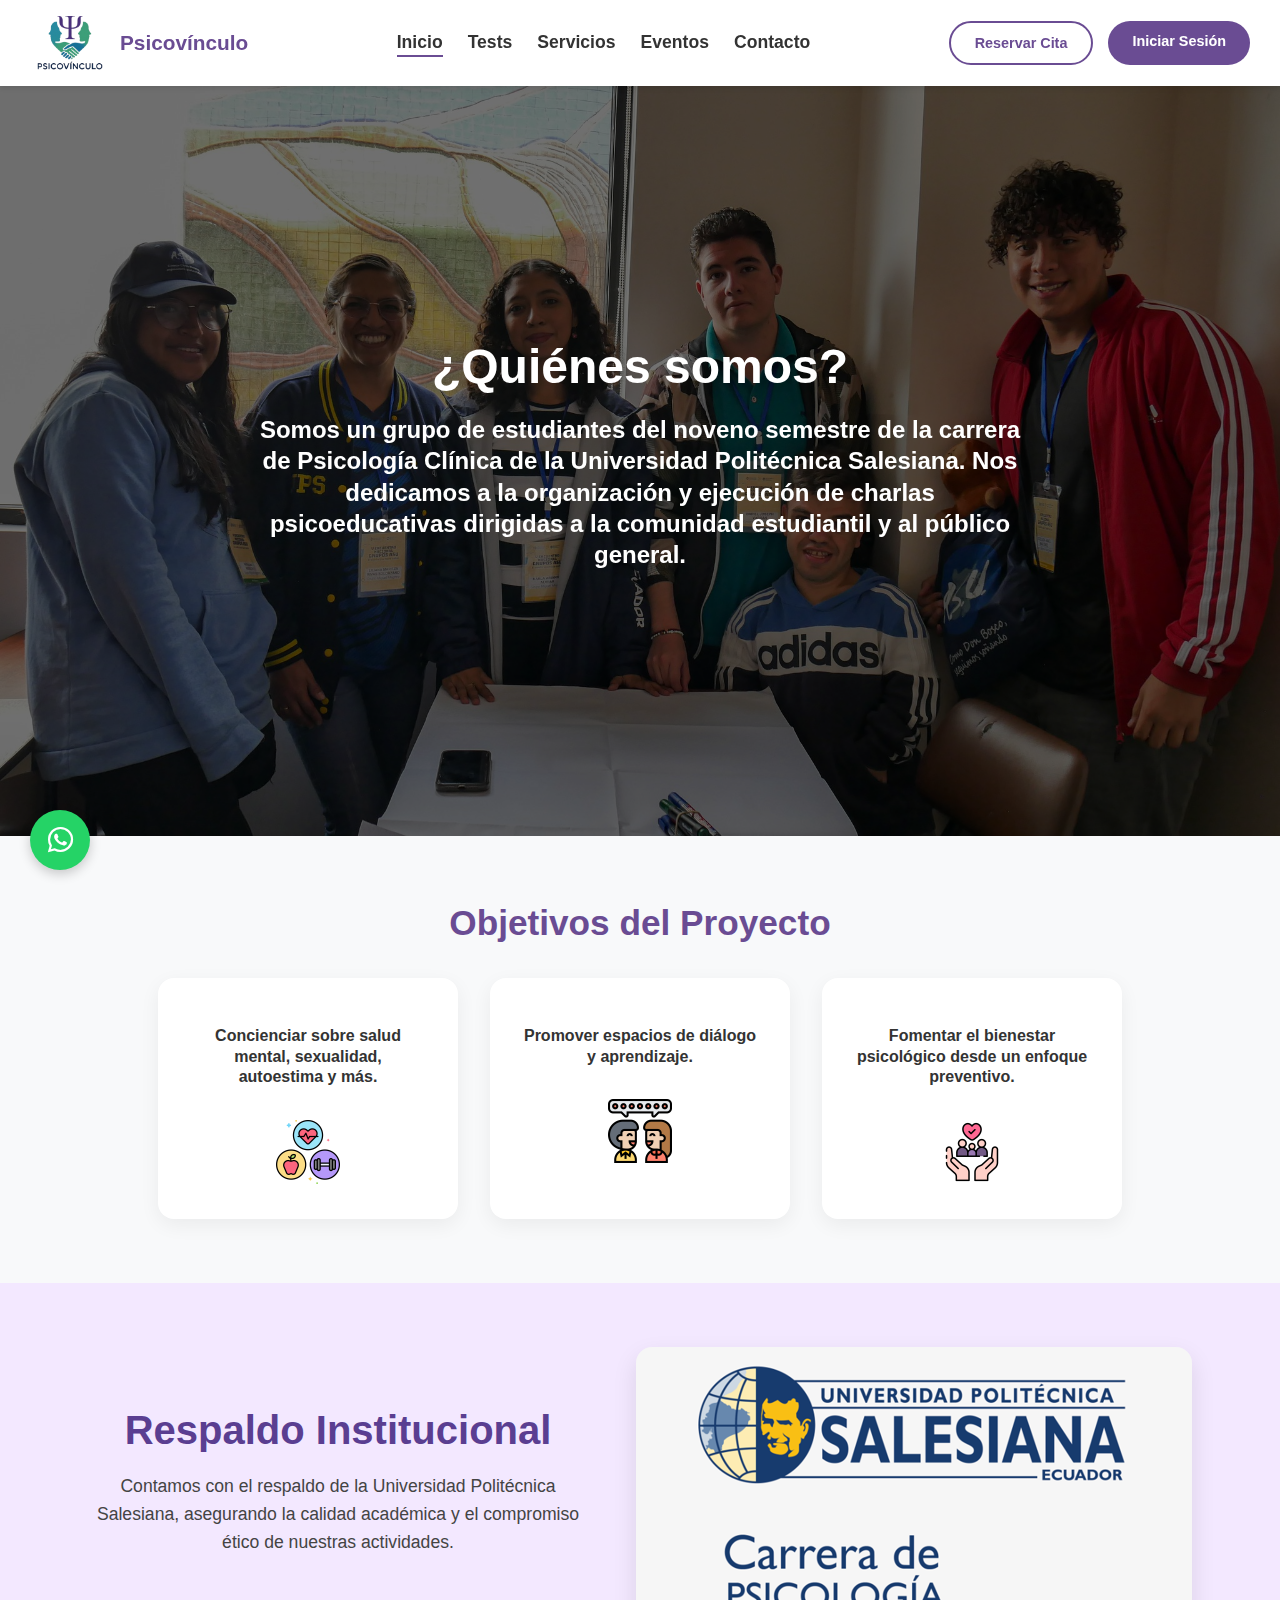
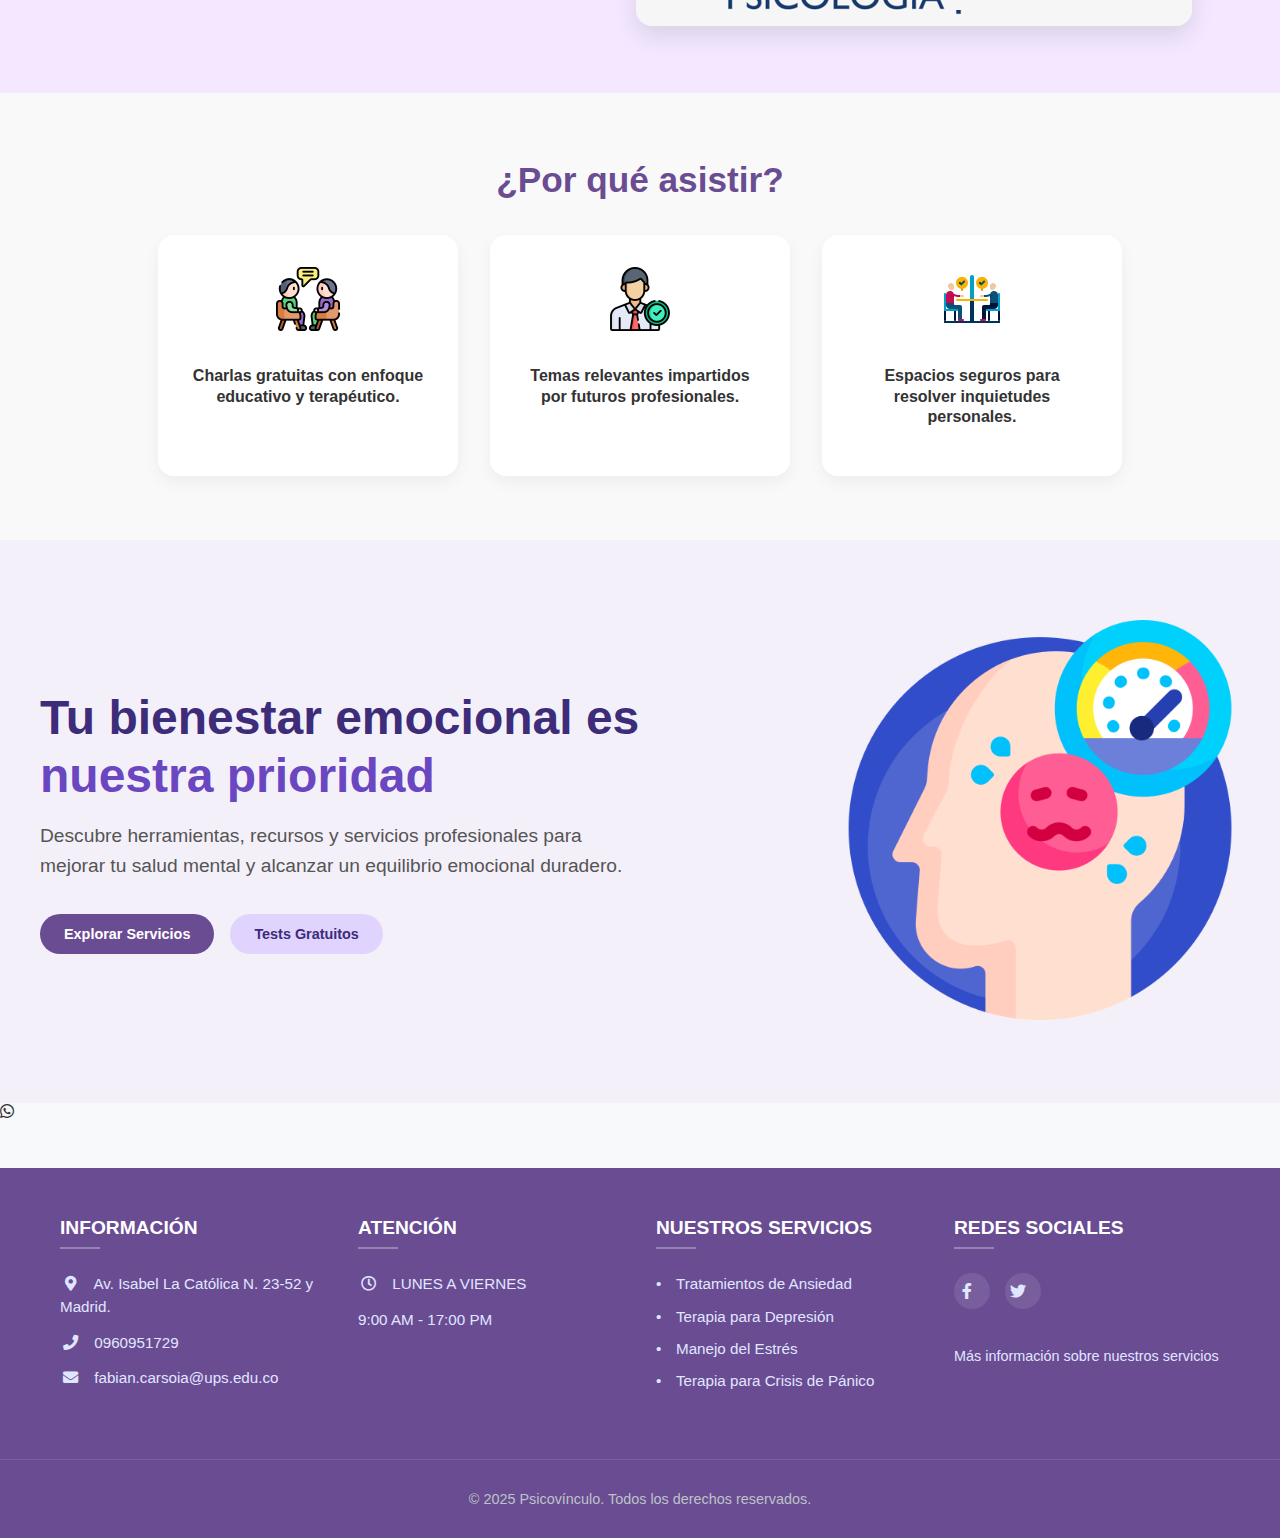
<file: index.html>
<!DOCTYPE html>
<html lang="es">

<head>
  <meta charset="UTF-8" />
  <meta name="viewport" content="width=device-width, initial-scale=1.0" />
  <title>Psivinculo - Servicios Psicológicos</title>
  <link href="css/index.css" rel="stylesheet" />
  <link href="https://fonts.googleapis.com/css2?family=Poppins:wght@300;400;600;700&display=swap" rel="stylesheet">
  <link rel="stylesheet" href="https://cdn.jsdelivr.net/npm/swiper@10/swiper-bundle.min.css" />
  <link rel="stylesheet" href="https://cdnjs.cloudflare.com/ajax/libs/font-awesome/5.15.4/css/all.min.css">
  <script src="https://cdn.jsdelivr.net/npm/swiper@10/swiper-bundle.min.js"></script>
</head>

<body>
  <header class="header">
    <nav class="navbar">
      <div class="logo">
        <img src="imagen/logo.png" alt="Psicovínculo" class="logo-psicovinculo" />
        <span>Psicovínculo</span>
      </div>
      <ul class="menu">
        <li><a class="active" href="#inicio">Inicio</a></li>
        <li><a href="test.html">Tests</a></li>
        <li> <a href="servicios.html">Servicios</a></li>
        <li><a href="eventos.html">Eventos</a></li>
        <li><a href="contacto.html">Contacto</a></li>
      </ul>
      <div class="auth-buttons">
        <a class="btn-outline btn" href="login.php">Reservar Cita</a>
        <a class="btn-primary btn" href="login.php">Iniciar Sesión</a>
      </div>
    </nav>
  </header>

  <section class="gallery-slider">
    <div class="swiper mySwiper">
      <div class="swiper-wrapper">
        <div class="swiper-slide"><img src="imagen/estudiantes.jpg" alt="Galería 1"></div>
        <div class="swiper-slide"><img src="imagen/estudiantes2.jpg" alt="Galería 2"></div>
        <div class="swiper-slide"><img src="imagen/estudiantes3.jpg" alt="Galería 3"></div>
      </div>
    </div>
    <div class="slider-overlay">
      <div class="overlay-content">
        <h2>¿Quiénes somos?</h2>
        <p>
        <h3>Somos un grupo de estudiantes del noveno semestre de la carrera de Psicología Clínica de la Universidad
          Politécnica Salesiana. Nos dedicamos a la organización y ejecución de charlas psicoeducativas dirigidas a la
          comunidad estudiantil y al público general.</h3>
        </p>
      </div>
    </div>
  </section>

  <section class="services-section">
    <div class="container">
      <h2 class="section-title" style="text-align: center;">Objetivos del Proyecto</h2>
      <div class="card-grid">
        <div class="info-card objetivo-card objetivo-1">
          <p>
          <h4>Concienciar sobre salud mental, sexualidad, autoestima y más.</h4>
          </p>
          <img src="imagen/estilo-de-vida-saludable.png" alt="Saludable" class="icon-img">
        </div>
        <div class="info-card objetivo-card objetivo-2">
          <p>
          <h4>Promover espacios de diálogo y aprendizaje.</h4>
          </p>
          <img src="imagen/dialogo.png" alt="Diálogo" class="icon-img">
        </div>
        <div class="info-card objetivo-card objetivo-3">
          <p>
          <h4>Fomentar el bienestar psicológico desde un enfoque preventivo.</h4>
          </p>
          <img src="imagen/secundario.png" alt="Bienestar" class="icon-img">
        </div>
      </div>
    </div>
  </section>


  <section class="respaldo-section">
    <div class="respaldo-container">
      <div class="respaldo-texto">
        <h2>Respaldo Institucional</h2>
        <p>Contamos con el respaldo de la Universidad Politécnica Salesiana, asegurando la calidad académica y el
          compromiso ético de nuestras actividades.</p>
      </div>
      <div class="respaldo-imagen">
        <img src="imagen/salesiana2.png" alt="Universidad Politécnica Salesiana">
      </div>
    </div>
  </section>



  <section class="porque-asistir-section">
    <div class="container">
      <h2 class="section-title">¿Por qué asistir?</h2>
      <div class="asistir-grid">
        <div class="asistir-card">
          <img src="imagen/terapia.png" alt="Terapia educativa">
          <p>
          <h4>Charlas gratuitas con enfoque educativo y terapéutico.</h4>
          </p>
        </div>
        <div class="asistir-card">
          <img src="imagen/profesional.png" alt="Profesionales">
          <p>
          <h4>Temas relevantes impartidos por futuros profesionales.</h4>
          </p>
        </div>
        <div class="asistir-card">
          <img src="imagen/espacio_seguro.png" alt="Espacio seguro">
          <p>
          <h4>Espacios seguros para resolver inquietudes personales.</h4>
          </p>
        </div>
      </div>
    </div>
  </section>

  <section class="hero" id="inicio">
    <div class="hero-container">
      <div class="hero-text">
        <h1>Tu bienestar emocional es<br><span>nuestra prioridad</span></h1>
        <p>Descubre herramientas, recursos y servicios profesionales para mejorar tu salud mental y alcanzar un
          equilibrio emocional duradero.</p>
        <div class="hero-buttons">
          <a class="btn btn-primary" href="#servicios.html">Explorar Servicios</a>
          <a class="btn btn-secondary" href="#tests.html">Tests Gratuitos</a>
        </div>
      </div>
      <div class="hero-image">
        <img src="imagen/bienestar_emocional.png" alt="Bienestar emocional">
      </div>
    </div>
  </section>

  <a class="whatsapp-btn" href="https://wa.me/593978123456">
    <i class="fab fa-whatsapp"></i>
  </a>

  <footer class="footer">
    <div class="footer-container">
        <div class="footer-section">
            <h3>INFORMACIÓN</h3>
            <p><i class="fas fa-map-marker-alt"></i> Av. Isabel La Católica N. 23-52 y Madrid.</p>
            <p><i class="fas fa-phone"></i> <a href="tel:0960951729">0960951729</a></p>
            <p><i class="fas fa-envelope"></i> <a href="mailto:fabian.carsoia@ups.edu.co">fabian.carsoia@ups.edu.co</a></p>
        </div>
        
        <div class="footer-section">
            <h3>ATENCIÓN</h3>
            <p><i class="far fa-clock"></i> LUNES A VIERNES</p>
            <p>9:00 AM - 17:00 PM</p>
        </div>
        
        <div class="footer-section">
            <h3>NUESTROS SERVICIOS</h3>
            <ul class="services-list">
                <li>Tratamientos de Ansiedad</li>
                <li>Terapia para Depresión</li>
                <li>Manejo del Estrés</li>
                <li>Terapia para Crisis de Pánico</li>
            </ul>
        </div>
        
        <div class="footer-section">
            <h3>REDES SOCIALES</h3>
            <div class="social-icons">
                <a href="#" class="social-icon"><i class="fab fa-facebook-f"></i></a>
                <a href="#" class="social-icon"><i class="fab fa-twitter"></i></a>
            </div>
            <div class="footer-link">
                <a href="servicios.html" target="_blank">
                    Más información sobre nuestros servicios
                </a>
            </div>
        </div>
    </div>
    
    <div class="footer-bottom">
        <p>&copy; 2025 Psicovínculo. Todos los derechos reservados.</p>
    </div>

    <!-- Botón flotante de WhatsApp -->
    <a href="https://wa.me/593960951729" class="whatsapp-float" target="_blank">
        <i class="fab fa-whatsapp whatsapp-icon"></i>
    </a>
</footer>
</body>
</html>
</file>
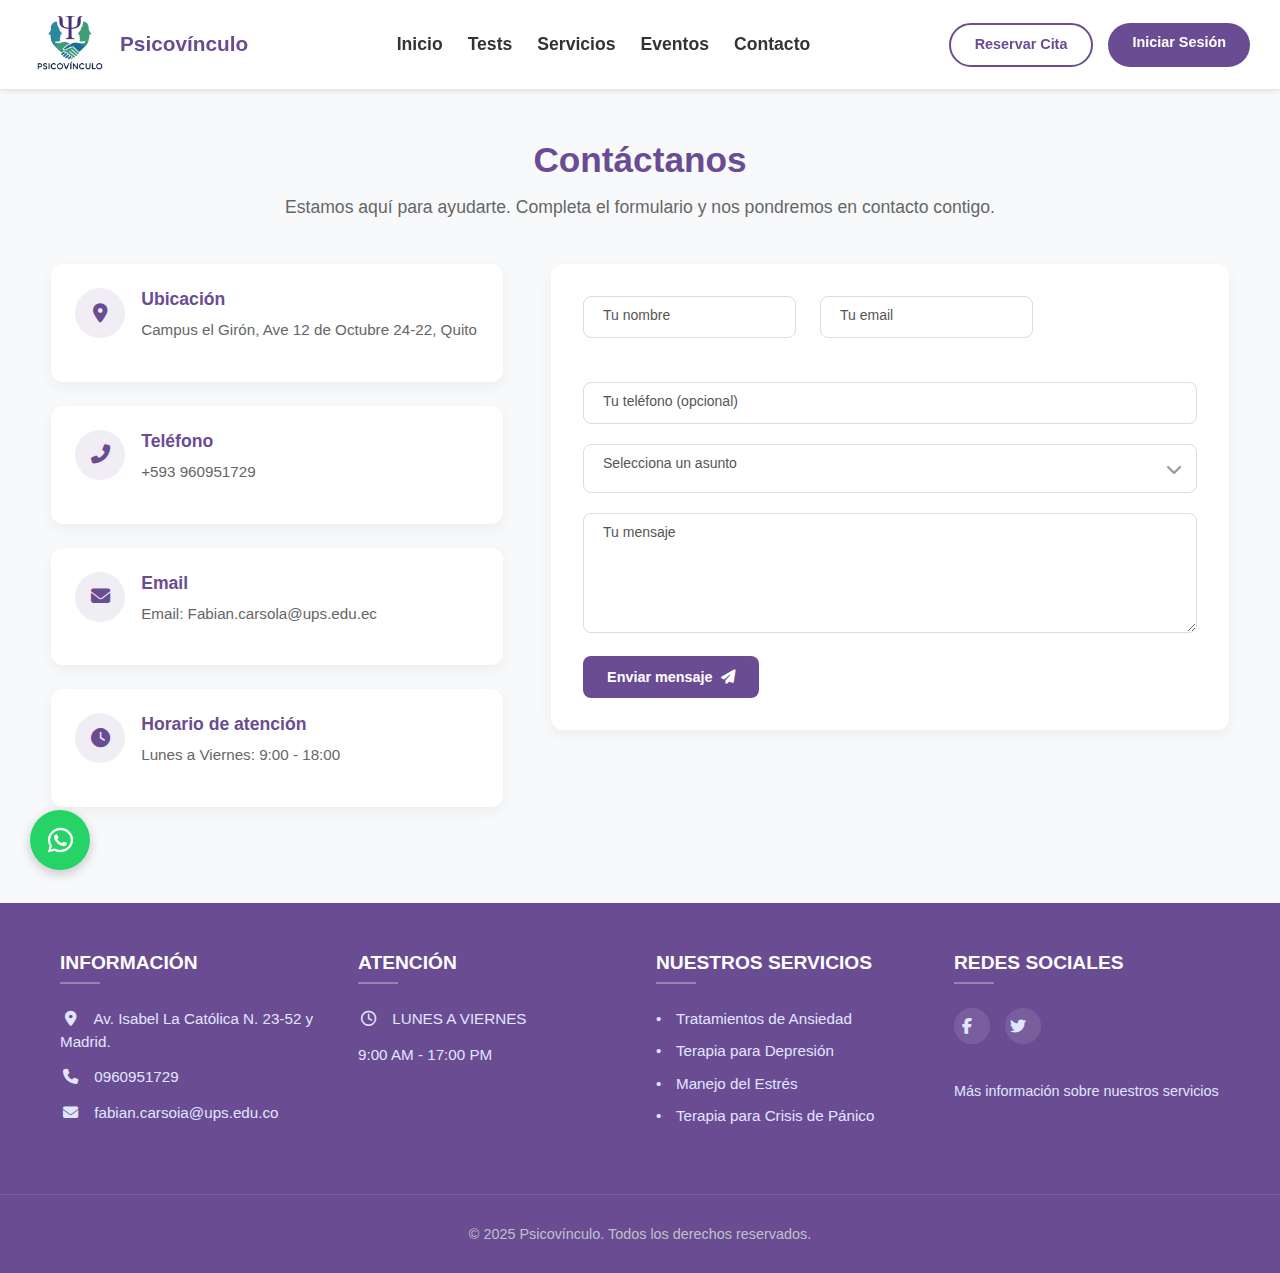
<file: contacto.html>
<!DOCTYPE html>
<html lang="es">

<head>
  <meta charset="UTF-8">
  <meta name="viewport" content="width=device-width, initial-scale=1.0">
  <title>Psivinculo - Servicios Psicológicos</title>
  <link rel="stylesheet" href="css/contacto.css">
  <link rel="stylesheet" href="https://cdnjs.cloudflare.com/ajax/libs/font-awesome/6.4.0/css/all.min.css">
  <link href="https://fonts.googleapis.com/css2?family=Montserrat:wght@300;400;500;600;700&display=swap"
    rel="stylesheet">
</head>

<body>
  <!-- Header -->
  <header class="header">
    <nav class="navbar">
      <div class="logo">
        <a href="index.html" class="logo-link">
          <img src="imagen/logo.png" class="logo-psicovinculo" alt="Psicovínculo">
        </a>
        <span>Psicovínculo</span>
      </div>
      <ul class="menu">
        <li><a href="index.html">Inicio</a></li>
        <li><a href="test.html">Tests</a></li>
        <li> <a href="servicios.html">Servicios</a></li>
        <li><a href="eventos.html">Eventos</a></li>
        <li><a href="contacto.html">Contacto</a></li>
      </ul>
      <div class="auth-buttons">
        <a class="btn-outline btn" href="login.html">Reservar Cita</a>
        <a class="btn-primary btn" href="login.html">Iniciar Sesión</a>
      </div>
    </nav>
  </header>
  <!-- Contact Section -->
  <section class="contact-section" id="contacto">
    <div class="container">
      <div class="section-header">
        <h2 class="section-title">Contáctanos</h2>
        <p class="section-subtitle">Estamos aquí para ayudarte. Completa el formulario y nos pondremos en contacto
          contigo.</p>
      </div>
      <div class="contact-container">
        <div class="contact-info">
          <div class="info-card">
            <div class="info-icon">
              <i class="fas fa-map-marker-alt"></i>
            </div>
            <div class="info-content">
              <h3>Ubicación</h3>
              <p>Campus el Girón, Ave 12 de Octubre 24-22, Quito</p>
            </div>
          </div>

          <div class="info-card">
            <div class="info-icon">
              <i class="fas fa-phone-alt"></i>
            </div>
            <div class="info-content">
              <h3>Teléfono</h3>
              <p>+593 960951729</p>
            </div>
          </div>
          <div class="info-card">
            <div class="info-icon">
              <i class="fas fa-envelope"></i>
            </div>
            <div class="info-content">
              <h3>Email</h3>
              <p>Email: Fabian.carsola@ups.edu.ec</p>
            </div>
          </div>
          <div class="info-card">
            <div class="info-icon">
              <i class="fas fa-clock"></i>
            </div>
            <div class="info-content">
              <h3>Horario de atención</h3>
              <p>Lunes a Viernes: 9:00 - 18:00</p>
            </div>
          </div>
        </div>
        <div class="contact-form">
          <form action="#" class="modern-form" method="post">
            <div class="form-row">
              <div class="form-group">
                <input id="nombre" name="nombre" placeholder=" " required type="text" />
                <label for="nombre">Tu nombre</label>
              </div>
              <div class="form-group">
                <input id="email" name="email" placeholder=" " required type="email" />
                <label for="email">Tu email</label>
              </div>
            </div>

            <div class="form-group">
              <input id="telefono" name="telefono" placeholder=" " type="tel" />
              <label for="telefono">Tu teléfono (opcional)</label>
            </div>

            <div class="form-group select-wrapper">
              <select id="asunto" name="asunto" required>
                <option disabled selected value=""></option>
                <option value="consulta">Consulta general</option>
                <option value="cita">Solicitar cita</option>
                <option value="evento">Información sobre eventos</option>
                <option value="otro">Otro</option>
              </select>
              <label for="asunto">Selecciona un asunto</label>
            </div>

            <div class="form-group">
              <textarea id="mensaje" name="mensaje" placeholder=" " required></textarea>
              <label for="mensaje">Tu mensaje</label>
            </div>
            <button class="btn btn-primary btn-submit" type="submit">
              <span>Enviar mensaje</span>
              <i class="fas fa-paper-plane"></i>
            </button>
          </form>
        </div>
      </div>
    </div>
  </section>

  </div>
  </section>

  <!-- Footer -->
  <footer class="footer">
    <div class="footer-container">
        <div class="footer-section">
            <h3>INFORMACIÓN</h3>
            <p><i class="fas fa-map-marker-alt"></i> Av. Isabel La Católica N. 23-52 y Madrid.</p>
            <p><i class="fas fa-phone"></i> <a href="tel:0960951729">0960951729</a></p>
            <p><i class="fas fa-envelope"></i> <a href="mailto:fabian.carsoia@ups.edu.co">fabian.carsoia@ups.edu.co</a></p>
        </div>
        
        <div class="footer-section">
            <h3>ATENCIÓN</h3>
            <p><i class="far fa-clock"></i> LUNES A VIERNES</p>
            <p>9:00 AM - 17:00 PM</p>
        </div>
        
        <div class="footer-section">
            <h3>NUESTROS SERVICIOS</h3>
            <ul class="services-list">
                <li>Tratamientos de Ansiedad</li>
                <li>Terapia para Depresión</li>
                <li>Manejo del Estrés</li>
                <li>Terapia para Crisis de Pánico</li>
            </ul>
        </div>
        
        <div class="footer-section">
            <h3>REDES SOCIALES</h3>
            <div class="social-icons">
                <a href="#" class="social-icon"><i class="fab fa-facebook-f"></i></a>
                <a href="#" class="social-icon"><i class="fab fa-twitter"></i></a>
            </div>
            <div class="footer-link">
                <a href="servicios.html" target="_blank">
                    Más información sobre nuestros servicios
                </a>
            </div>
        </div>
    </div>
    
    <div class="footer-bottom">
        <p>&copy; 2025 Psicovínculo. Todos los derechos reservados.</p>
    </div>

    <!-- Botón flotante de WhatsApp -->
    <a href="https://wa.me/593960951729" class="whatsapp-float" target="_blank">
        <i class="fab fa-whatsapp whatsapp-icon"></i>
    </a>
</footer>
</body>

</html>
</file>
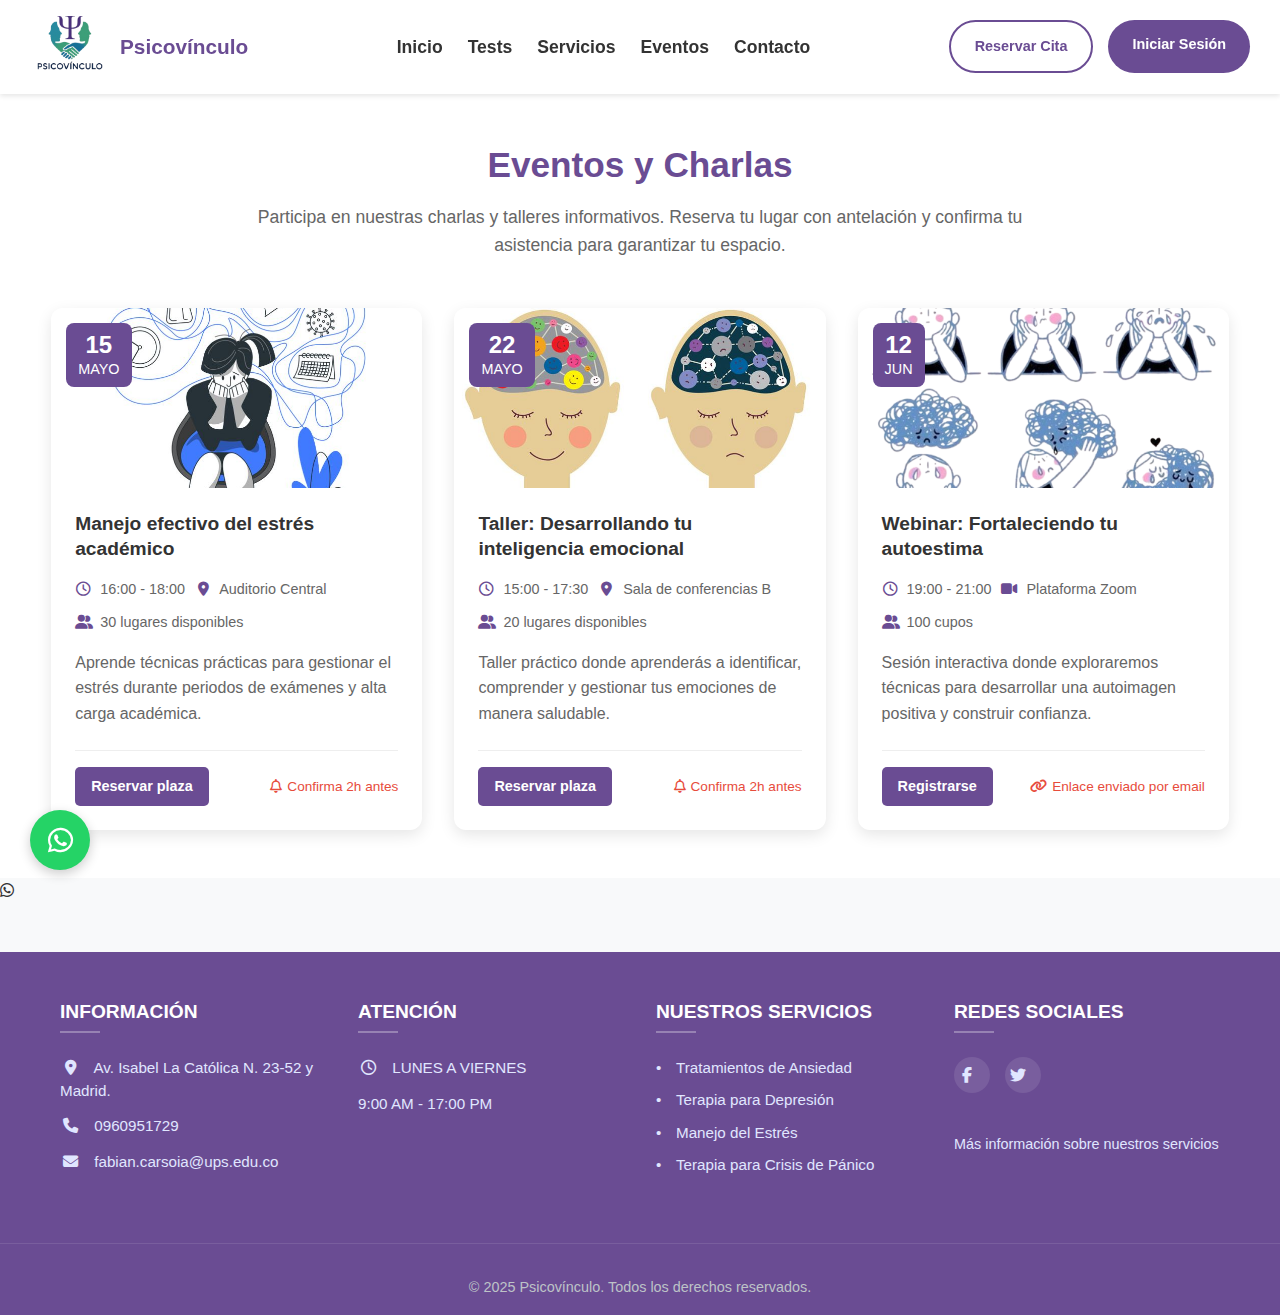
<file: eventos.html>
<!DOCTYPE html>
<html lang="es">

<head>
    <meta charset="UTF-8">
    <meta name="viewport" content="width=device-width, initial-scale=1.0">
    <title>Psivinculo - Servicios Psicológicos</title>
    <link rel="stylesheet" href="css/eventos.css">
    <link rel="stylesheet" href="https://cdnjs.cloudflare.com/ajax/libs/font-awesome/6.4.0/css/all.min.css">
    <link href="https://fonts.googleapis.com/css2?family=Montserrat:wght@300;400;500;600;700&display=swap"
        rel="stylesheet">
</head>

<body>
    <!-- Header -->
    <header class="header">
        <nav class="navbar">
            <div class="logo">
                <a href="index.html" class="logo-link">
                    <img src="imagen/logo.png" class="logo-psicovinculo" alt="Psicovínculo">
                </a>
                <span>Psicovínculo</span>
            </div>
            <ul class="menu">
                <li><a href="index.html">Inicio</a></li>
                <li><a href="test.html">Tests</a></li>
                <li> <a href="servicios.html">Servicios</a></li>
                <li><a href="eventos.html">Eventos</a></li>
                <li><a href="contacto.html">Contacto</a></li>
            </ul>
            <div class="auth-buttons">
                <a class="btn-outline btn" href="login.html">Reservar Cita</a>
                <a class="btn-primary btn" href="login.html">Iniciar Sesión</a>
            </div>
        </nav>
    </header>

    <!-- Events Registration Section -->
    <section class="eventos-section" id="eventos">
        <div class="container">
            <div class="section-header">
                <h2 class="section-title">Eventos y Charlas</h2>
                <p class="section-subtitle">Participa en nuestras charlas y talleres informativos. Reserva tu lugar con
                    antelación y confirma tu asistencia para garantizar tu espacio.</p>
            </div>
            <div class="eventos-container">
                <div class="evento-card">
                    <div class="evento-imagen">
                        <img alt="Charla sobre manejo de estrés" src="imagen/charla_estres.jpg" />
                        <div class="evento-fecha">
                            <span class="dia">15</span>
                            <span class="mes">Mayo</span>
                        </div>
                    </div>
                    <div class="evento-info">
                        <h3>Manejo efectivo del estrés académico</h3>
                        <div class="evento-detalles">
                            <span><i class="far fa-clock"></i> 16:00 - 18:00</span>
                            <span><i class="fas fa-map-marker-alt"></i> Auditorio Central</span>
                            <span><i class="fas fa-user-friends"></i> 30 lugares disponibles</span>
                        </div>
                        <p>Aprende técnicas prácticas para gestionar el estrés durante periodos de exámenes y alta carga
                            académica.</p>
                        <div class="evento-acciones">
                            <a class="btn" href="reservar-evento.html">Reservar plaza</a>
                            <span class="recordatorio"><i class="far fa-bell"></i> Confirma 2h antes</span>
                        </div>
                    </div>
                </div>
                <div class="evento-card">
                    <div class="evento-imagen">
                        <img alt="Taller de inteligencia emocional" src="imagen/inteligencia_emocional.jpg" />
                        <div class="evento-fecha">
                            <span class="dia">22</span>
                            <span class="mes">Mayo</span>
                        </div>
                    </div>
                    <div class="evento-info">
                        <h3>Taller: Desarrollando tu inteligencia emocional</h3>
                        <div class="evento-detalles">
                            <span><i class="far fa-clock"></i> 15:00 - 17:30</span>
                            <span><i class="fas fa-map-marker-alt"></i> Sala de conferencias B</span>
                            <span><i class="fas fa-user-friends"></i> 20 lugares disponibles</span>
                        </div>
                        <p>Taller práctico donde aprenderás a identificar, comprender y gestionar tus emociones de
                            manera saludable.</p>
                        <div class="evento-acciones">
                            <a class="btn" href="reservar-evento.html">Reservar plaza</a>
                            <span class="recordatorio"><i class="far fa-bell"></i> Confirma 2h antes</span>
                        </div>
                    </div>
                </div>
                <div class="evento-card">
                    <div class="evento-imagen">
                        <img alt="Webinar sobre autoestima" src="imagen/autoestima.png" />
                        <div class="evento-fecha">
                            <span class="dia">12</span>
                            <span class="mes">Jun</span>
                        </div>
                        <span class="evento-online">Online</span>
                    </div>
                    <div class="evento-info">
                        <h3>Webinar: Fortaleciendo tu autoestima</h3>
                        <div class="evento-detalles">
                            <span><i class="far fa-clock"></i> 19:00 - 21:00</span>
                            <span><i class="fas fa-video"></i> Plataforma Zoom</span>
                            <span><i class="fas fa-user-friends"></i> 100 cupos</span>
                        </div>
                        <p>Sesión interactiva donde exploraremos técnicas para desarrollar una autoimagen positiva y
                            construir confianza.</p>
                        <div class="evento-acciones">
                            <a class="btn" href="reservar-evento.html">Registrarse</a>
                            <span class="recordatorio"><i class="fas fa-link"></i> Enlace enviado por email</span>
                        </div>
                    </div>
                </div>
            </div>
        </div>
    </section>


    <!-- WhatsApp Button -->
    <a href="https://wa.me/593978123456" class="whatsapp-btn">
        <i class="fab fa-whatsapp"></i>
    </a>

    <!-- Footer -->
  <footer class="footer">
    <div class="footer-container">
        <div class="footer-section">
            <h3>INFORMACIÓN</h3>
            <p><i class="fas fa-map-marker-alt"></i> Av. Isabel La Católica N. 23-52 y Madrid.</p>
            <p><i class="fas fa-phone"></i> <a href="tel:0960951729">0960951729</a></p>
            <p><i class="fas fa-envelope"></i> <a href="mailto:fabian.carsoia@ups.edu.co">fabian.carsoia@ups.edu.co</a></p>
        </div>
        
        <div class="footer-section">
            <h3>ATENCIÓN</h3>
            <p><i class="far fa-clock"></i> LUNES A VIERNES</p>
            <p>9:00 AM - 17:00 PM</p>
        </div>
        
        <div class="footer-section">
            <h3>NUESTROS SERVICIOS</h3>
            <ul class="services-list">
                <li>Tratamientos de Ansiedad</li>
                <li>Terapia para Depresión</li>
                <li>Manejo del Estrés</li>
                <li>Terapia para Crisis de Pánico</li>
            </ul>
        </div>
        
        <div class="footer-section">
            <h3>REDES SOCIALES</h3>
            <div class="social-icons">
                <a href="#" class="social-icon"><i class="fab fa-facebook-f"></i></a>
                <a href="#" class="social-icon"><i class="fab fa-twitter"></i></a>
            </div>
            <div class="footer-link">
                <a href="servicios.html" target="_blank">
                    Más información sobre nuestros servicios
                </a>
            </div>
        </div>
    </div>
    
    <div class="footer-bottom">
        <p>&copy; 2025 Psicovínculo. Todos los derechos reservados.</p>
    </div>

    <!-- Botón flotante de WhatsApp -->
    <a href="https://wa.me/593960951729" class="whatsapp-float" target="_blank">
        <i class="fab fa-whatsapp whatsapp-icon"></i>
    </a>
</footer>
</body>
</html>
</file>
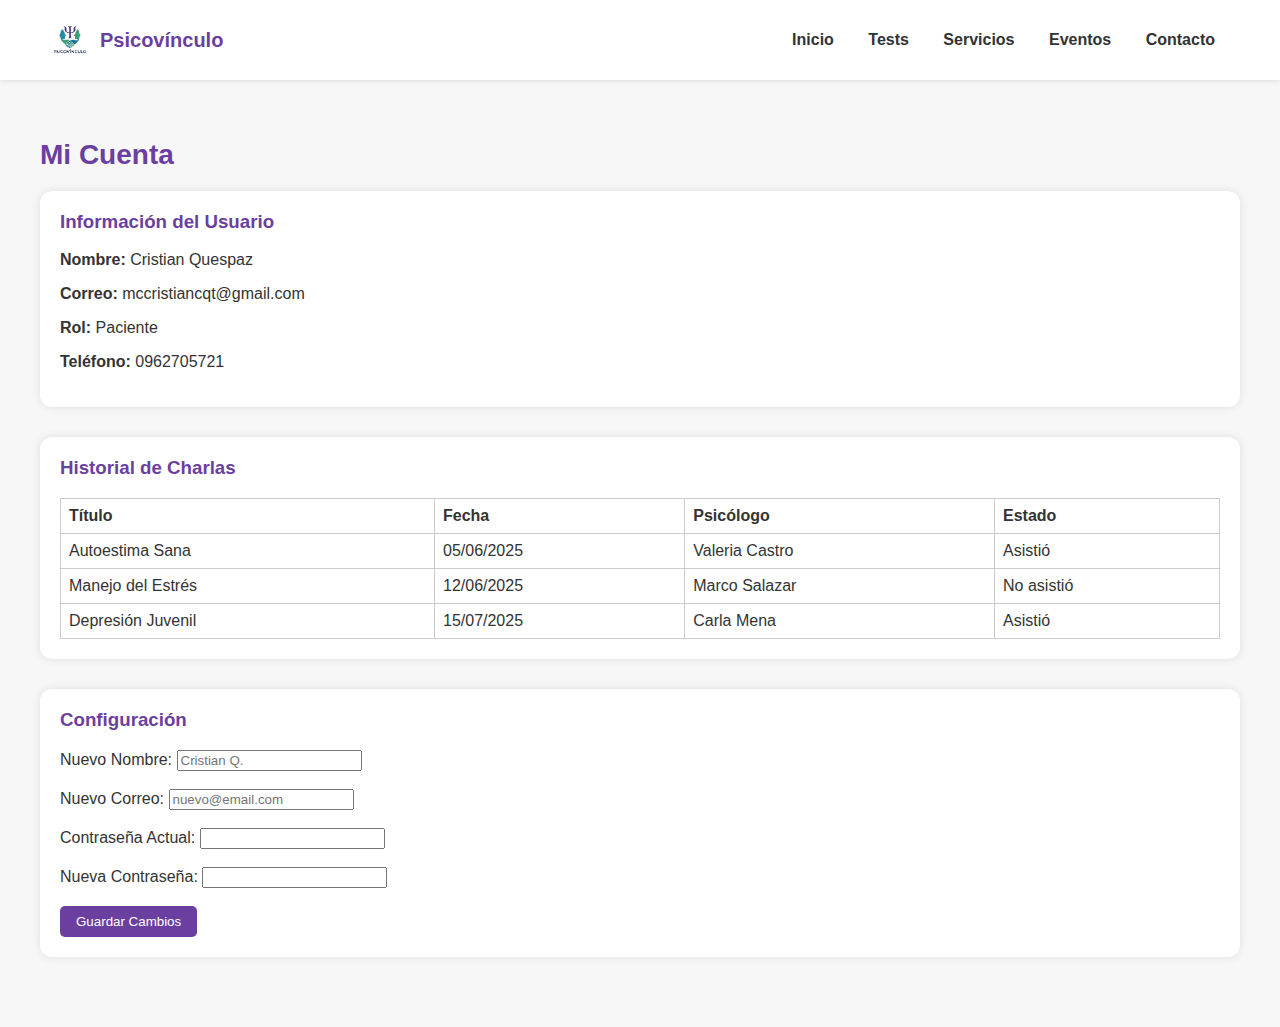
<file: prueba.html>
<!DOCTYPE html>
<html lang="es">
<head>
  <meta charset="UTF-8">
  <title>Mi Cuenta - Psicovínculo</title>
  <style>
    body { margin: 0; font-family: 'Segoe UI', sans-serif; background: #f7f7f7; color: #333; }
    header { background: white; padding: 20px 50px; display: flex; align-items: center; justify-content: space-between; box-shadow: 0 1px 5px rgba(0,0,0,0.1); }
    header img { height: 40px; }
    header nav a { margin: 0 15px; text-decoration: none; color: #333; font-weight: bold; }
    .contenedor { padding: 40px; }
    .titulo { font-size: 28px; margin-bottom: 20px; color: #6b3fa0; }
    .perfil-box, .historial-box, .config-box { background: white; padding: 20px; border-radius: 12px; box-shadow: 0 0 10px rgba(0,0,0,0.1); margin-bottom: 30px; }
    .perfil-box h3, .historial-box h3, .config-box h3 { color: #6b3fa0; margin-top: 0; }
    table { width: 100%; border-collapse: collapse; margin-top: 10px; }
    table, th, td { border: 1px solid #ccc; }
    th, td { padding: 8px; text-align: left; }
    .boton { padding: 8px 16px; background: #6b3fa0; color: white; border: none; border-radius: 5px; cursor: pointer; }
  </style>
</head>
<body>
  <header>
    <div style="display:flex; align-items:center;">
      <img src="imagen/logo.png" alt="Logo Psicovínculo">
      <span style="margin-left:10px; font-size: 20px; color: #6b3fa0; font-weight: bold;">Psicovínculo</span>
    </div>
    <nav>
      <a href="#">Inicio</a>
      <a href="#">Tests</a>
      <a href="#">Servicios</a>
      <a href="#">Eventos</a>
      <a href="#">Contacto</a>
    </nav>
  </header>

  <div class="contenedor">
    <h1 class="titulo">Mi Cuenta</h1>

    <div class="perfil-box">
      <h3>Información del Usuario</h3>
      <p><strong>Nombre:</strong> Cristian Quespaz</p>
      <p><strong>Correo:</strong> mccristiancqt@gmail.com</p>
      <p><strong>Rol:</strong> Paciente</p>
      <p><strong>Teléfono:</strong> 0962705721</p>
    </div>

    <div class="historial-box">
      <h3>Historial de Charlas</h3>
      <table>
        <thead>
          <tr>
            <th>Título</th>
            <th>Fecha</th>
            <th>Psicólogo</th>
            <th>Estado</th>
          </tr>
        </thead>
        <tbody>
          <tr><td>Autoestima Sana</td><td>05/06/2025</td><td>Valeria Castro</td><td>Asistió</td></tr>
          <tr><td>Manejo del Estrés</td><td>12/06/2025</td><td>Marco Salazar</td><td>No asistió</td></tr>
          <tr><td>Depresión Juvenil</td><td>15/07/2025</td><td>Carla Mena</td><td>Asistió</td></tr>
        </tbody>
      </table>
    </div>

    <div class="config-box">
      <h3>Configuración</h3>
      <form>
        <label>Nuevo Nombre: <input type="text" placeholder="Cristian Q." /></label><br><br>
        <label>Nuevo Correo: <input type="email" placeholder="nuevo@email.com" /></label><br><br>
        <label>Contraseña Actual: <input type="password" /></label><br><br>
        <label>Nueva Contraseña: <input type="password" /></label><br><br>
        <button class="boton">Guardar Cambios</button>
      </form>
    </div>
  </div>
</body>
</html>
</file>
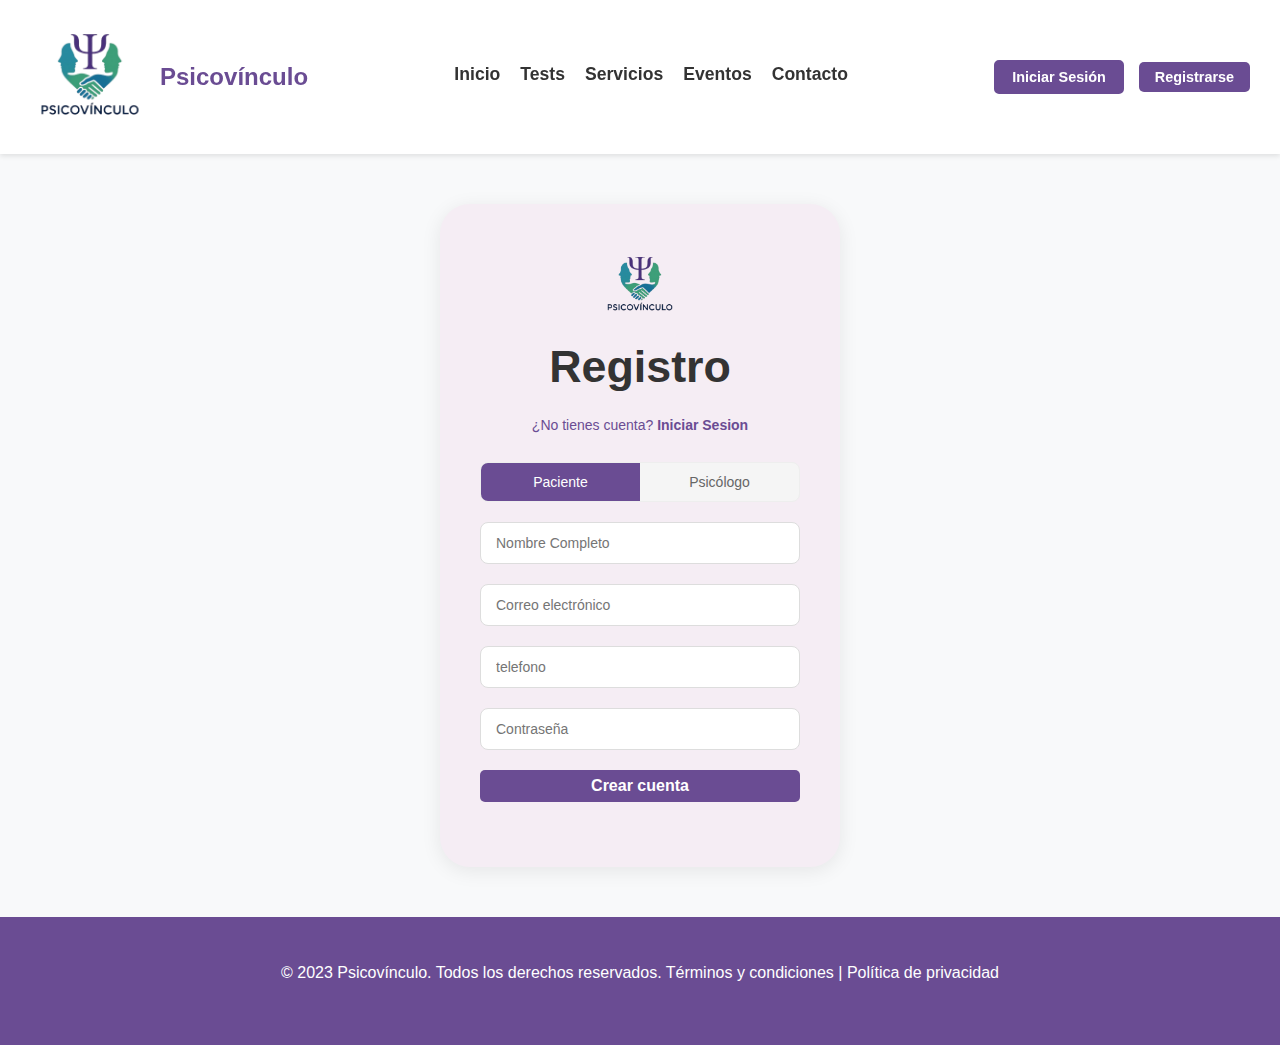
<file: registro.html>
<!DOCTYPE html>
<html lang="es">

<head>
    <meta charset="UTF-8">
    <meta name="viewport" content="width=device-width, initial-scale=1.0">
    <title>Iniciar sesión - Psicovínculo</title>
    <link rel="stylesheet" href="styles.css">
    <link rel="stylesheet" href="https://cdnjs.cloudflare.com/ajax/libs/font-awesome/6.0.0/css/all.min.css">


</head>

<body>
    <!-- Barra de navegación -->
    <header class="header">
        <nav class="navbar">
            <div class="logo">
                <a href="index.html" class="logo-link">
                    <img src="imagen/logo.png" class="logo-img" alt="Psicovínculo">
                </a>
                <span>Psicovínculo</span>
            </div>
            <ul class="menu">
                <a href="index.html">Inicio</a>
                <li><a href="#">Tests</a></li>
                <li><a href="#">Servicios</a></li>
                <li><a href="#">Eventos</a></li>
                <li><a href="#">Contacto</a></li>
            </ul>
            <div class="auth-buttons">
                <a href="login.html" class="btn-outline btn">Iniciar Sesión</a>
                <a href="registro.html" class="btn-primary btn">Registrarse</a>
            </div>
        </nav>
    </header>

    <!-- Contenedor de login -->
    <div class="login-container">
        <div class="login-logo">
            <img src="imagen/logo.png" alt="Psicovínculo">
            <h1>Registro</h1>
            <p class="switch-text">¿No tienes cuenta? <a href="login.html">Iniciar Sesion</a></p>
        </div>

        <!-- Selector de tipo de usuario -->
        <div class="user-type-selector">
            <div class="user-type active" data-type="paciente">Paciente</div>
            <div class="user-type" data-type="psicologo">Psicólogo</div>
        </div>

        <form id="loginForm" action="procesar-login.php" method="post">
            <!-- Campo oculto para tipo de usuario -->
            <input type="hidden" name="user_type" id="userType" value="paciente">

            <div class="form-group">
                <input type="nombre_completo" id="nombre_completo" name="nombre_completo" placeholder="Nombre Completo"
                    required>
            </div>

            <div class="form-group">
                <input type="email" id="email" name="email" placeholder="Correo electrónico" required>
            </div>

            <div class="form-group">
                <input type="telefono" id="telefono" name="telefono" placeholder="telefono" required>
            </div>


            <div class="form-group">
                <input type="password" id="password" name="password" placeholder="Contraseña" required>
            </div>

             <!-- Botón secundario -->
             <a href="login.html" class="btn btn-login">Crear cuenta</a>


        
        </form>
    </div>

    <footer class="footer">
        <p>© 2023 Psicovínculo. Todos los derechos reservados. <a href="#">Términos y condiciones</a> | <a
                href="#">Política de privacidad</a></p>
    </footer>

    <script>
        // Manejar selección de tipo de usuario
        document.querySelectorAll('.user-type').forEach(type => {
            type.addEventListener('click', function () {
                // Remover clase active de todos
                document.querySelectorAll('.user-type').forEach(t => {
                    t.classList.remove('active');
                });

                // Agregar clase active al seleccionado
                this.classList.add('active');

                // Actualizar campo oculto
                document.getElementById('userType').value = this.dataset.type;

                // Cambiar texto del botón según tipo de usuario
                const btnLogin = document.querySelector('.btn-login');
                if (this.dataset.type === 'psicologo') {
                    btnLogin.textContent = 'Ingresar como Psicólogo';
                } else {
                    btnLogin.textContent = 'Ingresar';
                }
            });
        });
    </script>
</body>

</html>
</file>
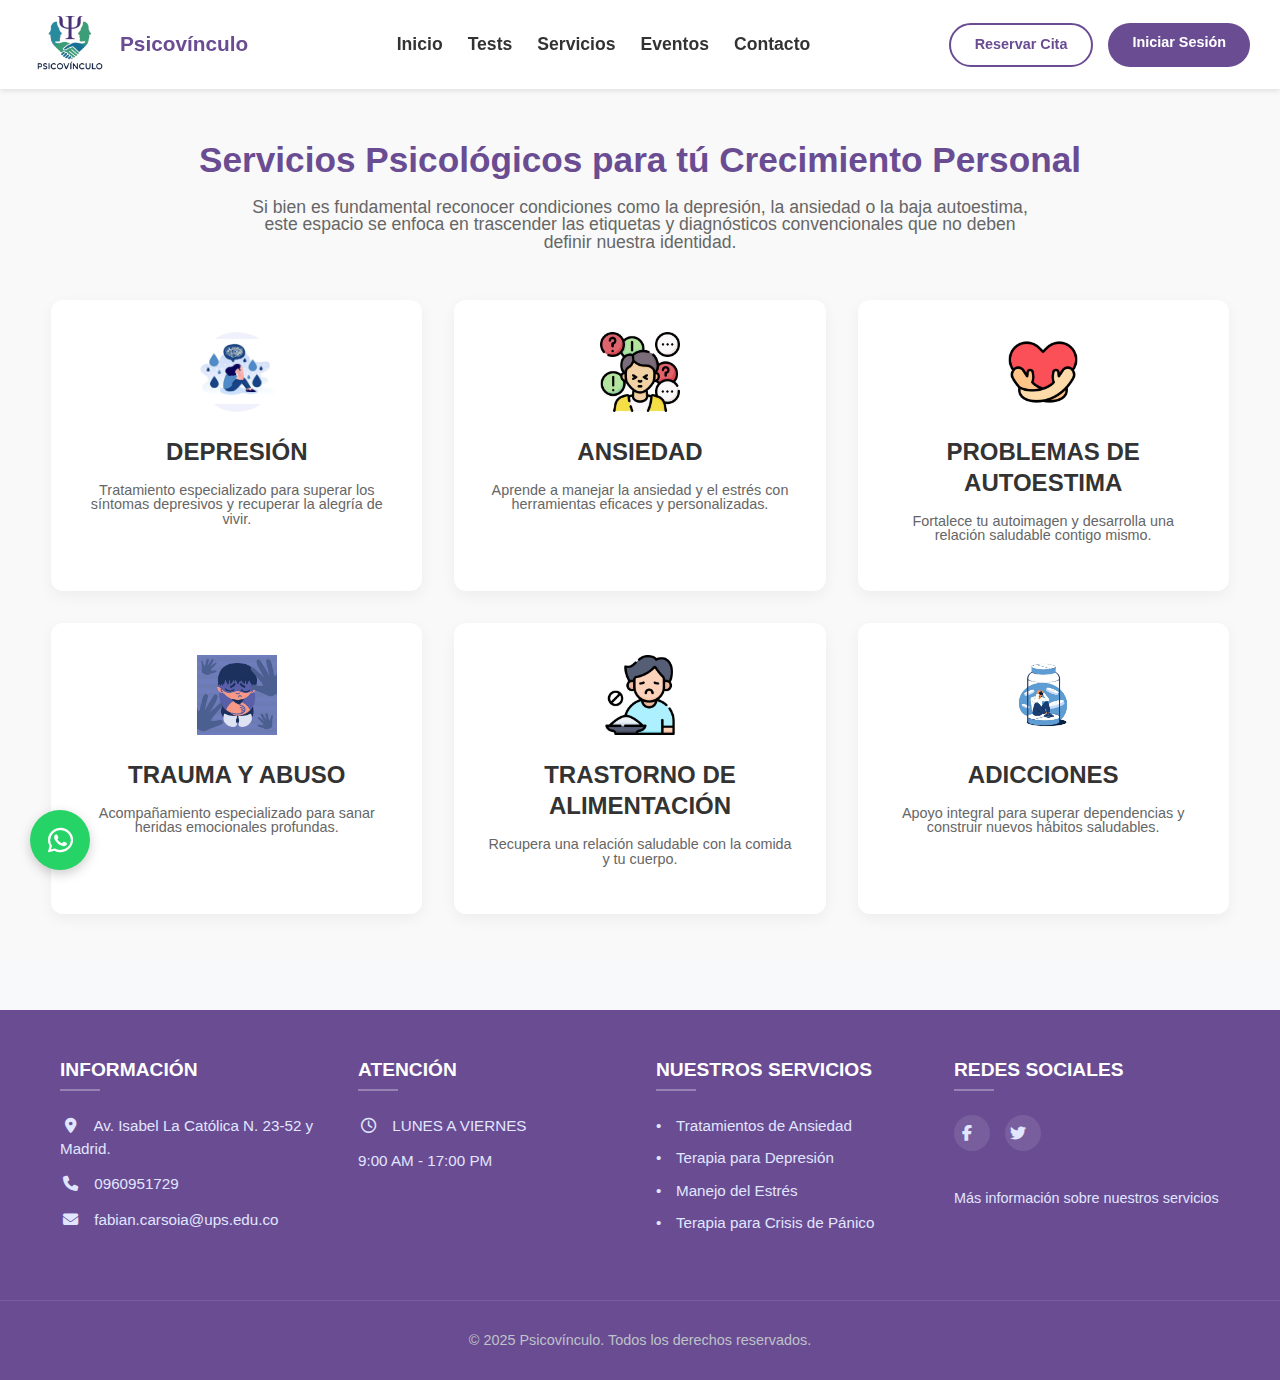
<file: servicios.html>
<!DOCTYPE html>
<html lang="es">

<head>
    <meta charset="UTF-8">
    <meta name="viewport" content="width=device-width, initial-scale=1.0">
    <title>Psicovínculo - Servicios Psicológicos</title>
    <link rel="stylesheet" href="css/servicio.css">
    <link rel="stylesheet" href="https://cdnjs.cloudflare.com/ajax/libs/font-awesome/6.4.0/css/all.min.css">
    <link href="https://fonts.googleapis.com/css2?family=Montserrat:wght@300;400;500;600;700&display=swap"
        rel="stylesheet">
</head>

<body>
    <!-- Header -->
    <header class="header">
        <nav class="navbar">
            <div class="logo">
                <a href="index.html" class="logo-link">
                    <img src="imagen/logo.png" class="logo-psicovinculo" alt="Psicovínculo">
                </a>
                <span>Psicovínculo</span>
            </div>
            <ul class="menu">
                <li><a href="index.html">Inicio</a></li>
                <li><a href="test.html">Tests</a></li>
                <li> <a href="servicios.html">Servicios</a></li>
                <li><a href="eventos.html">Eventos</a></li>
                <li><a href="contacto.html">Contacto</a></li>
            </ul>
            <div class="auth-buttons">
                <a class="btn-outline btn" href="login.html">Reservar Cita</a>
                <a class="btn-primary btn" href="login.html">Iniciar Sesión</a>
            </div>
        </nav>
    </header>

    <!-- Services Section -->
    <section class="services-section" id="servicios">
        <div class="container">
            <div class="section-header">
                <h2 class="section-title">Servicios Psicológicos para tú Crecimiento Personal</h2>
                <p class="section-subtitle">
                    Si bien es fundamental reconocer condiciones como la depresión, la ansiedad o la baja autoestima,
                    este espacio se enfoca en trascender las etiquetas y diagnósticos convencionales que no deben
                    definir nuestra identidad.
                </p>
            </div>
            <div class="services-container">
                <a class="service-card" href="servicio-depresion.html">
                    <div class="service-icon">
                        <img alt="Icono de depresión" src="imagen/depresion.jpg" />
                    </div>
                    <h3>DEPRESIÓN</h3>
                    <p>Tratamiento especializado para superar los síntomas depresivos y recuperar la alegría de vivir.
                    </p>
                </a>
                <a class="service-card" href="servicio-ansiedad.html">
                    <div class="service-icon">
                        <img alt="Icono de ansiedad" src="imagen/icono_ansiedad.jpg" />
                    </div>
                    <h3>ANSIEDAD</h3>
                    <p>Aprende a manejar la ansiedad y el estrés con herramientas eficaces y personalizadas.</p>
                </a>
                <a class="service-card" href="servicio-autoestima.html">
                    <div class="service-icon">
                        <img alt="Icono de autoestima" src="imagen/icono_autoestima.jpg" />
                    </div>
                    <h3>PROBLEMAS DE AUTOESTIMA</h3>
                    <p>Fortalece tu autoimagen y desarrolla una relación saludable contigo mismo.</p>
                </a>
                <a class="service-card" href="servicio-trauma.html">
                    <div class="service-icon">
                        <img alt="Icono de trauma y abuso" src="imagen/icono_traumayabuso.jpg" />
                    </div>
                    <h3>TRAUMA Y ABUSO</h3>
                    <p>Acompañamiento especializado para sanar heridas emocionales profundas.</p>
                </a>
                <a class="service-card" href="servicio-alimentacion.html">
                    <div class="service-icon">
                        <img alt="Icono de trastorno de alimentación" src="imagen/icono_trastornoalimenticio.jpg" />
                    </div>
                    <h3>TRASTORNO DE ALIMENTACIÓN</h3>
                    <p>Recupera una relación saludable con la comida y tu cuerpo.</p>
                </a>
                <a class="service-card" href="servicio-adicciones.html">
                    <div class="service-icon">
                        <img alt="Icono de adicciones" src="imagen/icono_adicciones.jpg" />
                    </div>
                    <h3>ADICCIONES</h3>
                    <p>Apoyo integral para superar dependencias y construir nuevos hábitos saludables.</p>
                </a>
            </div>

        </div>
    </section>

  <!-- FOOTERRR -->

    <footer class="footer">
    <div class="footer-container">
        <div class="footer-section">
            <h3>INFORMACIÓN</h3>
            <p><i class="fas fa-map-marker-alt"></i> Av. Isabel La Católica N. 23-52 y Madrid.</p>
            <p><i class="fas fa-phone"></i> <a href="tel:0960951729">0960951729</a></p>
            <p><i class="fas fa-envelope"></i> <a href="mailto:fabian.carsoia@ups.edu.co">fabian.carsoia@ups.edu.co</a></p>
        </div>
        
        <div class="footer-section">
            <h3>ATENCIÓN</h3>
            <p><i class="far fa-clock"></i> LUNES A VIERNES</p>
            <p>9:00 AM - 17:00 PM</p>
        </div>
        
        <div class="footer-section">
            <h3>NUESTROS SERVICIOS</h3>
            <ul class="services-list">
                <li>Tratamientos de Ansiedad</li>
                <li>Terapia para Depresión</li>
                <li>Manejo del Estrés</li>
                <li>Terapia para Crisis de Pánico</li>
            </ul>
        </div>
        
        <div class="footer-section">
            <h3>REDES SOCIALES</h3>
            <div class="social-icons">
                <a href="#" class="social-icon"><i class="fab fa-facebook-f"></i></a>
                <a href="#" class="social-icon"><i class="fab fa-twitter"></i></a>
            </div>
            <div class="footer-link">
                <a href="servicios.html" target="_blank">
                    Más información sobre nuestros servicios
                </a>
            </div>
        </div>
    </div>
    
    <div class="footer-bottom">
        <p>&copy; 2025 Psicovínculo. Todos los derechos reservados.</p>
    </div>

    <!-- Botón flotante de WhatsApp -->
    <a href="https://wa.me/593960951729" class="whatsapp-float" target="_blank">
        <i class="fab fa-whatsapp whatsapp-icon"></i>
    </a>
</footer>
</body>

</html>
</file>
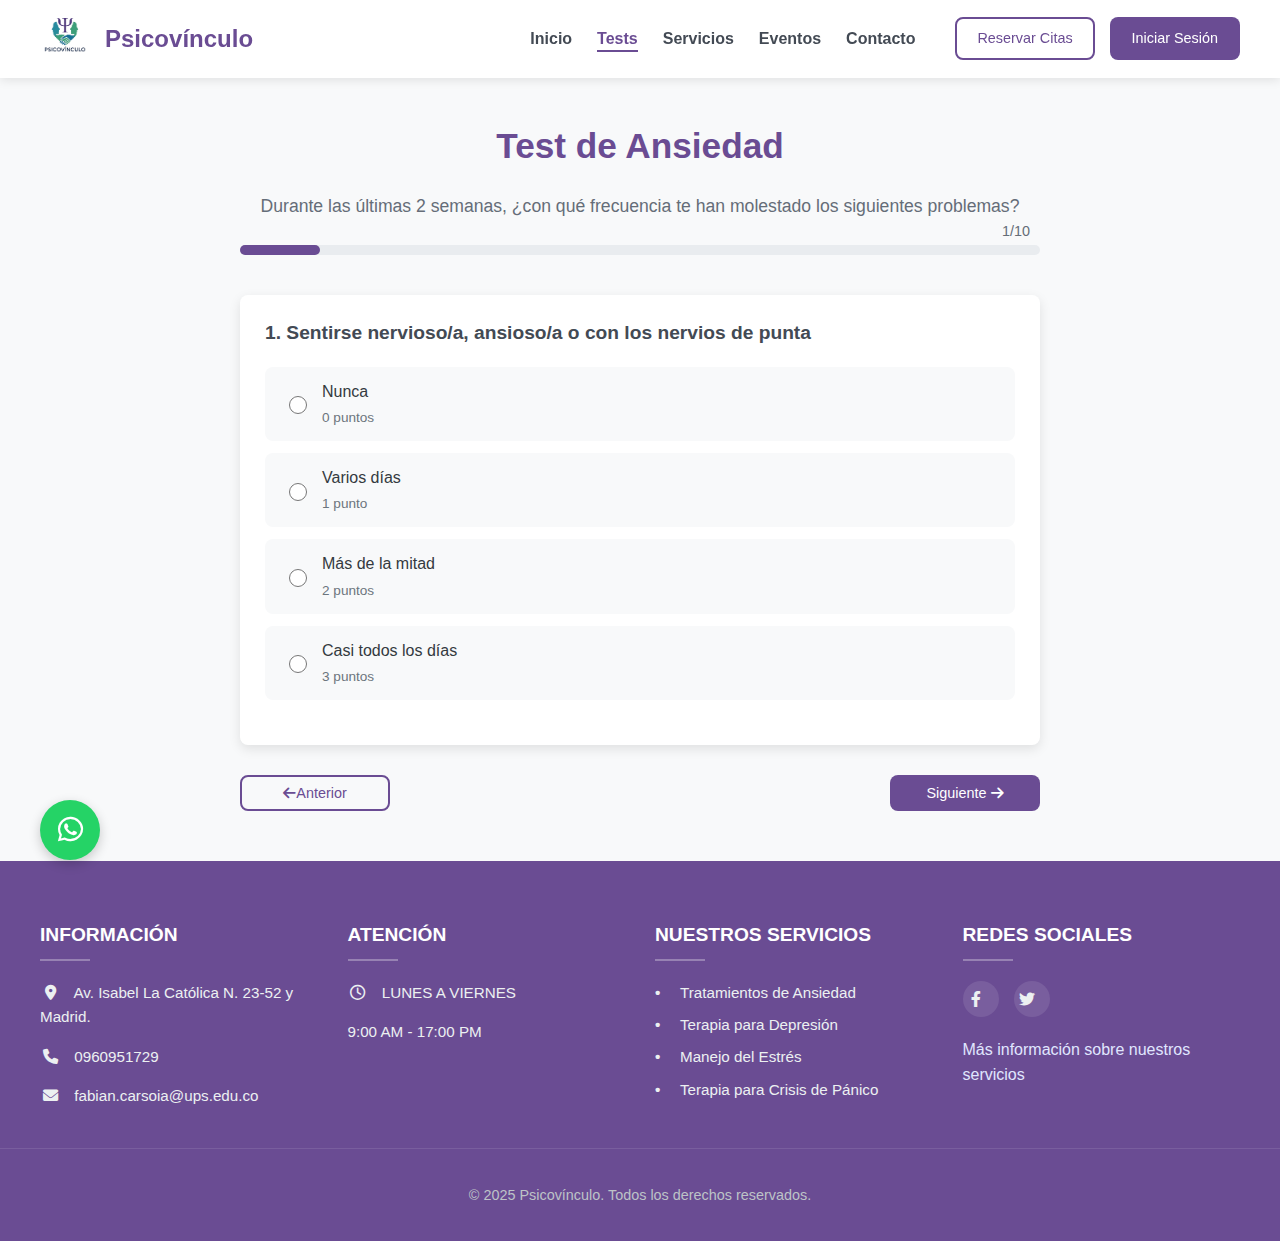
<file: test-ansiedad.html>
<!DOCTYPE html>
<html lang="es">
<head>
    <meta charset="UTF-8">
    <meta name="viewport" content="width=device-width, initial-scale=1.0">
    <title>Test de Ansiedad | Psicovínculo</title>
    <link rel="stylesheet" href="css/test-ansiedad.css">
    <link rel="stylesheet" href="https://cdnjs.cloudflare.com/ajax/libs/font-awesome/6.0.0-beta3/css/all.min.css">
</head>
<body>
    <!-- Header -->
    <header class="header">
        <div class="header-container">
            <div class="logo-container">
                <a href="index.html" class="logo-link">
                    <img src="imagen/logo.png" class="logo-psicovinculo" alt="Psicovínculo">
                </a>
                <span class="logo-text">Psicovínculo</span>
            </div>
            
            <div class="nav-wrapper">
                <nav class="main-nav">
                    <ul class="nav-menu">
                        <li><a href="index.html">Inicio</a></li>
                        <li><a href="test.html" class="active">Tests</a></li>
                        <li><a href="servicios.html">Servicios</a></li>
                        <li><a href="eventos.html">Eventos</a></li>
                        <li><a href="contacto.html">Contacto</a></li>
                    </ul>
                </nav>
                
                <div class="auth-buttons">
                    <a href="login.html" class="btn btn-outline">Reservar Citas</a>
                    <a href="registro.html" class="btn btn-primary">Iniciar Sesión</a>
                </div>
            </div>
            
            <button class="mobile-menu-btn">
                <i class="fas fa-bars"></i>
            </button>
        </div>
    </header>

    <!-- Main Content -->
    <main class="test-container">
        <section class="test-header">
            <h1>Test de Ansiedad</h1>
            <p class="test-description">Durante las últimas 2 semanas, ¿con qué frecuencia te han molestado los siguientes problemas?</p>
            <div class="progress-container">
                <div class="progress-bar" id="progressBar"></div>
                <span class="progress-text" id="progressText">1/10</span>
            </div>
        </section>

        <form id="ansiedadTestForm">
            <!-- Pregunta 1 -->
            <div id="q1" class="question active">
                <h3>1. Sentirse nervioso/a, ansioso/a o con los nervios de punta</h3>
                <ul class="question-options">
                    <li class="option-item">
                        <input type="radio" name="q1" value="0" id="q1-option1">
                        <label for="q1-option1" class="option-label">
                            <span class="option-text">Nunca</span>
                            <span class="option-points">0 puntos</span>
                        </label>
                    </li>
                    <li class="option-item">
                        <input type="radio" name="q1" value="1" id="q1-option2">
                        <label for="q1-option2" class="option-label">
                            <span class="option-text">Varios días</span>
                            <span class="option-points">1 punto</span>
                        </label>
                    </li>
                    <li class="option-item">
                        <input type="radio" name="q1" value="2" id="q1-option3">
                        <label for="q1-option3" class="option-label">
                            <span class="option-text">Más de la mitad</span>
                            <span class="option-points">2 puntos</span>
                        </label>
                    </li>
                    <li class="option-item">
                        <input type="radio" name="q1" value="3" id="q1-option4">
                        <label for="q1-option4" class="option-label">
                            <span class="option-text">Casi todos los días</span>
                            <span class="option-points">3 puntos</span>
                        </label>
                    </li>
                </ul>
            </div>

            <!-- Pregunta 2 -->
            <div id="q2" class="question">
                <h3>2. No poder dejar de preocuparse o controlar la preocupación</h3>
                <ul class="question-options">
                    <li class="option-item">
                        <input type="radio" name="q2" value="0" id="q2-option1">
                        <label for="q2-option1" class="option-label">
                            <span class="option-text">Nunca</span>
                            <span class="option-points">0 puntos</span>
                        </label>
                    </li>
                    <li class="option-item">
                        <input type="radio" name="q2" value="1" id="q2-option2">
                        <label for="q2-option2" class="option-label">
                            <span class="option-text">Varios días</span>
                            <span class="option-points">1 punto</span>
                        </label>
                    </li>
                    <li class="option-item">
                        <input type="radio" name="q2" value="2" id="q2-option3">
                        <label for="q2-option3" class="option-label">
                            <span class="option-text">Más de la mitad</span>
                            <span class="option-points">2 puntos</span>
                        </label>
                    </li>
                    <li class="option-item">
                        <input type="radio" name="q2" value="3" id="q2-option4">
                        <label for="q2-option4" class="option-label">
                            <span class="option-text">Casi todos los días</span>
                            <span class="option-points">3 puntos</span>
                        </label>
                    </li>
                </ul>
            </div>

            <!-- Pregunta 3 -->
            <div id="q3" class="question">
                <h3>3. Preocuparse demasiado por diferentes cosas</h3>
                <ul class="question-options">
                    <li class="option-item">
                        <input type="radio" name="q3" value="0" id="q3-option1">
                        <label for="q3-option1" class="option-label">
                            <span class="option-text">Nunca</span>
                            <span class="option-points">0 puntos</span>
                        </label>
                    </li>
                    <li class="option-item">
                        <input type="radio" name="q3" value="1" id="q3-option2">
                        <label for="q3-option2" class="option-label">
                            <span class="option-text">Varios días</span>
                            <span class="option-points">1 punto</span>
                        </label>
                    </li>
                    <li class="option-item">
                        <input type="radio" name="q3" value="2" id="q3-option3">
                        <label for="q3-option3" class="option-label">
                            <span class="option-text">Más de la mitad</span>
                            <span class="option-points">2 puntos</span>
                        </label>
                    </li>
                    <li class="option-item">
                        <input type="radio" name="q3" value="3" id="q3-option4">
                        <label for="q3-option4" class="option-label">
                            <span class="option-text">Casi todos los días</span>
                            <span class="option-points">3 puntos</span>
                        </label>
                    </li>
                </ul>
            </div>

            <!-- Pregunta 4 -->
            <div id="q4" class="question">
                <h3>4. Dificultad para relajarse</h3>
                <ul class="question-options">
                    <li class="option-item">
                        <input type="radio" name="q4" value="0" id="q4-option1">
                        <label for="q4-option1" class="option-label">
                            <span class="option-text">Nunca</span>
                            <span class="option-points">0 puntos</span>
                        </label>
                    </li>
                    <li class="option-item">
                        <input type="radio" name="q4" value="1" id="q4-option2">
                        <label for="q4-option2" class="option-label">
                            <span class="option-text">Varios días</span>
                            <span class="option-points">1 punto</span>
                        </label>
                    </li>
                    <li class="option-item">
                        <input type="radio" name="q4" value="2" id="q4-option3">
                        <label for="q4-option3" class="option-label">
                            <span class="option-text">Más de la mitad</span>
                            <span class="option-points">2 puntos</span>
                        </label>
                    </li>
                    <li class="option-item">
                        <input type="radio" name="q4" value="3" id="q4-option4">
                        <label for="q4-option4" class="option-label">
                            <span class="option-text">Casi todos los días</span>
                            <span class="option-points">3 puntos</span>
                        </label>
                    </li>
                </ul>
            </div>

            <!-- Pregunta 5 -->
            <div id="q5" class="question">
                <h3>5. Estar tan inquieto/a que resulta difícil quedarse quieto/a</h3>
                <ul class="question-options">
                    <li class="option-item">
                        <input type="radio" name="q5" value="0" id="q5-option1">
                        <label for="q5-option1" class="option-label">
                            <span class="option-text">Nunca</span>
                            <span class="option-points">0 puntos</span>
                        </label>
                    </li>
                    <li class="option-item">
                        <input type="radio" name="q5" value="1" id="q5-option2">
                        <label for="q5-option2" class="option-label">
                            <span class="option-text">Varios días</span>
                            <span class="option-points">1 punto</span>
                        </label>
                    </li>
                    <li class="option-item">
                        <input type="radio" name="q5" value="2" id="q5-option3">
                        <label for="q5-option3" class="option-label">
                            <span class="option-text">Más de la mitad</span>
                            <span class="option-points">2 puntos</span>
                        </label>
                    </li>
                    <li class="option-item">
                        <input type="radio" name="q5" value="3" id="q5-option4">
                        <label for="q5-option4" class="option-label">
                            <span class="option-text">Casi todos los días</span>
                            <span class="option-points">3 puntos</span>
                        </label>
                    </li>
                </ul>
            </div>

            <!-- Pregunta 6 -->
            <div id="q6" class="question">
                <h3>6. Molestarse o irritarse con facilidad</h3>
                <ul class="question-options">
                    <li class="option-item">
                        <input type="radio" name="q6" value="0" id="q6-option1">
                        <label for="q6-option1" class="option-label">
                            <span class="option-text">Nunca</span>
                            <span class="option-points">0 puntos</span>
                        </label>
                    </li>
                    <li class="option-item">
                        <input type="radio" name="q6" value="1" id="q6-option2">
                        <label for="q6-option2" class="option-label">
                            <span class="option-text">Varios días</span>
                            <span class="option-points">1 punto</span>
                        </label>
                    </li>
                    <li class="option-item">
                        <input type="radio" name="q6" value="2" id="q6-option3">
                        <label for="q6-option3" class="option-label">
                            <span class="option-text">Más de la mitad</span>
                            <span class="option-points">2 puntos</span>
                        </label>
                    </li>
                    <li class="option-item">
                        <input type="radio" name="q6" value="3" id="q6-option4">
                        <label for="q6-option4" class="option-label">
                            <span class="option-text">Casi todos los días</span>
                            <span class="option-points">3 puntos</span>
                        </label>
                    </li>
                </ul>
            </div>

            <!-- Pregunta 7 -->
            <div id="q7" class="question">
                <h3>7. Sentir miedo como si algo terrible fuera a suceder</h3>
                <ul class="question-options">
                    <li class="option-item">
                        <input type="radio" name="q7" value="0" id="q7-option1">
                        <label for="q7-option1" class="option-label">
                            <span class="option-text">Nunca</span>
                            <span class="option-points">0 puntos</span>
                        </label>
                    </li>
                    <li class="option-item">
                        <input type="radio" name="q7" value="1" id="q7-option2">
                        <label for="q7-option2" class="option-label">
                            <span class="option-text">Varios días</span>
                            <span class="option-points">1 punto</span>
                        </label>
                    </li>
                    <li class="option-item">
                        <input type="radio" name="q7" value="2" id="q7-option3">
                        <label for="q7-option3" class="option-label">
                            <span class="option-text">Más de la mitad</span>
                            <span class="option-points">2 puntos</span>
                        </label>
                    </li>
                    <li class="option-item">
                        <input type="radio" name="q7" value="3" id="q7-option4">
                        <label for="q7-option4" class="option-label">
                            <span class="option-text">Casi todos los días</span>
                            <span class="option-points">3 puntos</span>
                        </label>
                    </li>
                </ul>
            </div>

            <!-- Pregunta 8 -->
            <div id="q8" class="question">
                <h3>8. Experimentar palpitaciones o taquicardia sin razón aparente</h3>
                <ul class="question-options">
                    <li class="option-item">
                        <input type="radio" name="q8" value="0" id="q8-option1">
                        <label for="q8-option1" class="option-label">
                            <span class="option-text">Nunca</span>
                            <span class="option-points">0 puntos</span>
                        </label>
                    </li>
                    <li class="option-item">
                        <input type="radio" name="q8" value="1" id="q8-option2">
                        <label for="q8-option2" class="option-label">
                            <span class="option-text">Varios días</span>
                            <span class="option-points">1 punto</span>
                        </label>
                    </li>
                    <li class="option-item">
                        <input type="radio" name="q8" value="2" id="q8-option3">
                        <label for="q8-option3" class="option-label">
                            <span class="option-text">Más de la mitad</span>
                            <span class="option-points">2 puntos</span>
                        </label>
                    </li>
                    <li class="option-item">
                        <input type="radio" name="q8" value="3" id="q8-option4">
                        <label for="q8-option4" class="option-label">
                            <span class="option-text">Casi todos los días</span>
                            <span class="option-points">3 puntos</span>
                        </label>
                    </li>
                </ul>
            </div>

            <!-- Pregunta 9 -->
            <div id="q9" class="question">
                <h3>9. Tener dificultad para respirar o sensación de ahogo sin causa física</h3>
                <ul class="question-options">
                    <li class="option-item">
                        <input type="radio" name="q9" value="0" id="q9-option1">
                        <label for="q9-option1" class="option-label">
                            <span class="option-text">Nunca</span>
                            <span class="option-points">0 puntos</span>
                        </label>
                    </li>
                    <li class="option-item">
                        <input type="radio" name="q9" value="1" id="q9-option2">
                        <label for="q9-option2" class="option-label">
                            <span class="option-text">Varios días</span>
                            <span class="option-points">1 punto</span>
                        </label>
                    </li>
                    <li class="option-item">
                        <input type="radio" name="q9" value="2" id="q9-option3">
                        <label for="q9-option3" class="option-label">
                            <span class="option-text">Más de la mitad</span>
                            <span class="option-points">2 puntos</span>
                        </label>
                    </li>
                    <li class="option-item">
                        <input type="radio" name="q9" value="3" id="q9-option4">
                        <label for="q9-option4" class="option-label">
                            <span class="option-text">Casi todos los días</span>
                            <span class="option-points">3 puntos</span>
                        </label>
                    </li>
                </ul>
            </div>

            <!-- Pregunta 10 -->
            <div id="q10" class="question">
                <h3>10. Evitar situaciones por miedo a sentir ansiedad</h3>
                <ul class="question-options">
                    <li class="option-item">
                        <input type="radio" name="q10" value="0" id="q10-option1">
                        <label for="q10-option1" class="option-label">
                            <span class="option-text">Nunca</span>
                            <span class="option-points">0 puntos</span>
                        </label>
                    </li>
                    <li class="option-item">
                        <input type="radio" name="q10" value="1" id="q10-option2">
                        <label for="q10-option2" class="option-label">
                            <span class="option-text">Varios días</span>
                            <span class="option-points">1 punto</span>
                        </label>
                    </li>
                    <li class="option-item">
                        <input type="radio" name="q10" value="2" id="q10-option3">
                        <label for="q10-option3" class="option-label">
                            <span class="option-text">Más de la mitad</span>
                            <span class="option-points">2 puntos</span>
                        </label>
                    </li>
                    <li class="option-item">
                        <input type="radio" name="q10" value="3" id="q10-option4">
                        <label for="q10-option4" class="option-label">
                            <span class="option-text">Casi todos los días</span>
                            <span class="option-points">3 puntos</span>
                        </label>
                    </li>
                </ul>
            </div>

            <!-- Navigation Buttons -->
            <div class="test-navigation">
                <button type="button" class="btn btn-outline" id="prevBtn" disabled>
                    <i class="fas fa-arrow-left"></i> Anterior
                </button>
                <button type="button" class="btn btn-primary" id="nextBtn">
                    Siguiente <i class="fas fa-arrow-right"></i>
                </button>
                <button type="button" class="btn btn-primary" id="submitBtn" style="display: none;">
                    Ver Resultados
                </button>
            </div>
        </form>

        <!-- Result Section -->
        <section id="ansiedad-result" class="result-container" style="display: none;">
            <div class="result-card">
                <h2>Resultado del Test de Ansiedad</h2>
                <div class="score-display">
                    <span class="score-label">Puntaje total:</span>
                    <span class="score-value" id="ansiedad-score">0</span>
                    <span class="score-max">/30</span>
                </div>
                
                <div class="result-message" id="ansiedad-interpretation">
                    <!-- Result text will be inserted here by JavaScript -->
                </div>
                
                <div class="result-recommendation">
                    <h3>Recomendaciones:</h3>
                    <ul class="recommendation-list" id="recommendation-list">
                        <!-- Recommendations will be inserted here by JavaScript -->
                    </ul>
                </div>
                
                <div class="result-disclaimer">
                    <p><strong>Nota importante:</strong> Este test no sustituye una evaluación profesional. Si tienes preocupaciones sobre tu ansiedad, considera consultar con un profesional de la salud mental.</p>
                    <p><strong>Si experimentas ataques de pánico:</strong> Busca ayuda de un especialista. La ansiedad es tratable con el enfoque adecuado.</p>
                </div>
                
                <div class="result-actions">
                    <a href="servicios.html" class="btn btn-primary">
                        <i class="fas fa-calendar-alt"></i> Agendar Consulta
                    </a>
                    <button type="button" class="btn btn-outline" id="retakeTestBtn">
                        <i class="fas fa-redo"></i> Volver a hacer el test
                    </button>
                </div>
            </div>
        </section>
    </main>

    <!-- Footer -->
    <footer class="footer">
        <div class="footer-container">
            <div class="footer-section">
                <h3>INFORMACIÓN</h3>
                <p><i class="fas fa-map-marker-alt"></i> Av. Isabel La Católica N. 23-52 y Madrid.</p>
                <p><i class="fas fa-phone"></i> <a href="tel:0960951729">0960951729</a></p>
                <p><i class="fas fa-envelope"></i> <a href="mailto:fabian.carsoia@ups.edu.co">fabian.carsoia@ups.edu.co</a></p>
            </div>
            
            <div class="footer-section">
                <h3>ATENCIÓN</h3>
                <p><i class="far fa-clock"></i> LUNES A VIERNES</p>
                <p>9:00 AM - 17:00 PM</p>
            </div>
            
            <div class="footer-section">
                <h3>NUESTROS SERVICIOS</h3>
                <ul class="services-list">
                    <li>Tratamientos de Ansiedad</li>
                    <li>Terapia para Depresión</li>
                    <li>Manejo del Estrés</li>
                    <li>Terapia para Crisis de Pánico</li>
                </ul>
            </div>
            
            <div class="footer-section">
                <h3>REDES SOCIALES</h3>
                <div class="social-icons">
                    <a href="#" class="social-icon"><i class="fab fa-facebook-f"></i></a>
                    <a href="#" class="social-icon"><i class="fab fa-twitter"></i></a>
                </div>
                <div class="footer-link">
                    <a href="https://www.deservicios.es/plos/muestras-redes-sociales-deservicios-totamacion" target="_blank">
                        Más información sobre nuestros servicios
                    </a>
                </div>
            </div>
        </div>
        
        <div class="footer-bottom">
            <p>&copy; 2025 Psicovínculo. Todos los derechos reservados.</p>
        </div>

        <!-- Botón flotante de WhatsApp -->
        <a href="https://wa.me/593960951729" class="whatsapp-float" target="_blank">
            <i class="fab fa-whatsapp whatsapp-icon"></i>
        </a>
    </footer>

    <script src="js/test-ansiedad.js"></script>
</body>
</html>
</file>
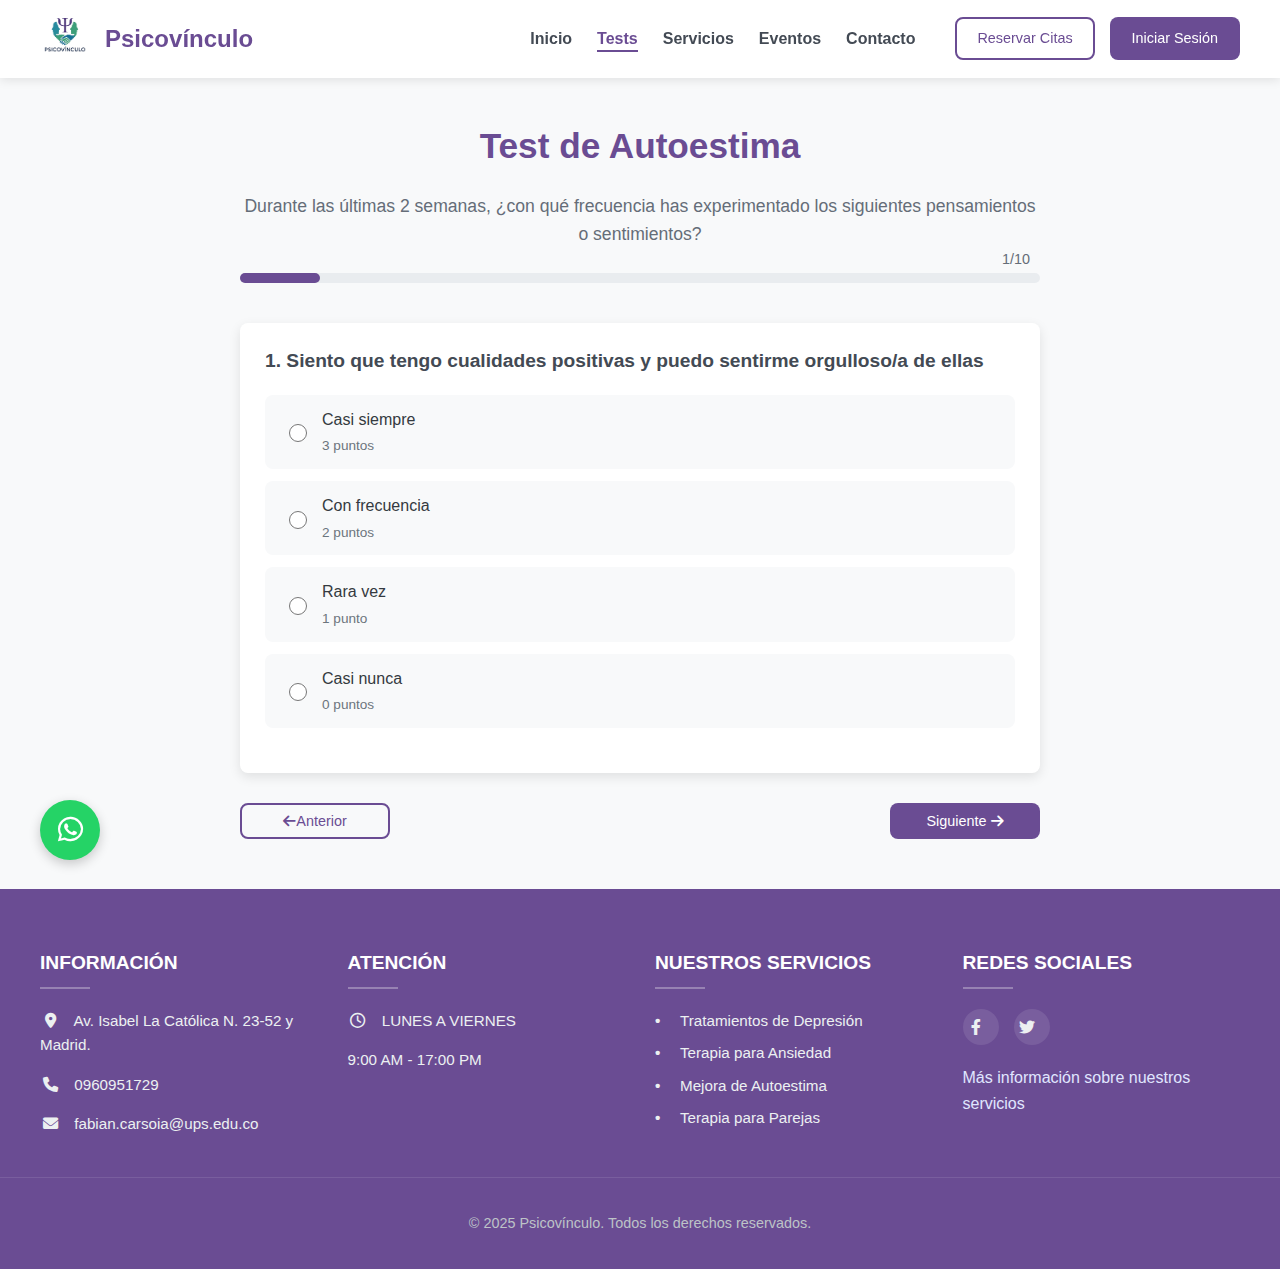
<file: test-autoestima.html>
<!DOCTYPE html>
<html lang="es">
<head>
    <meta charset="UTF-8">
    <meta name="viewport" content="width=device-width, initial-scale=1.0">
    <title>Test de Ansiedad | Psicovínculo</title>
    <link rel="stylesheet" href="css/test-autoestima.css">
    <link rel="stylesheet" href="https://cdnjs.cloudflare.com/ajax/libs/font-awesome/6.0.0-beta3/css/all.min.css">
</head>
<body>
    <!-- Header -->
    <header class="header">
        <div class="header-container">
            <div class="logo-container">
                <a href="index.html" class="logo-link">
                    <img src="imagen/logo.png" class="logo-psicovinculo" alt="Psicovínculo">
                </a>
                <span class="logo-text">Psicovínculo</span>
            </div>
            
            <div class="nav-wrapper">
                <nav class="main-nav">
                    <ul class="nav-menu">
                        <li><a href="index.html">Inicio</a></li>
                        <li><a href="test.html" class="active">Tests</a></li>
                        <li><a href="servicios.html">Servicios</a></li>
                        <li><a href="eventos.html">Eventos</a></li>
                        <li><a href="contacto.html">Contacto</a></li>
                    </ul>
                </nav>
                
                <div class="auth-buttons">
                    <a href="login.html" class="btn btn-outline">Reservar Citas</a>
                    <a href="registro.html" class="btn btn-primary">Iniciar Sesión</a>
                </div>
            </div>
            
            <button class="mobile-menu-btn">
                <i class="fas fa-bars"></i>
            </button>
        </div>
    </header>

    <!-- Main Content -->
    <main class="test-container">
        <section class="test-header">
            <h1>Test de Autoestima</h1>
            <p class="test-description">Durante las últimas 2 semanas, ¿con qué frecuencia has experimentado los siguientes pensamientos o sentimientos?</p>
            <div class="progress-container">
                <div class="progress-bar" id="progressBar"></div>
                <span class="progress-text" id="progressText">1/10</span>
            </div>
        </section>

        <form id="autoestimaTestForm">
            <!-- Pregunta 1 -->
            <div id="autoestima-q1" class="question active">
                <h3>1. Siento que tengo cualidades positivas y puedo sentirme orgulloso/a de ellas</h3>
                <ul class="question-options">
                    <li class="option-item">
                        <input type="radio" name="aeq1" value="3" id="aeq1-option1">
                        <label for="aeq1-option1" class="option-label">
                            <span class="option-text">Casi siempre</span>
                            <span class="option-points">3 puntos</span>
                        </label>
                    </li>
                    <li class="option-item">
                        <input type="radio" name="aeq1" value="2" id="aeq1-option2">
                        <label for="aeq1-option2" class="option-label">
                            <span class="option-text">Con frecuencia</span>
                            <span class="option-points">2 puntos</span>
                        </label>
                    </li>
                    <li class="option-item">
                        <input type="radio" name="aeq1" value="1" id="aeq1-option3">
                        <label for="aeq1-option3" class="option-label">
                            <span class="option-text">Rara vez</span>
                            <span class="option-points">1 punto</span>
                        </label>
                    </li>
                    <li class="option-item">
                        <input type="radio" name="aeq1" value="0" id="aeq1-option4">
                        <label for="aeq1-option4" class="option-label">
                            <span class="option-text">Casi nunca</span>
                            <span class="option-points">0 puntos</span>
                        </label>
                    </li>
                </ul>
            </div>

            <!-- Pregunta 2 -->
            <div id="autoestima-q2" class="question">
                <h3>2. Me siento capaz de hacer las cosas tan bien como la mayoría de la gente</h3>
                <ul class="question-options">
                    <li class="option-item">
                        <input type="radio" name="aeq2" value="3" id="aeq2-option1">
                        <label for="aeq2-option1" class="option-label">
                            <span class="option-text">Casi siempre</span>
                            <span class="option-points">3 puntos</span>
                        </label>
                    </li>
                    <li class="option-item">
                        <input type="radio" name="aeq2" value="2" id="aeq2-option2">
                        <label for="aeq2-option2" class="option-label">
                            <span class="option-text">Con frecuencia</span>
                            <span class="option-points">2 puntos</span>
                        </label>
                    </li>
                    <li class="option-item">
                        <input type="radio" name="aeq2" value="1" id="aeq2-option3">
                        <label for="aeq2-option3" class="option-label">
                            <span class="option-text">Rara vez</span>
                            <span class="option-points">1 punto</span>
                        </label>
                    </li>
                    <li class="option-item">
                        <input type="radio" name="aeq2" value="0" id="aeq2-option4">
                        <label for="aeq2-option4" class="option-label">
                            <span class="option-text">Casi nunca</span>
                            <span class="option-points">0 puntos</span>
                        </label>
                    </li>
                </ul>
            </div>

            <!-- Pregunta 3 -->
            <div id="autoestima-q3" class="question">
                <h3>3. Cuando cometo un error, me crítico excesivamente</h3>
                <ul class="question-options">
                    <li class="option-item">
                        <input type="radio" name="aeq3" value="0" id="aeq3-option1">
                        <label for="aeq3-option1" class="option-label">
                            <span class="option-text">Casi siempre</span>
                            <span class="option-points">0 puntos</span>
                        </label>
                    </li>
                    <li class="option-item">
                        <input type="radio" name="aeq3" value="1" id="aeq3-option2">
                        <label for="aeq3-option2" class="option-label">
                            <span class="option-text">Con frecuencia</span>
                            <span class="option-points">1 punto</span>
                        </label>
                    </li>
                    <li class="option-item">
                        <input type="radio" name="aeq3" value="2" id="aeq3-option3">
                        <label for="aeq3-option3" class="option-label">
                            <span class="option-text">Rara vez</span>
                            <span class="option-points">2 puntos</span>
                        </label>
                    </li>
                    <li class="option-item">
                        <input type="radio" name="aeq3" value="3" id="aeq3-option4">
                        <label for="aeq3-option4" class="option-label">
                            <span class="option-text">Casi nunca</span>
                            <span class="option-points">3 puntos</span>
                        </label>
                    </li>
                </ul>
            </div>

            <!-- Pregunta 4 -->
            <div id="autoestima-q4" class="question">
                <h3>4. Me siento satisfecho/a con mi apariencia física</h3>
                <ul class="question-options">
                    <li class="option-item">
                        <input type="radio" name="aeq4" value="3" id="aeq4-option1">
                        <label for="aeq4-option1" class="option-label">
                            <span class="option-text">Casi siempre</span>
                            <span class="option-points">3 puntos</span>
                        </label>
                    </li>
                    <li class="option-item">
                        <input type="radio" name="aeq4" value="2" id="aeq4-option2">
                        <label for="aeq4-option2" class="option-label">
                            <span class="option-text">Con frecuencia</span>
                            <span class="option-points">2 puntos</span>
                        </label>
                    </li>
                    <li class="option-item">
                        <input type="radio" name="aeq4" value="1" id="aeq4-option3">
                        <label for="aeq4-option3" class="option-label">
                            <span class="option-text">Rara vez</span>
                            <span class="option-points">1 punto</span>
                        </label>
                    </li>
                    <li class="option-item">
                        <input type="radio" name="aeq4" value="0" id="aeq4-option4">
                        <label for="aeq4-option4" class="option-label">
                            <span class="option-text">Casi nunca</span>
                            <span class="option-points">0 puntos</span>
                        </label>
                    </li>
                </ul>
            </div>

            <!-- Pregunta 5 -->
            <div id="autoestima-q5" class="question">
                <h3>5. Me comparo negativamente con otras personas</h3>
                <ul class="question-options">
                    <li class="option-item">
                        <input type="radio" name="aeq5" value="0" id="aeq5-option1">
                        <label for="aeq5-option1" class="option-label">
                            <span class="option-text">Casi siempre</span>
                            <span class="option-points">0 puntos</span>
                        </label>
                    </li>
                    <li class="option-item">
                        <input type="radio" name="aeq5" value="1" id="aeq5-option2">
                        <label for="aeq5-option2" class="option-label">
                            <span class="option-text">Con frecuencia</span>
                            <span class="option-points">1 punto</span>
                        </label>
                    </li>
                    <li class="option-item">
                        <input type="radio" name="aeq5" value="2" id="aeq5-option3">
                        <label for="aeq5-option3" class="option-label">
                            <span class="option-text">Rara vez</span>
                            <span class="option-points">2 puntos</span>
                        </label>
                    </li>
                    <li class="option-item">
                        <input type="radio" name="aeq5" value="3" id="aeq5-option4">
                        <label for="aeq5-option4" class="option-label">
                            <span class="option-text">Casi nunca</span>
                            <span class="option-points">3 puntos</span>
                        </label>
                    </li>
                </ul>
            </div>

            <!-- Pregunta 6 -->
            <div id="autoestima-q6" class="question">
                <h3>6. Tengo confianza en mis habilidades y capacidades</h3>
                <ul class="question-options">
                    <li class="option-item">
                        <input type="radio" name="aeq6" value="3" id="aeq6-option1">
                        <label for="aeq6-option1" class="option-label">
                            <span class="option-text">Casi siempre</span>
                            <span class="option-points">3 puntos</span>
                        </label>
                    </li>
                    <li class="option-item">
                        <input type="radio" name="aeq6" value="2" id="aeq6-option2">
                        <label for="aeq6-option2" class="option-label">
                            <span class="option-text">Con frecuencia</span>
                            <span class="option-points">2 puntos</span>
                        </label>
                    </li>
                    <li class="option-item">
                        <input type="radio" name="aeq6" value="1" id="aeq6-option3">
                        <label for="aeq6-option3" class="option-label">
                            <span class="option-text">Rara vez</span>
                            <span class="option-points">1 punto</span>
                        </label>
                    </li>
                    <li class="option-item">
                        <input type="radio" name="aeq6" value="0" id="aeq6-option4">
                        <label for="aeq6-option4" class="option-label">
                            <span class="option-text">Casi nunca</span>
                            <span class="option-points">0 puntos</span>
                        </label>
                    </li>
                </ul>
            </div>

            <!-- Pregunta 7 -->
            <div id="autoestima-q7" class="question">
                <h3>7. Me asusta expresar mis opiniones por temor a ser rechazado/a</h3>
                <ul class="question-options">
                    <li class="option-item">
                        <input type="radio" name="aeq7" value="0" id="aeq7-option1">
                        <label for="aeq7-option1" class="option-label">
                            <span class="option-text">Casi siempre</span>
                            <span class="option-points">0 puntos</span>
                        </label>
                    </li>
                    <li class="option-item">
                        <input type="radio" name="aeq7" value="1" id="aeq7-option2">
                        <label for="aeq7-option2" class="option-label">
                            <span class="option-text">Con frecuencia</span>
                            <span class="option-points">1 punto</span>
                        </label>
                    </li>
                    <li class="option-item">
                        <input type="radio" name="aeq7" value="2" id="aeq7-option3">
                        <label for="aeq7-option3" class="option-label">
                            <span class="option-text">Rara vez</span>
                            <span class="option-points">2 puntos</span>
                        </label>
                    </li>
                    <li class="option-item">
                        <input type="radio" name="aeq7" value="3" id="aeq7-option4">
                        <label for="aeq7-option4" class="option-label">
                            <span class="option-text">Casi nunca</span>
                            <span class="option-points">3 puntos</span>
                        </label>
                    </li>
                </ul>
            </div>

            <!-- Pregunta 8 -->
            <div id="autoestima-q8" class="question">
                <h3>8. Creo que merezco ser amado/a y respetado/a por los demás</h3>
                <ul class="question-options">
                    <li class="option-item">
                        <input type="radio" name="aeq8" value="3" id="aeq8-option1">
                        <label for="aeq8-option1" class="option-label">
                            <span class="option-text">Casi siempre</span>
                            <span class="option-points">3 puntos</span>
                        </label>
                    </li>
                    <li class="option-item">
                        <input type="radio" name="aeq8" value="2" id="aeq8-option2">
                        <label for="aeq8-option2" class="option-label">
                            <span class="option-text">Con frecuencia</span>
                            <span class="option-points">2 puntos</span>
                        </label>
                    </li>
                    <li class="option-item">
                        <input type="radio" name="aeq8" value="1" id="aeq8-option3">
                        <label for="aeq8-option3" class="option-label">
                            <span class="option-text">Rara vez</span>
                            <span class="option-points">1 punto</span>
                        </label>
                    </li>
                    <li class="option-item">
                        <input type="radio" name="aeq8" value="0" id="aeq8-option4">
                        <label for="aeq8-option4" class="option-label">
                            <span class="option-text">Casi nunca</span>
                            <span class="option-points">0 puntos</span>
                        </label>
                    </li>
                </ul>
            </div>

            <!-- Pregunta 9 -->
            <div id="autoestima-q9" class="question">
                <h3>9. Me cuesta aceptar cumplidos o reconocimientos</h3>
                <ul class="question-options">
                    <li class="option-item">
                        <input type="radio" name="aeq9" value="0" id="aeq9-option1">
                        <label for="aeq9-option1" class="option-label">
                            <span class="option-text">Casi siempre</span>
                            <span class="option-points">0 puntos</span>
                        </label>
                    </li>
                    <li class="option-item">
                        <input type="radio" name="aeq9" value="1" id="aeq9-option2">
                        <label for="aeq9-option2" class="option-label">
                            <span class="option-text">Con frecuencia</span>
                            <span class="option-points">1 punto</span>
                        </label>
                    </li>
                    <li class="option-item">
                        <input type="radio" name="aeq9" value="2" id="aeq9-option3">
                        <label for="aeq9-option3" class="option-label">
                            <span class="option-text">Rara vez</span>
                            <span class="option-points">2 puntos</span>
                        </label>
                    </li>
                    <li class="option-item">
                        <input type="radio" name="aeq9" value="3" id="aeq9-option4">
                        <label for="aeq9-option4" class="option-label">
                            <span class="option-text">Casi nunca</span>
                            <span class="option-points">3 puntos</span>
                        </label>
                    </li>
                </ul>
            </div>

            <!-- Pregunta 10 -->
            <div id="autoestima-q10" class="question">
                <h3>10. En general, me siento bien conmigo mismo/a</h3>
                <ul class="question-options">
                    <li class="option-item">
                        <input type="radio" name="aeq10" value="3" id="aeq10-option1">
                        <label for="aeq10-option1" class="option-label">
                            <span class="option-text">Casi siempre</span>
                            <span class="option-points">3 puntos</span>
                        </label>
                    </li>
                    <li class="option-item">
                        <input type="radio" name="aeq10" value="2" id="aeq10-option2">
                        <label for="aeq10-option2" class="option-label">
                            <span class="option-text">Con frecuencia</span>
                            <span class="option-points">2 puntos</span>
                        </label>
                    </li>
                    <li class="option-item">
                        <input type="radio" name="aeq10" value="1" id="aeq10-option3">
                        <label for="aeq10-option3" class="option-label">
                            <span class="option-text">Rara vez</span>
                            <span class="option-points">1 punto</span>
                        </label>
                    </li>
                    <li class="option-item">
                        <input type="radio" name="aeq10" value="0" id="aeq10-option4">
                        <label for="aeq10-option4" class="option-label">
                            <span class="option-text">Casi nunca</span>
                            <span class="option-points">0 puntos</span>
                        </label>
                    </li>
                </ul>
            </div>

            <!-- Navigation Buttons -->
            <div class="test-navigation">
                <button type="button" class="btn btn-outline" id="prevBtn" disabled>
                    <i class="fas fa-arrow-left"></i> Anterior
                </button>
                <button type="button" class="btn btn-primary" id="nextBtn">
                    Siguiente <i class="fas fa-arrow-right"></i>
                </button>
                <button type="button" class="btn btn-primary" id="submitBtn" style="display: none;">
                    Ver Resultados
                </button>
            </div>
        </form>

        <!-- Result Section -->
        <section id="autoestima-result" class="result-container" style="display: none;">
            <div class="result-card">
                <h2>Resultado del Test de Autoestima</h2>
                <div class="score-display">
                    <span class="score-label">Puntaje total:</span>
                    <span class="score-value" id="autoestima-score">0</span>
                    <span class="score-max">/30</span>
                </div>
                
                <div class="result-message" id="autoestima-interpretation">
                    <!-- Result text will be inserted here by JavaScript -->
                </div>
                
                <div class="result-recommendation">
                    <h3>Recomendaciones:</h3>
                    <ul class="recommendation-list" id="recommendation-list">
                        <!-- Recommendations will be inserted here by JavaScript -->
                    </ul>
                </div>
                
                <div class="result-disclaimer">
                    <p><strong>Nota importante:</strong> Este test no sustituye una evaluación profesional. Si tienes preocupaciones sobre tu autoestima, considera consultar con un profesional de la salud mental.</p>
                </div>
                
                <div class="result-actions">
                    <a href="servicios.html" class="btn btn-primary">
                        <i class="fas fa-calendar-alt"></i> Agendar Consulta
                    </a>
                    <button type="button" class="btn btn-outline" id="retakeTestBtn">
                        <i class="fas fa-redo"></i> Volver a hacer el test
                    </button>
                </div>
            </div>
        </section>
    </main>

    <!-- Footer -->
    <footer class="footer">
        <div class="footer-container">
            <div class="footer-section">
                <h3>INFORMACIÓN</h3>
                <p><i class="fas fa-map-marker-alt"></i> Av. Isabel La Católica N. 23-52 y Madrid.</p>
                <p><i class="fas fa-phone"></i> <a href="tel:0960951729">0960951729</a></p>
                <p><i class="fas fa-envelope"></i> <a href="mailto:fabian.carsoia@ups.edu.co">fabian.carsoia@ups.edu.co</a></p>
            </div>
            
            <div class="footer-section">
                <h3>ATENCIÓN</h3>
                <p><i class="far fa-clock"></i> LUNES A VIERNES</p>
                <p>9:00 AM - 17:00 PM</p>
            </div>
            
            <div class="footer-section">
                <h3>NUESTROS SERVICIOS</h3>
                <ul class="services-list">
                    <li>Tratamientos de Depresión</li>
                    <li>Terapia para Ansiedad</li>
                    <li>Mejora de Autoestima</li>
                    <li>Terapia para Parejas</li>
                </ul>
            </div>
            
            <div class="footer-section">
                <h3>REDES SOCIALES</h3>
                <div class="social-icons">
                    <a href="#" class="social-icon"><i class="fab fa-facebook-f"></i></a>
                    <a href="#" class="social-icon"><i class="fab fa-twitter"></i></a>
                 </div>
                <div class="footer-link">
                    <a href="https://www.deservicios.es/plos/muestras-redes-sociales-deservicios-totamacion" target="_blank">
                        Más información sobre nuestros servicios
                    </a>
                </div>
            </div>
        </div>
        
        <div class="footer-bottom">
            <p>&copy; 2025 Psicovínculo. Todos los derechos reservados.</p>
        </div>

        <!-- Botón flotante de WhatsApp -->
        <a href="https://wa.me/593960951729" class="whatsapp-float" target="_blank">
            <i class="fab fa-whatsapp whatsapp-icon"></i>
        </a>
    </footer>

    <script src="js/test-autoestima.js"></script>
</body>
</html>
</file>
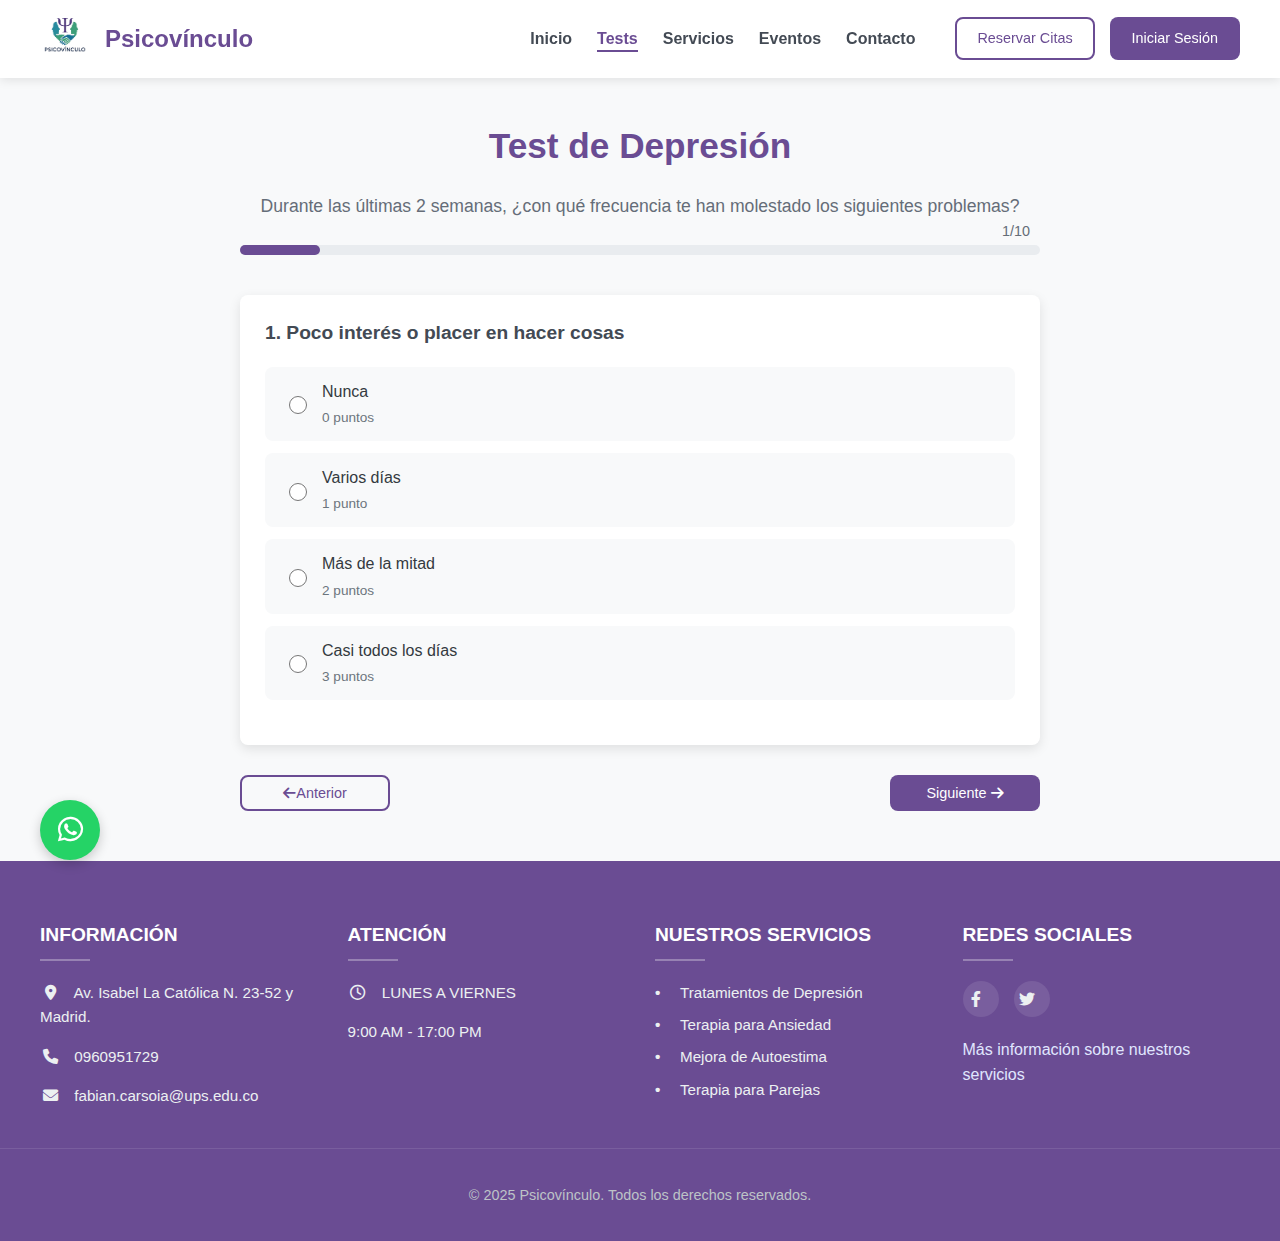
<file: test-depresion.html>
<!DOCTYPE html>
<html lang="es">
<head>
    <meta charset="UTF-8">
    <meta name="viewport" content="width=device-width, initial-scale=1.0">
    <title>Test de Ansiedad | Psicovínculo</title>
    <link rel="stylesheet" href="css/test-depresion.css">
    <link rel="stylesheet" href="https://cdnjs.cloudflare.com/ajax/libs/font-awesome/6.0.0-beta3/css/all.min.css">
</head>
<body>
    <!-- Header -->
    <header class="header">
        <div class="header-container">
            <div class="logo-container">
                <a href="index.html" class="logo-link">
                    <img src="imagen/logo.png" class="logo-psicovinculo" alt="Psicovínculo">
                </a>
                <span class="logo-text">Psicovínculo</span>
            </div>
            
            <div class="nav-wrapper">
                <nav class="main-nav">
                    <ul class="nav-menu">
                        <li><a href="index.html">Inicio</a></li>
                        <li><a href="test.html" class="active">Tests</a></li>
                        <li><a href="servicios.html">Servicios</a></li>
                        <li><a href="eventos.html">Eventos</a></li>
                        <li><a href="contacto.html">Contacto</a></li>
                    </ul>
                </nav>
                
                <div class="auth-buttons">
                    <a href="login.html" class="btn btn-outline">Reservar Citas</a>
                    <a href="registro.html" class="btn btn-primary">Iniciar Sesión</a>
                </div>
            </div>
            
            <button class="mobile-menu-btn">
                <i class="fas fa-bars"></i>
            </button>
        </div>
    </header>

    <!-- Main Content -->
    <main class="test-container">
        <section class="test-header">
            <h1>Test de Depresión </h1>
            <p class="test-description">Durante las últimas 2 semanas, ¿con qué frecuencia te han molestado los siguientes problemas?</p>
            <div class="progress-container">
                <div class="progress-bar" id="progressBar"></div>
                <span class="progress-text" id="progressText">1/9</span>
            </div>
        </section>

        <form id="depresionTestForm">
            <!-- Pregunta 1 -->
            <div id="q1" class="question active">
                <h3>1. Poco interés o placer en hacer cosas</h3>
                <ul class="question-options">
                    <li class="option-item">
                        <input type="radio" name="q1" value="0" id="q1-option1">
                        <label for="q1-option1" class="option-label">
                            <span class="option-text">Nunca</span>
                            <span class="option-points">0 puntos</span>
                        </label>
                    </li>
                    <li class="option-item">
                        <input type="radio" name="q1" value="1" id="q1-option2">
                        <label for="q1-option2" class="option-label">
                            <span class="option-text">Varios días</span>
                            <span class="option-points">1 punto</span>
                        </label>
                    </li>
                    <li class="option-item">
                        <input type="radio" name="q1" value="2" id="q1-option3">
                        <label for="q1-option3" class="option-label">
                            <span class="option-text">Más de la mitad</span>
                            <span class="option-points">2 puntos</span>
                        </label>
                    </li>
                    <li class="option-item">
                        <input type="radio" name="q1" value="3" id="q1-option4">
                        <label for="q1-option4" class="option-label">
                            <span class="option-text">Casi todos los días</span>
                            <span class="option-points">3 puntos</span>
                        </label>
                    </li>
                </ul>
            </div>

            <!-- Pregunta 2 -->
            <div id="q2" class="question">
                <h3>2. Sentirse deprimido/a, decaído/a o sin esperanza</h3>
                <ul class="question-options">
                    <li class="option-item">
                        <input type="radio" name="q2" value="0" id="q2-option1">
                        <label for="q2-option1" class="option-label">
                            <span class="option-text">Nunca</span>
                            <span class="option-points">0 puntos</span>
                        </label>
                    </li>
                    <li class="option-item">
                        <input type="radio" name="q2" value="1" id="q2-option2">
                        <label for="q2-option2" class="option-label">
                            <span class="option-text">Varios días</span>
                            <span class="option-points">1 punto</span>
                        </label>
                    </li>
                    <li class="option-item">
                        <input type="radio" name="q2" value="2" id="q2-option3">
                        <label for="q2-option3" class="option-label">
                            <span class="option-text">Más de la mitad</span>
                            <span class="option-points">2 puntos</span>
                        </label>
                    </li>
                    <li class="option-item">
                        <input type="radio" name="q2" value="3" id="q2-option4">
                        <label for="q2-option4" class="option-label">
                            <span class="option-text">Casi todos los días</span>
                            <span class="option-points">3 puntos</span>
                        </label>
                    </li>
                </ul>
            </div>

            <!-- Pregunta 3 -->
            <div id="q3" class="question">
                <h3>3. Dificultad para dormir o dormir demasiado</h3>
                <ul class="question-options">
                    <li class="option-item">
                        <input type="radio" name="q3" value="0" id="q3-option1">
                        <label for="q3-option1" class="option-label">
                            <span class="option-text">Nunca</span>
                            <span class="option-points">0 puntos</span>
                        </label>
                    </li>
                    <li class="option-item">
                        <input type="radio" name="q3" value="1" id="q3-option2">
                        <label for="q3-option2" class="option-label">
                            <span class="option-text">Varios días</span>
                            <span class="option-points">1 punto</span>
                        </label>
                    </li>
                    <li class="option-item">
                        <input type="radio" name="q3" value="2" id="q3-option3">
                        <label for="q3-option3" class="option-label">
                            <span class="option-text">Más de la mitad</span>
                            <span class="option-points">2 puntos</span>
                        </label>
                    </li>
                    <li class="option-item">
                        <input type="radio" name="q3" value="3" id="q3-option4">
                        <label for="q3-option4" class="option-label">
                            <span class="option-text">Casi todos los días</span>
                            <span class="option-points">3 puntos</span>
                        </label>
                    </li>
                </ul>
            </div>

            <!-- Pregunta 4 -->
            <div id="q4" class="question">
                <h3>4. Sentirse cansado/a o con poca energía</h3>
                <ul class="question-options">
                    <li class="option-item">
                        <input type="radio" name="q4" value="0" id="q4-option1">
                        <label for="q4-option1" class="option-label">
                            <span class="option-text">Nunca</span>
                            <span class="option-points">0 puntos</span>
                        </label>
                    </li>
                    <li class="option-item">
                        <input type="radio" name="q4" value="1" id="q4-option2">
                        <label for="q4-option2" class="option-label">
                            <span class="option-text">Varios días</span>
                            <span class="option-points">1 punto</span>
                        </label>
                    </li>
                    <li class="option-item">
                        <input type="radio" name="q4" value="2" id="q4-option3">
                        <label for="q4-option3" class="option-label">
                            <span class="option-text">Más de la mitad</span>
                            <span class="option-points">2 puntos</span>
                        </label>
                    </li>
                    <li class="option-item">
                        <input type="radio" name="q4" value="3" id="q4-option4">
                        <label for="q4-option4" class="option-label">
                            <span class="option-text">Casi todos los días</span>
                            <span class="option-points">3 puntos</span>
                        </label>
                    </li>
                </ul>
            </div>

            <!-- Pregunta 5 -->
            <div id="q5" class="question">
                <h3>5. Falta de apetito o comer en exceso</h3>
                <ul class="question-options">
                    <li class="option-item">
                        <input type="radio" name="q5" value="0" id="q5-option1">
                        <label for="q5-option1" class="option-label">
                            <span class="option-text">Nunca</span>
                            <span class="option-points">0 puntos</span>
                        </label>
                    </li>
                    <li class="option-item">
                        <input type="radio" name="q5" value="1" id="q5-option2">
                        <label for="q5-option2" class="option-label">
                            <span class="option-text">Varios días</span>
                            <span class="option-points">1 punto</span>
                        </label>
                    </li>
                    <li class="option-item">
                        <input type="radio" name="q5" value="2" id="q5-option3">
                        <label for="q5-option3" class="option-label">
                            <span class="option-text">Más de la mitad</span>
                            <span class="option-points">2 puntos</span>
                        </label>
                    </li>
                    <li class="option-item">
                        <input type="radio" name="q5" value="3" id="q5-option4">
                        <label for="q5-option4" class="option-label">
                            <span class="option-text">Casi todos los días</span>
                            <span class="option-points">3 puntos</span>
                        </label>
                    </li>
                </ul>
            </div>

            <!-- Pregunta 6 -->
            <div id="q6" class="question">
                <h3>6. Sentirse mal consigo mismo o pensar que uno es un fracaso</h3>
                <ul class="question-options">
                    <li class="option-item">
                        <input type="radio" name="q6" value="0" id="q6-option1">
                        <label for="q6-option1" class="option-label">
                            <span class="option-text">Nunca</span>
                            <span class="option-points">0 puntos</span>
                        </label>
                    </li>
                    <li class="option-item">
                        <input type="radio" name="q6" value="1" id="q6-option2">
                        <label for="q6-option2" class="option-label">
                            <span class="option-text">Varios días</span>
                            <span class="option-points">1 punto</span>
                        </label>
                    </li>
                    <li class="option-item">
                        <input type="radio" name="q6" value="2" id="q6-option3">
                        <label for="q6-option3" class="option-label">
                            <span class="option-text">Más de la mitad</span>
                            <span class="option-points">2 puntos</span>
                        </label>
                    </li>
                    <li class="option-item">
                        <input type="radio" name="q6" value="3" id="q6-option4">
                        <label for="q6-option4" class="option-label">
                            <span class="option-text">Casi todos los días</span>
                            <span class="option-points">3 puntos</span>
                        </label>
                    </li>
                </ul>
            </div>

            <!-- Pregunta 7 -->
            <div id="q7" class="question">
                <h3>7. Dificultad para concentrarse en cosas</h3>
                <ul class="question-options">
                    <li class="option-item">
                        <input type="radio" name="q7" value="0" id="q7-option1">
                        <label for="q7-option1" class="option-label">
                            <span class="option-text">Nunca</span>
                            <span class="option-points">0 puntos</span>
                        </label>
                    </li>
                    <li class="option-item">
                        <input type="radio" name="q7" value="1" id="q7-option2">
                        <label for="q7-option2" class="option-label">
                            <span class="option-text">Varios días</span>
                            <span class="option-points">1 punto</span>
                        </label>
                    </li>
                    <li class="option-item">
                        <input type="radio" name="q7" value="2" id="q7-option3">
                        <label for="q7-option3" class="option-label">
                            <span class="option-text">Más de la mitad</span>
                            <span class="option-points">2 puntos</span>
                        </label>
                    </li>
                    <li class="option-item">
                        <input type="radio" name="q7" value="3" id="q7-option4">
                        <label for="q7-option4" class="option-label">
                            <span class="option-text">Casi todos los días</span>
                            <span class="option-points">3 puntos</span>
                        </label>
                    </li>
                </ul>
            </div>

            <!-- Pregunta 8 -->
            <div id="q8" class="question">
                <h3>8. Moverse o hablar tan despacio que otros lo noten</h3>
                <ul class="question-options">
                    <li class="option-item">
                        <input type="radio" name="q8" value="0" id="q8-option1">
                        <label for="q8-option1" class="option-label">
                            <span class="option-text">Nunca</span>
                            <span class="option-points">0 puntos</span>
                        </label>
                    </li>
                    <li class="option-item">
                        <input type="radio" name="q8" value="1" id="q8-option2">
                        <label for="q8-option2" class="option-label">
                            <span class="option-text">Varios días</span>
                            <span class="option-points">1 punto</span>
                        </label>
                    </li>
                    <li class="option-item">
                        <input type="radio" name="q8" value="2" id="q8-option3">
                        <label for="q8-option3" class="option-label">
                            <span class="option-text">Más de la mitad</span>
                            <span class="option-points">2 puntos</span>
                        </label>
                    </li>
                    <li class="option-item">
                        <input type="radio" name="q8" value="3" id="q8-option4">
                        <label for="q8-option4" class="option-label">
                            <span class="option-text">Casi todos los días</span>
                            <span class="option-points">3 puntos</span>
                        </label>
                    </li>
                </ul>
            </div>

            <!-- Pregunta 9 -->
            <div id="q9" class="question">
                <h3>9. Pensamientos de que estarías mejor muerto/a o de lastimarte</h3>
                <ul class="question-options">
                    <li class="option-item">
                        <input type="radio" name="q9" value="0" id="q9-option1">
                        <label for="q9-option1" class="option-label">
                            <span class="option-text">Nunca</span>
                            <span class="option-points">0 puntos</span>
                        </label>
                    </li>
                    <li class="option-item">
                        <input type="radio" name="q9" value="1" id="q9-option2">
                        <label for="q9-option2" class="option-label">
                            <span class="option-text">Varios días</span>
                            <span class="option-points">1 punto</span>
                        </label>
                    </li>
                    <li class="option-item">
                        <input type="radio" name="q9" value="2" id="q9-option3">
                        <label for="q9-option3" class="option-label">
                            <span class="option-text">Más de la mitad</span>
                            <span class="option-points">2 puntos</span>
                        </label>
                    </li>
                    <li class="option-item">
                        <input type="radio" name="q9" value="3" id="q9-option4">
                        <label for="q9-option4" class="option-label">
                            <span class="option-text">Casi todos los días</span>
                            <span class="option-points">3 puntos</span>
                        </label>
                    </li>
                </ul>
            </div>

            <!-- Pregunta 10 -->
            <div id="q10" class="question">
                <h3>10. Dificultad para tomar decisiones o falta de motivación</h3>
                <ul class="question-options">
                    <li class="option-item">
                        <input type="radio" name="q10" value="0" id="q10-option1">
                        <label for="q10-option1" class="option-label">
                            <span class="option-text">Nunca</span>
                            <span class="option-points">0 puntos</span>
                        </label>
                    </li>
                    <li class="option-item">
                        <input type="radio" name="q10" value="1" id="q10-option2">
                        <label for="q10-option2" class="option-label">
                            <span class="option-text">Varios días</span>
                            <span class="option-points">1 punto</span>
                        </label>
                    </li>
                    <li class="option-item">
                        <input type="radio" name="q10" value="2" id="q10-option3">
                        <label for="q10-option3" class="option-label">
                            <span class="option-text">Más de la mitad</span>
                            <span class="option-points">2 puntos</span>
                        </label>
                    </li>
                    <li class="option-item">
                        <input type="radio" name="q10" value="3" id="q10-option4">
                        <label for="q10-option4" class="option-label">
                            <span class="option-text">Casi todos los días</span>
                            <span class="option-points">3 puntos</span>
                        </label>
                    </li>
                </ul>
            </div>

            <!-- Navigation Buttons -->
            <div class="test-navigation">
                <button type="button" class="btn btn-outline" id="prevBtn" disabled>
                    <i class="fas fa-arrow-left"></i> Anterior
                </button>
                <button type="button" class="btn btn-primary" id="nextBtn">
                    Siguiente <i class="fas fa-arrow-right"></i>
                </button>
                <button type="button" class="btn btn-primary" id="submitBtn" style="display: none;">
                    Ver Resultados
                </button>
            </div>
        </form>

        <!-- Result Section -->
        <section id="depresion-result" class="result-container" style="display: none;">
            <div class="result-card">
                <h2>Resultado del Test de Depresión</h2>
                <div class="score-display">
                    <span class="score-label">Puntaje total:</span>
                    <span class="score-value" id="depresion-score">0</span>
                    <span class="score-max">/30</span>
                </div>
                
                <div class="result-message" id="depresion-interpretation">
                    <!-- Result text will be inserted here by JavaScript -->
                </div>
                
                <div class="result-recommendation">
                    <h3>Recomendaciones:</h3>
                    <ul class="recommendation-list" id="recommendation-list">
                        <!-- Recommendations will be inserted here by JavaScript -->
                    </ul>
                </div>
                
                <div class="result-disclaimer">
                    <p><strong>Nota importante:</strong> Este test es solo una herramienta de evaluación preliminar y no sustituye un diagnóstico profesional. Si tienes preocupaciones sobre tu salud mental, te recomendamos consultar con un profesional de la salud mental.</p>
                    <p><strong>Si tienes pensamientos suicidas:</strong> Por favor busca ayuda inmediata. Puedes contactar a un profesional de salud mental, acudir a un servicio de emergencias o llamar a una línea de ayuda en tu país.</p>
                </div>
                
                <div class="result-actions">
                    <a href="servicios.html" class="btn btn-primary">
                        <i class="fas fa-calendar-alt"></i> Agendar Consulta
                    </a>
                    <button type="button" class="btn btn-outline" id="retakeTestBtn">
                        <i class="fas fa-redo"></i> Volver a hacer el test
                    </button>
                </div>
            </div>
        </section>
    </main>

    <!-- Footer -->
    <footer class="footer">
        <div class="footer-container">
            <div class="footer-section">
                <h3>INFORMACIÓN</h3>
                <p><i class="fas fa-map-marker-alt"></i> Av. Isabel La Católica N. 23-52 y Madrid.</p>
                <p><i class="fas fa-phone"></i> <a href="tel:0960951729">0960951729</a></p>
                <p><i class="fas fa-envelope"></i> <a href="mailto:fabian.carsoia@ups.edu.co">fabian.carsoia@ups.edu.co</a></p>
            </div>
            
            <div class="footer-section">
                <h3>ATENCIÓN</h3>
                <p><i class="far fa-clock"></i> LUNES A VIERNES</p>
                <p>9:00 AM - 17:00 PM</p>
            </div>
            
            <div class="footer-section">
                <h3>NUESTROS SERVICIOS</h3>
                <ul class="services-list">
                    <li>Tratamientos de Depresión</li>
                    <li>Terapia para Ansiedad</li>
                    <li>Mejora de Autoestima</li>
                    <li>Terapia para Parejas</li>
                </ul>
            </div>
            
            <div class="footer-section">
                <h3>REDES SOCIALES</h3>
                <div class="social-icons">
                    <a href="#" class="social-icon"><i class="fab fa-facebook-f"></i></a>
                    <a href="#" class="social-icon"><i class="fab fa-twitter"></i></a>
                </div>
                <div class="footer-link">
                    <a href="https://www.deservicios.es/plos/muestras-redes-sociales-deservicios-totamacion" target="_blank">
                        Más información sobre nuestros servicios
                    </a>
                </div>
            </div>
        </div>
        
        <div class="footer-bottom">
            <p>&copy; 2025 Psicovínculo. Todos los derechos reservados.</p>
        </div>

        <!-- Botón flotante de WhatsApp -->
        <a href="https://wa.me/593960951729" class="whatsapp-float" target="_blank">
            <i class="fab fa-whatsapp whatsapp-icon"></i>
        </a>
    </footer>

    <script src="js/test-depresion.js"></script>
</body>
</html>
</file>
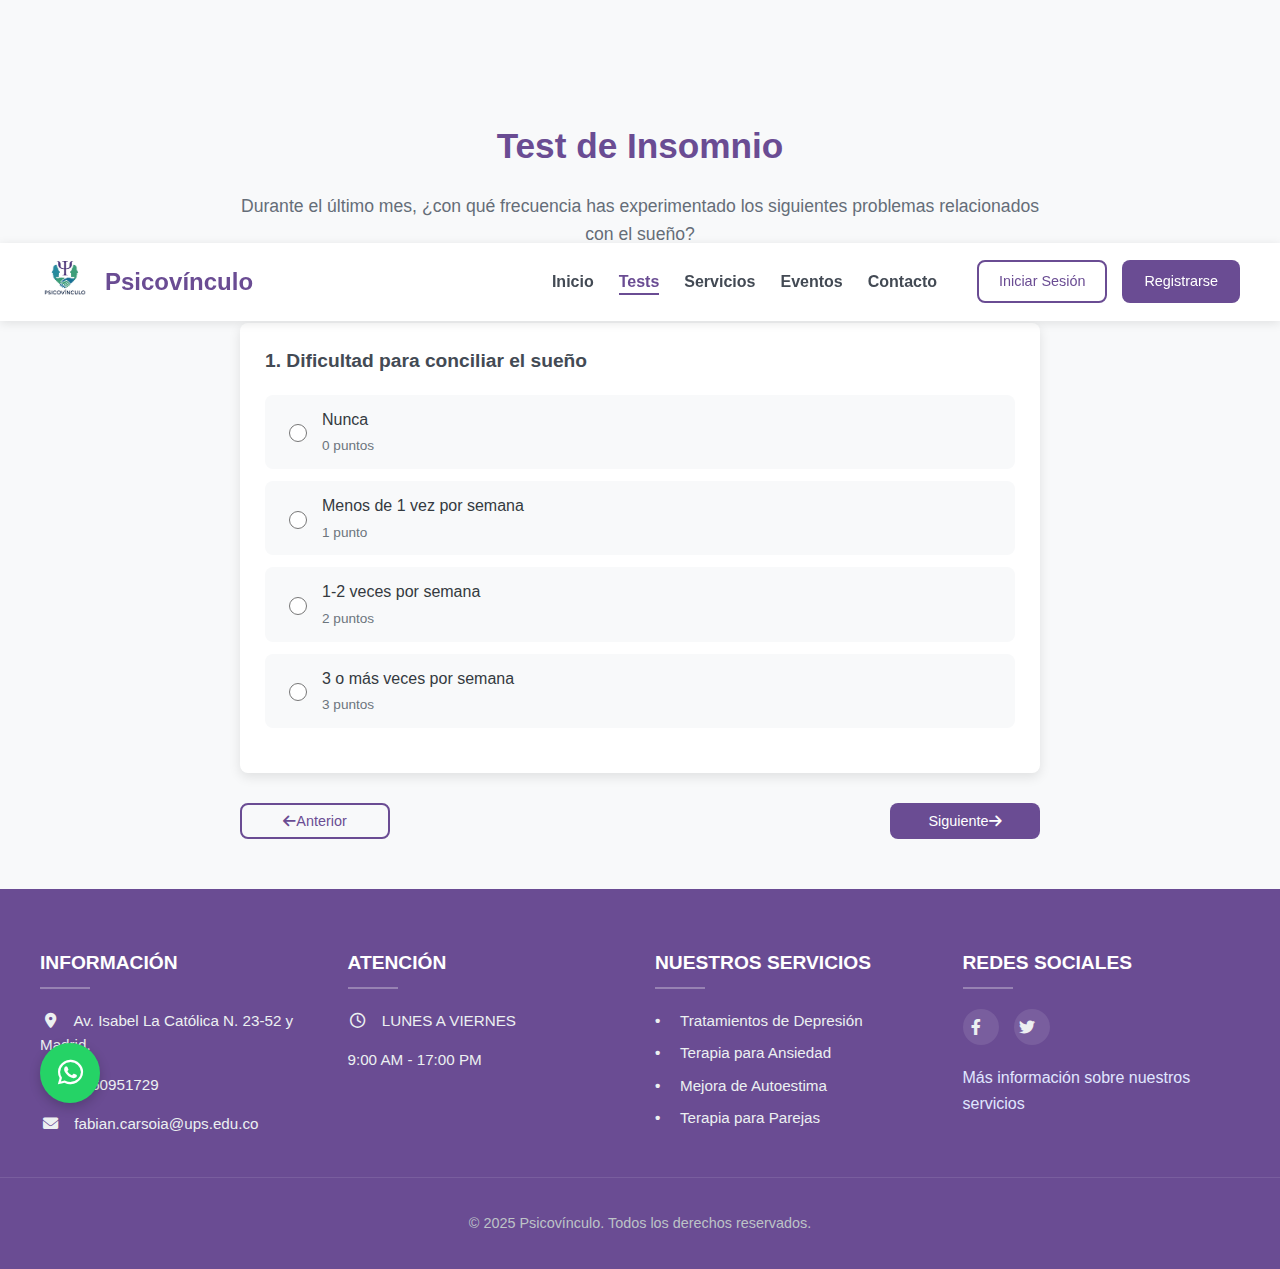
<file: test-insomnio.html>
<!DOCTYPE html>
<html lang="es">
<head>
    <meta charset="UTF-8">
    <meta name="viewport" content="width=device-width, initial-scale=1.0">
    <title>Test de Ansiedad | Psicovínculo</title>
    <link rel="stylesheet" href="css/test-insomnio.css">
    <link rel="stylesheet" href="https://cdnjs.cloudflare.com/ajax/libs/font-awesome/6.0.0-beta3/css/all.min.css">
</head>
<body>
    <!-- Header -->
    <header class="header">
        <div class="header-container">
            <div class="logo-container">
                <a href="index.html" class="logo-link">
                    <img src="imagen/logo.png" class="logo-psicovinculo" alt="Psicovínculo">
                </a>
                <span class="logo-text">Psicovínculo</span>
            </div>
            
            <div class="nav-wrapper">
                <nav class="main-nav">
                    <ul class="nav-menu">
                        <li><a href="index.html">Inicio</a></li>
                        <li><a href="test.html" class="active">Tests</a></li>
                        <li><a href="servicios.html">Servicios</a></li>
                        <li><a href="eventos.html">Eventos</a></li>
                        <li><a href="contacto.html">Contacto</a></li>
                    </ul>
                </nav>
                
                <div class="auth-buttons">
                    <a href="login.html" class="btn btn-outline">Iniciar Sesión</a>
                    <a href="registro.html" class="btn btn-primary">Registrarse</a>
                </div>
            </div>
            
            <button class="mobile-menu-btn">
                <i class="fas fa-bars"></i>
            </button>
        </div>
    </header>

    <!-- Main Content -->
    <main class="test-container">
        <section class="test-header">
            <h1>Test de Insomnio</h1>
            <p class="test-description">Durante el último mes, ¿con qué frecuencia has experimentado los siguientes problemas relacionados con el sueño?</p>
            <div class="progress-container">
                <div class="progress-bar" id="progressBar"></div>
                <span class="progress-text" id="progressText">1/10</span>
            </div>
        </section>

        <form id="insomnioTestForm">
            <!-- Pregunta 1 -->
            <div id="insomnio-q1" class="question active">
                <h3>1. Dificultad para conciliar el sueño</h3>
                <ul class="question-options">
                    <li class="option-item">
                        <input type="radio" name="inq1" value="0" id="inq1-option1">
                        <label for="inq1-option1" class="option-label">
                            <span class="option-text">Nunca</span>
                            <span class="option-points">0 puntos</span>
                        </label>
                    </li>
                    <li class="option-item">
                        <input type="radio" name="inq1" value="1" id="inq1-option2">
                        <label for="inq1-option2" class="option-label">
                            <span class="option-text">Menos de 1 vez por semana</span>
                            <span class="option-points">1 punto</span>
                        </label>
                    </li>
                    <li class="option-item">
                        <input type="radio" name="inq1" value="2" id="inq1-option3">
                        <label for="inq1-option3" class="option-label">
                            <span class="option-text">1-2 veces por semana</span>
                            <span class="option-points">2 puntos</span>
                        </label>
                    </li>
                    <li class="option-item">
                        <input type="radio" name="inq1" value="3" id="inq1-option4">
                        <label for="inq1-option4" class="option-label">
                            <span class="option-text">3 o más veces por semana</span>
                            <span class="option-points">3 puntos</span>
                        </label>
                    </li>
                </ul>
            </div>

            <!-- Pregunta 2 -->
            <div id="insomnio-q2" class="question">
                <h3>2. Dificultad para mantenerse dormido durante la noche</h3>
                <ul class="question-options">
                    <li class="option-item">
                        <input type="radio" name="inq2" value="0" id="inq2-option1">
                        <label for="inq2-option1" class="option-label">
                            <span class="option-text">Nunca</span>
                            <span class="option-points">0 puntos</span>
                        </label>
                    </li>
                    <li class="option-item">
                        <input type="radio" name="inq2" value="1" id="inq2-option2">
                        <label for="inq2-option2" class="option-label">
                            <span class="option-text">Menos de 1 vez por semana</span>
                            <span class="option-points">1 punto</span>
                        </label>
                    </li>
                    <li class="option-item">
                        <input type="radio" name="inq2" value="2" id="inq2-option3">
                        <label for="inq2-option3" class="option-label">
                            <span class="option-text">1-2 veces por semana</span>
                            <span class="option-points">2 puntos</span>
                        </label>
                    </li>
                    <li class="option-item">
                        <input type="radio" name="inq2" value="3" id="inq2-option4">
                        <label for="inq2-option4" class="option-label">
                            <span class="option-text">3 o más veces por semana</span>
                            <span class="option-points">3 puntos</span>
                        </label>
                    </li>
                </ul>
            </div>

            <!-- Pregunta 3 -->
            <div id="insomnio-q3" class="question">
                <h3>3. Despertarse demasiado temprano por la mañana sin poder volver a dormir</h3>
                <ul class="question-options">
                    <li class="option-item">
                        <input type="radio" name="inq3" value="0" id="inq3-option1">
                        <label for="inq3-option1" class="option-label">
                            <span class="option-text">Nunca</span>
                            <span class="option-points">0 puntos</span>
                        </label>
                    </li>
                    <li class="option-item">
                        <input type="radio" name="inq3" value="1" id="inq3-option2">
                        <label for="inq3-option2" class="option-label">
                            <span class="option-text">Menos de 1 vez por semana</span>
                            <span class="option-points">1 punto</span>
                        </label>
                    </li>
                    <li class="option-item">
                        <input type="radio" name="inq3" value="2" id="inq3-option3">
                        <label for="inq3-option3" class="option-label">
                            <span class="option-text">1-2 veces por semana</span>
                            <span class="option-points">2 puntos</span>
                        </label>
                    </li>
                    <li class="option-item">
                        <input type="radio" name="inq3" value="3" id="inq3-option4">
                        <label for="inq3-option4" class="option-label">
                            <span class="option-text">3 o más veces por semana</span>
                            <span class="option-points">3 puntos</span>
                        </label>
                    </li>
                </ul>
            </div>

            <!-- Pregunta 4 -->
            <div id="insomnio-q4" class="question">
                <h3>4. Sentirse insatisfecho con la calidad del sueño</h3>
                <ul class="question-options">
                    <li class="option-item">
                        <input type="radio" name="inq4" value="0" id="inq4-option1">
                        <label for="inq4-option1" class="option-label">
                            <span class="option-text">Nunca</span>
                            <span class="option-points">0 puntos</span>
                        </label>
                    </li>
                    <li class="option-item">
                        <input type="radio" name="inq4" value="1" id="inq4-option2">
                        <label for="inq4-option2" class="option-label">
                            <span class="option-text">Menos de 1 vez por semana</span>
                            <span class="option-points">1 punto</span>
                        </label>
                    </li>
                    <li class="option-item">
                        <input type="radio" name="inq4" value="2" id="inq4-option3">
                        <label for="inq4-option3" class="option-label">
                            <span class="option-text">1-2 veces por semana</span>
                            <span class="option-points">2 puntos</span>
                        </label>
                    </li>
                    <li class="option-item">
                        <input type="radio" name="inq4" value="3" id="inq4-option4">
                        <label for="inq4-option4" class="option-label">
                            <span class="option-text">3 o más veces por semana</span>
                            <span class="option-points">3 puntos</span>
                        </label>
                    </li>
                </ul>
            </div>

            <!-- Pregunta 5 -->
            <div id="insomnio-q5" class="question">
                <h3>5. Sensación de no haber descansado adecuadamente al despertar</h3>
                <ul class="question-options">
                    <li class="option-item">
                        <input type="radio" name="inq5" value="0" id="inq5-option1">
                        <label for="inq5-option1" class="option-label">
                            <span class="option-text">Nunca</span>
                            <span class="option-points">0 puntos</span>
                        </label>
                    </li>
                    <li class="option-item">
                        <input type="radio" name="inq5" value="1" id="inq5-option2">
                        <label for="inq5-option2" class="option-label">
                            <span class="option-text">Menos de 1 vez por semana</span>
                            <span class="option-points">1 punto</span>
                        </label>
                    </li>
                    <li class="option-item">
                        <input type="radio" name="inq5" value="2" id="inq5-option3">
                        <label for="inq5-option3" class="option-label">
                            <span class="option-text">1-2 veces por semana</span>
                            <span class="option-points">2 puntos</span>
                        </label>
                    </li>
                    <li class="option-item">
                        <input type="radio" name="inq5" value="3" id="inq5-option4">
                        <label for="inq5-option4" class="option-label">
                            <span class="option-text">3 o más veces por semana</span>
                            <span class="option-points">3 puntos</span>
                        </label>
                    </li>
                </ul>
            </div>

            <!-- Pregunta 6 -->
            <div id="insomnio-q6" class="question">
                <h3>6. Sensación de somnolencia o cansancio durante el día</h3>
                <ul class="question-options">
                    <li class="option-item">
                        <input type="radio" name="inq6" value="0" id="inq6-option1">
                        <label for="inq6-option1" class="option-label">
                            <span class="option-text">Nunca</span>
                            <span class="option-points">0 puntos</span>
                        </label>
                    </li>
                    <li class="option-item">
                        <input type="radio" name="inq6" value="1" id="inq6-option2">
                        <label for="inq6-option2" class="option-label">
                            <span class="option-text">Menos de 1 vez por semana</span>
                            <span class="option-points">1 punto</span>
                        </label>
                    </li>
                    <li class="option-item">
                        <input type="radio" name="inq6" value="2" id="inq6-option3">
                        <label for="inq6-option3" class="option-label">
                            <span class="option-text">1-2 veces por semana</span>
                            <span class="option-points">2 puntos</span>
                        </label>
                    </li>
                    <li class="option-item">
                        <input type="radio" name="inq6" value="3" id="inq6-option4">
                        <label for="inq6-option4" class="option-label">
                            <span class="option-text">3 o más veces por semana</span>
                            <span class="option-points">3 puntos</span>
                        </label>
                    </li>
                </ul>
            </div>

            <!-- Pregunta 7 -->
            <div id="insomnio-q7" class="question">
                <h3>7. Dificultad para concentrarse debido al cansancio</h3>
                <ul class="question-options">
                    <li class="option-item">
                        <input type="radio" name="inq7" value="0" id="inq7-option1">
                        <label for="inq7-option1" class="option-label">
                            <span class="option-text">Nunca</span>
                            <span class="option-points">0 puntos</span>
                        </label>
                    </li>
                    <li class="option-item">
                        <input type="radio" name="inq7" value="1" id="inq7-option2">
                        <label for="inq7-option2" class="option-label">
                            <span class="option-text">Menos de 1 vez por semana</span>
                            <span class="option-points">1 punto</span>
                        </label>
                    </li>
                    <li class="option-item">
                        <input type="radio" name="inq7" value="2" id="inq7-option3">
                        <label for="inq7-option3" class="option-label">
                            <span class="option-text">1-2 veces por semana</span>
                            <span class="option-points">2 puntos</span>
                        </label>
                    </li>
                    <li class="option-item">
                        <input type="radio" name="inq7" value="3" id="inq7-option4">
                        <label for="inq7-option4" class="option-label">
                            <span class="option-text">3 o más veces por semana</span>
                            <span class="option-points">3 puntos</span>
                        </label>
                    </li>
                </ul>
            </div>

            <!-- Pregunta 8 -->
            <div id="insomnio-q8" class="question">
                <h3>8. Preocupación excesiva por no poder dormir</h3>
                <ul class="question-options">
                    <li class="option-item">
                        <input type="radio" name="inq8" value="0" id="inq8-option1">
                        <label for="inq8-option1" class="option-label">
                            <span class="option-text">Nunca</span>
                            <span class="option-points">0 puntos</span>
                        </label>
                    </li>
                    <li class="option-item">
                        <input type="radio" name="inq8" value="1" id="inq8-option2">
                        <label for="inq8-option2" class="option-label">
                            <span class="option-text">Menos de 1 vez por semana</span>
                            <span class="option-points">1 punto</span>
                        </label>
                    </li>
                    <li class="option-item">
                        <input type="radio" name="inq8" value="2" id="inq8-option3">
                        <label for="inq8-option3" class="option-label">
                            <span class="option-text">1-2 veces por semana</span>
                            <span class="option-points">2 puntos</span>
                        </label>
                    </li>
                    <li class="option-item">
                        <input type="radio" name="inq8" value="3" id="inq8-option4">
                        <label for="inq8-option4" class="option-label">
                            <span class="option-text">3 o más veces por semana</span>
                            <span class="option-points">3 puntos</span>
                        </label>
                    </li>
                </ul>
            </div>

            <!-- Pregunta 9 -->
            <div id="insomnio-q9" class="question">
                <h3>9. Uso de medicamentos para dormir (con o sin receta)</h3>
                <ul class="question-options">
                    <li class="option-item">
                        <input type="radio" name="inq9" value="0" id="inq9-option1">
                        <label for="inq9-option1" class="option-label">
                            <span class="option-text">Nunca</span>
                            <span class="option-points">0 puntos</span>
                        </label>
                    </li>
                    <li class="option-item">
                        <input type="radio" name="inq9" value="1" id="inq9-option2">
                        <label for="inq9-option2" class="option-label">
                            <span class="option-text">Menos de 1 vez por semana</span>
                            <span class="option-points">1 punto</span>
                        </label>
                    </li>
                    <li class="option-item">
                        <input type="radio" name="inq9" value="2" id="inq9-option3">
                        <label for="inq9-option3" class="option-label">
                            <span class="option-text">1-2 veces por semana</span>
                            <span class="option-points">2 puntos</span>
                        </label>
                    </li>
                    <li class="option-item">
                        <input type="radio" name="inq9" value="3" id="inq9-option4">
                        <label for="inq9-option4" class="option-label">
                            <span class="option-text">3 o más veces por semana</span>
                            <span class="option-points">3 puntos</span>
                        </label>
                    </li>
                </ul>
            </div>

            <!-- Pregunta 10 -->
            <div id="insomnio-q10" class="question">
                <h3>10. Dificultad para mantenerse despierto durante actividades como conducir, comer o socializar</h3>
                <ul class="question-options">
                    <li class="option-item">
                        <input type="radio" name="inq10" value="0" id="inq10-option1">
                        <label for="inq10-option1" class="option-label">
                            <span class="option-text">Nunca</span>
                            <span class="option-points">0 puntos</span>
                        </label>
                    </li>
                    <li class="option-item">
                        <input type="radio" name="inq10" value="1" id="inq10-option2">
                        <label for="inq10-option2" class="option-label">
                            <span class="option-text">Menos de 1 vez por semana</span>
                            <span class="option-points">1 punto</span>
                        </label>
                    </li>
                    <li class="option-item">
                        <input type="radio" name="inq10" value="2" id="inq10-option3">
                        <label for="inq10-option3" class="option-label">
                            <span class="option-text">1-2 veces por semana</span>
                            <span class="option-points">2 puntos</span>
                        </label>
                    </li>
                    <li class="option-item">
                        <input type="radio" name="inq10" value="3" id="inq10-option4">
                        <label for="inq10-option4" class="option-label">
                            <span class="option-text">3 o más veces por semana</span>
                            <span class="option-points">3 puntos</span>
                        </label>
                    </li>
                </ul>
            </div>

            <!-- Navigation Buttons -->
            <div class="test-navigation">
                <button type="button" class="btn btn-outline" id="prevBtn" disabled>
                    <i class="fas fa-arrow-left"></i> Anterior
                </button>
                <button type="button" class="btn btn-primary" id="nextBtn">
                    Siguiente <i class="fas fa-arrow-right"></i>
                </button>
                <button type="button" class="btn btn-primary" id="submitBtn" style="display: none;">
                    Ver Resultados
                </button>
            </div>
        </form>

        <!-- Result Section -->
        <section id="insomnio-result" class="result-container" style="display: none;">
            <div class="result-card">
                <h2>Resultado del Test de Insomnio</h2>
                <div class="score-display">
                    <span class="score-label">Puntaje total:</span>
                    <span class="score-value" id="insomnio-score">0</span>
                    <span class="score-max">/30</span>
                </div>
                
                <div class="result-message" id="insomnio-interpretation">
                    <!-- Result text will be inserted here by JavaScript -->
                </div>
                
                <div class="result-recommendation">
                    <h3>Recomendaciones:</h3>
                    <ul class="recommendation-list" id="recommendation-list">
                        <!-- Recommendations will be inserted here by JavaScript -->
                    </ul>
                </div>
                
                <div class="result-disclaimer">
                    <p><strong>Nota importante:</strong> Este test no sustituye una evaluación profesional. Si tienes problemas persistentes de sueño, considera consultar con un especialista en trastornos del sueño.</p>
                </div>
                
                <div class="result-actions">
                    <a href="servicios.html" class="btn btn-primary">
                        <i class="fas fa-calendar-alt"></i> Agendar Consulta
                    </a>
                    <button type="button" class="btn btn-outline" id="retakeTestBtn">
                        <i class="fas fa-redo"></i> Volver a hacer el test
                    </button>
                </div>
            </div>
        </section>
    </main>

    <!-- Footer (igual que en autoestima) -->
    <footer class="footer">
        <div class="footer-container">
            <div class="footer-section">
                <h3>INFORMACIÓN</h3>
                <p><i class="fas fa-map-marker-alt"></i> Av. Isabel La Católica N. 23-52 y Madrid.</p>
                <p><i class="fas fa-phone"></i> <a href="tel:0960951729">0960951729</a></p>
                <p><i class="fas fa-envelope"></i> <a href="mailto:fabian.carsoia@ups.edu.co">fabian.carsoia@ups.edu.co</a></p>
            </div>
            
            <div class="footer-section">
                <h3>ATENCIÓN</h3>
                <p><i class="far fa-clock"></i> LUNES A VIERNES</p>
                <p>9:00 AM - 17:00 PM</p>
            </div>
            
            <div class="footer-section">
                <h3>NUESTROS SERVICIOS</h3>
                <ul class="services-list">
                    <li>Tratamientos de Depresión</li>
                    <li>Terapia para Ansiedad</li>
                    <li>Mejora de Autoestima</li>
                    <li>Terapia para Parejas</li>
                </ul>
            </div>
            
            <div class="footer-section">
                <h3>REDES SOCIALES</h3>
                <div class="social-icons">
                    <a href="#" class="social-icon"><i class="fab fa-facebook-f"></i></a>
                    <a href="#" class="social-icon"><i class="fab fa-twitter"></i></a>
                </div>
                <div class="footer-link">
                    <a href="https://www.deservicios.es/plos/muestras-redes-sociales-deservicios-totamacion" target="_blank">
                        Más información sobre nuestros servicios
                    </a>
                </div>
            </div>
        </div>
        
        <div class="footer-bottom">
            <p>&copy; 2025 Psicovínculo. Todos los derechos reservados.</p>
        </div>

        <!-- Botón flotante de WhatsApp -->
        <a href="https://wa.me/593960951729" class="whatsapp-float" target="_blank">
            <i class="fab fa-whatsapp whatsapp-icon"></i>
        </a>
    </footer>

    <script src="js/test-insomnio.js"></script>
</body>
</html>
</file>
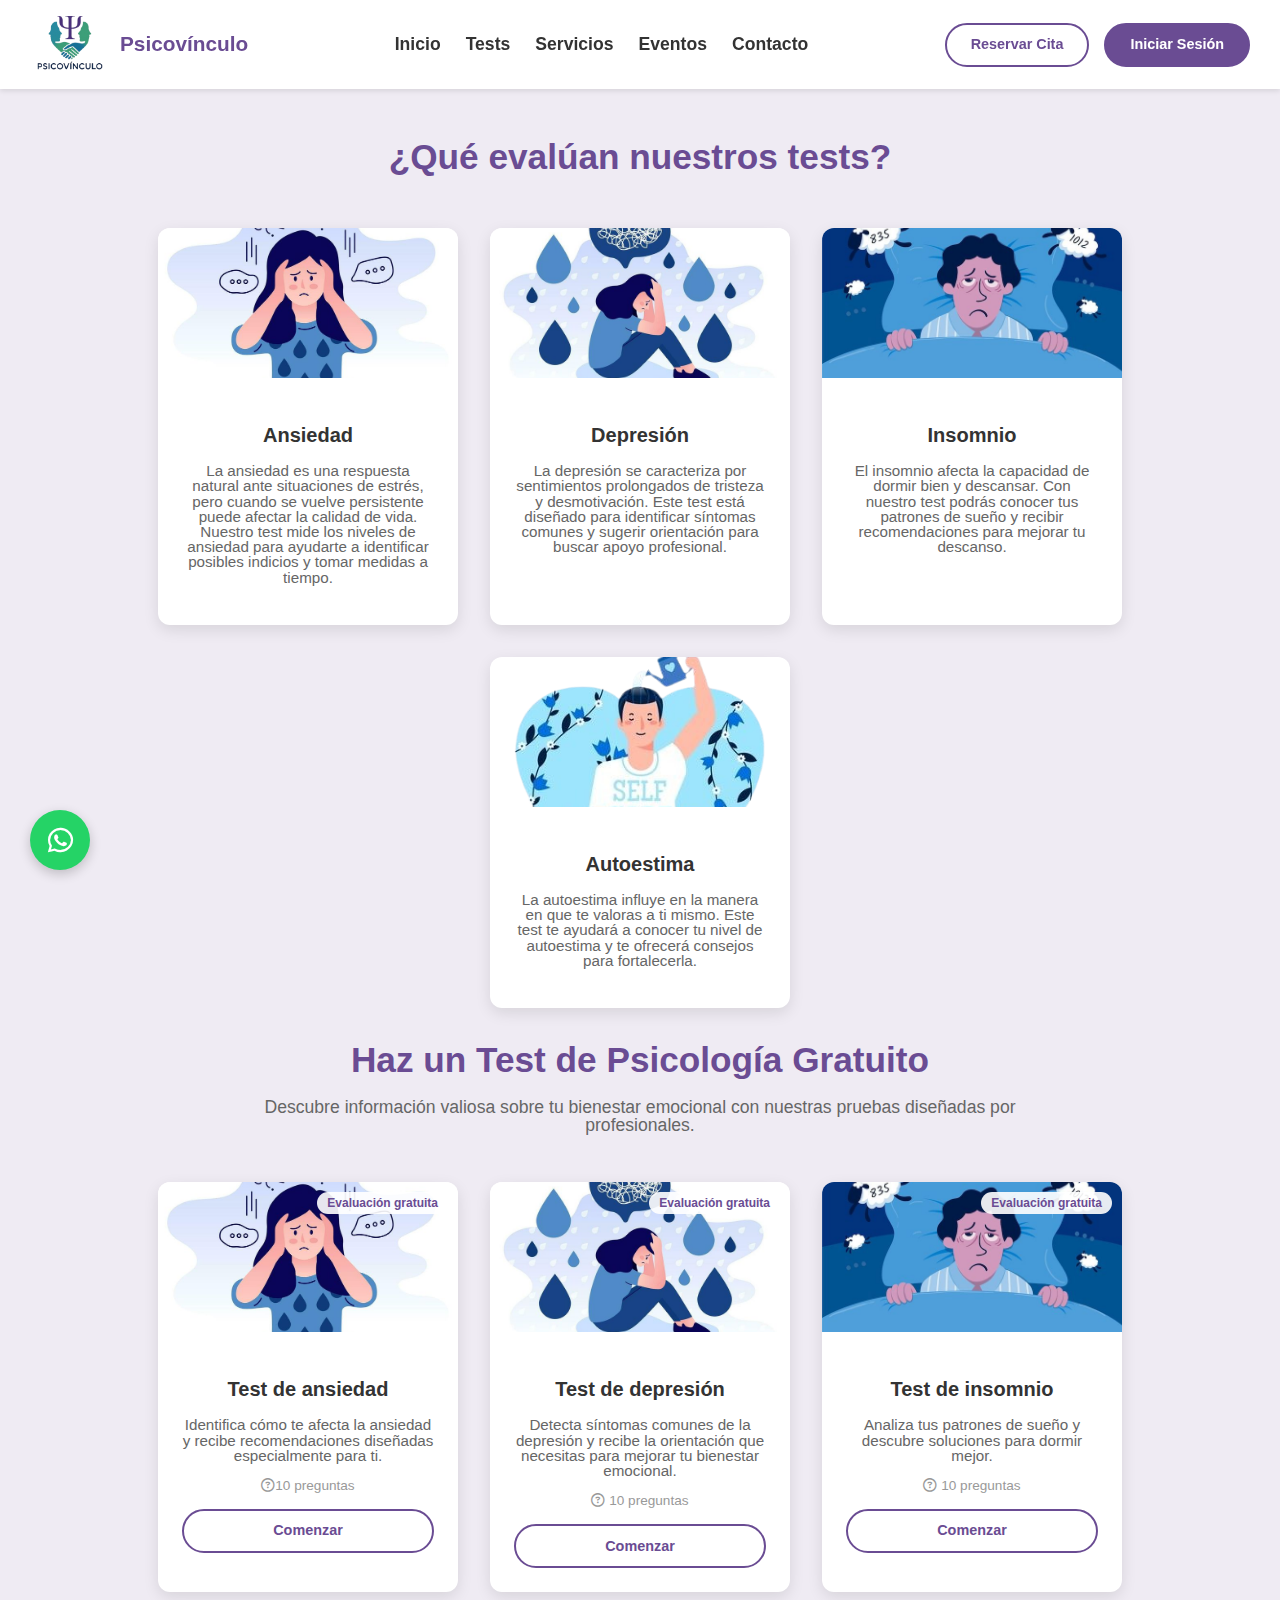
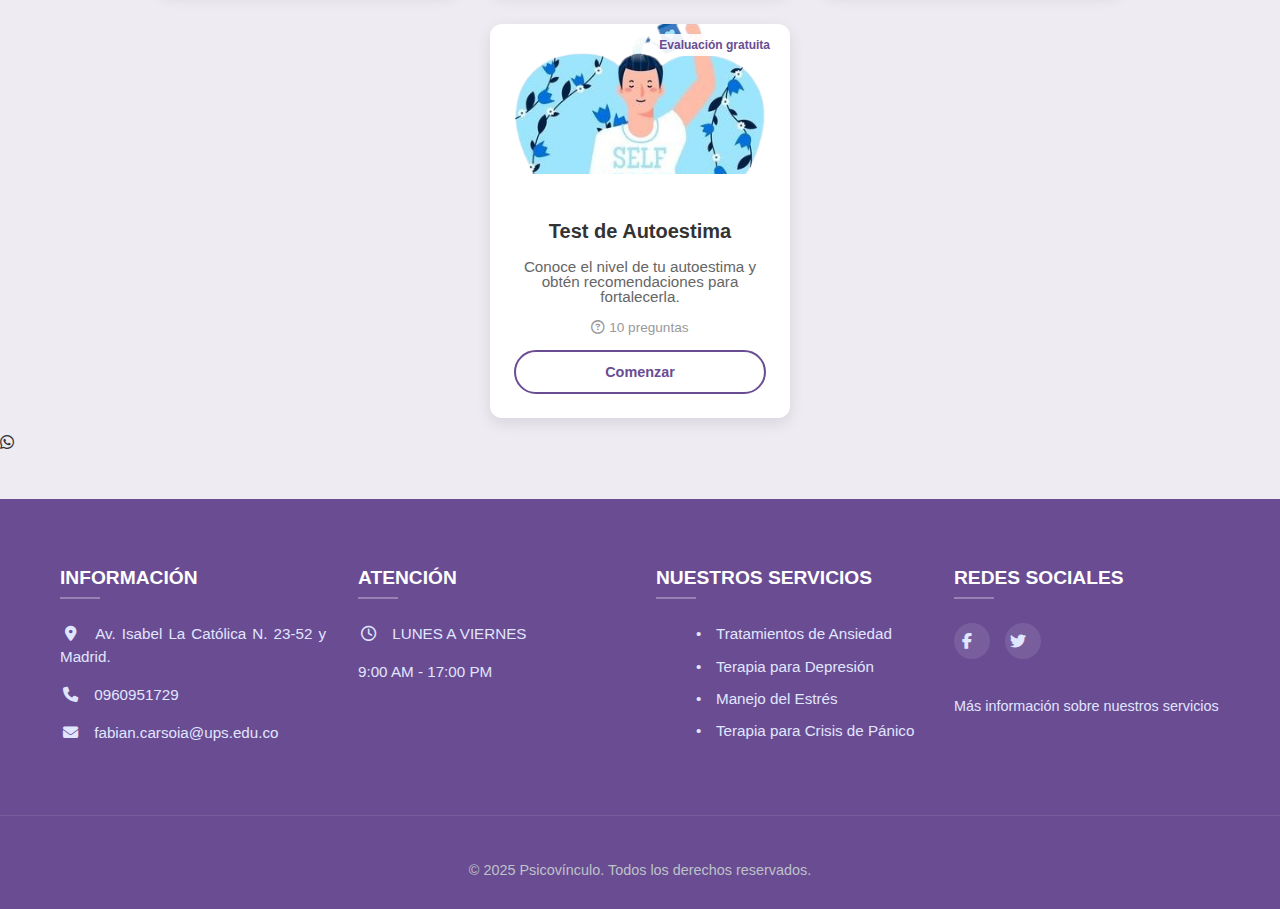
<file: test.html>
<!DOCTYPE html>
<html lang="es">

<head>
  <meta charset="UTF-8">
  <meta name="viewport" content="width=device-width, initial-scale=1.0">
  <title>Psivinculo - Servicios Psicológicos</title>
  <link rel="stylesheet" href="css/test.css">
  <link rel="stylesheet" href="https://cdnjs.cloudflare.com/ajax/libs/font-awesome/6.4.0/css/all.min.css">
  <link href="https://fonts.googleapis.com/css2?family=Montserrat:wght@300;400;500;600;700&display=swap"
    rel="stylesheet">
</head>

<body>
  <!-- Header -->
  <header class="header">
    <nav class="navbar">
      <div class="logo">
        <a href="index.html" class="logo-link">
          <img src="imagen/logo.png" class="logo-psicovinculo" alt="Psicovínculo">
        </a>
        <span>Psicovínculo</span>
      </div>
      <ul class="menu">
         <li><a href="index.html" >Inicio</a></li>
        <li><a href="test.html">Tests</a></li>
        <li> <a href="servicios.html">Servicios</a></li>
        <li><a href="eventos.html">Eventos</a></li>
        <li><a href="contacto.html">Contacto</a></li>
      </ul>
      <div class="auth-buttons">
        <a class="btn-outline btn" href="login.html">Reservar Cita</a>
        <a class="btn-primary btn" href="login.html">Iniciar Sesión</a>
      </div>
    </nav>
  </header>

  <!-- Tests Section -->
  <section class="test-section" id="tests">
    <div class="container">
      <div class="section-header">
        <h2 class="section-title">¿Qué evalúan nuestros tests?</h2>
      </div>
      <!-- Descripciones informativas sobre los trastornos -->
      <div class="test-container">
        <!-- Tarjetas con descripciones -->
        <div class="test-card">
          <div class="test-img">
            <img src="imagen/test_ansiedad.jpg" alt="Ansiedad">
          </div>
          <div class="test-info">
            <h3>Ansiedad</h3>
            <p>La ansiedad es una respuesta natural ante situaciones de estrés, pero cuando se vuelve persistente puede
              afectar la calidad de vida. Nuestro test mide los niveles de ansiedad para ayudarte a identificar posibles
              indicios y tomar medidas a tiempo.</p>
          </div>
        </div>

        <div class="test-card">
          <div class="test-img">
            <img src="imagen/depresion.jpg" alt="Depresión">
          </div>
          <div class="test-info">
            <h3>Depresión</h3>
            <p>La depresión se caracteriza por sentimientos prolongados de tristeza y desmotivación. Este test está
              diseñado para identificar síntomas comunes y sugerir orientación para buscar apoyo profesional.</p>
          </div>
        </div>

        <div class="test-card">
          <div class="test-img">
            <img src="imagen/insomnio.jpg" alt="Insomnio">
          </div>
          <div class="test-info">
            <h3>Insomnio</h3>
            <p>El insomnio afecta la capacidad de dormir bien y descansar. Con nuestro test podrás conocer tus patrones
              de sueño y recibir recomendaciones para mejorar tu descanso.</p>
          </div>
        </div>

        <div class="test-card">
          <div class="test-img">
            <img src="imagen/test_autoestima.png" alt="Autoestima">
          </div>
          <div class="test-info">
            <h3>Autoestima</h3>
            <p>La autoestima influye en la manera en que te valoras a ti mismo. Este test te ayudará a conocer tu nivel
              de autoestima y te ofrecerá consejos para fortalecerla.</p>
          </div>
        </div>
      </div>

      <div class="section-header">
        <h2 class="section-title">Haz un Test de Psicología Gratuito</h2>
        <p class="section-subtitle">Descubre información valiosa sobre tu bienestar emocional con nuestras
          pruebas diseñadas por profesionales.</p>
      </div>

      <div class="test-container">
        <div class="test-card">
          <div class="test-img anxiety">
            <img src="imagen/test_ansiedad.jpg" alt="Test de ansiedad">
            <div class="test-overlay">
              <span class="overlay-text">Evaluación gratuita</span>
            </div>
          </div>
          <div class="test-info">
            <h3>Test de ansiedad</h3>
            <p>Identifica cómo te afecta la ansiedad y recibe recomendaciones diseñadas especialmente para ti.</p>
            <div class="test-meta">
              <span><i class="far fa-question-circle"></i>10 preguntas</span>
            </div>
            <a href="test-ansiedad.html" class="btn btn-block">Comenzar</a>
          </div>
        </div>

        <div class="test-card">
          <div class="test-img depression">
            <img src="imagen/depresion.jpg" alt="Test de depresión">
            <div class="test-overlay">
              <span class="overlay-text">Evaluación gratuita</span>
            </div>
          </div>
          <div class="test-info">
            <h3>Test de depresión</h3>
            <p>Detecta síntomas comunes de la depresión y recibe la orientación que necesitas para mejorar tu bienestar emocional.</p>
            <div class="test-meta">
              <span><i class="far fa-question-circle"></i> 10 preguntas</span>
            </div>
            <a href="test-depresion.html" class="btn btn-block">Comenzar</a>
          </div>
        </div>

        <div class="test-card">
          <div class="test-img insomnia">
            <img src="imagen/insomnio.jpg" alt="Test de insomnio">
            <div class="test-overlay">
              <span class="overlay-text">Evaluación gratuita</span>
            </div>
          </div>
          <div class="test-info">
            <h3>Test de insomnio</h3>
            <p>Analiza tus patrones de sueño y descubre soluciones para dormir mejor.</p>
            <div class="test-meta">
              <span><i class="far fa-question-circle"></i> 10 preguntas</span>
            </div>
            <a href="test-insomnio.html" class="btn btn-block">Comenzar</a>
          </div>
        </div>

        <div class="test-card">
          <div class="test-img autoestima">
            <img src="imagen/test_autoestima.png" alt="Test de autoestima">
            <div class="test-overlay">
              <span class="overlay-text">Evaluación gratuita</span>
            </div>
          </div>
          <div class="test-info">
            <h3>Test de Autoestima</h3>
            <p>Conoce el nivel de tu autoestima y obtén recomendaciones para fortalecerla.</p>
            <div class="test-meta">
              <span><i class="far fa-question-circle"></i> 10 preguntas</span>
            </div>
            <a href="test-autoestima.html" class="btn btn-block">Comenzar</a>
          </div>
        </div>

      </div>

  </section>


  <!-- WhatsApp Button -->
  <a href="https://wa.me/593978123456" class="whatsapp-btn">
    <i class="fab fa-whatsapp"></i>
  </a>

    <!-- Footer -->
  <footer class="footer">
    <div class="footer-container">
        <div class="footer-section">
            <h3>INFORMACIÓN</h3>
            <p><i class="fas fa-map-marker-alt"></i> Av. Isabel La Católica N. 23-52 y Madrid.</p>
            <p><i class="fas fa-phone"></i> <a href="tel:0960951729">0960951729</a></p>
            <p><i class="fas fa-envelope"></i> <a href="mailto:fabian.carsoia@ups.edu.co">fabian.carsoia@ups.edu.co</a></p>
        </div>
        
        <div class="footer-section">
            <h3>ATENCIÓN</h3>
            <p><i class="far fa-clock"></i> LUNES A VIERNES</p>
            <p>9:00 AM - 17:00 PM</p>
        </div>
        
        <div class="footer-section">
            <h3>NUESTROS SERVICIOS</h3>
            <ul class="services-list">
                <li>Tratamientos de Ansiedad</li>
                <li>Terapia para Depresión</li>
                <li>Manejo del Estrés</li>
                <li>Terapia para Crisis de Pánico</li>
            </ul>
        </div>
        
        <div class="footer-section">
            <h3>REDES SOCIALES</h3>
            <div class="social-icons">
                <a href="#" class="social-icon"><i class="fab fa-facebook-f"></i></a>
                <a href="#" class="social-icon"><i class="fab fa-twitter"></i></a>
            </div>
            <div class="footer-link">
                <a href="servicios.html" target="_blank">
                    Más información sobre nuestros servicios
                </a>
            </div>
        </div>
    </div>
    
    <div class="footer-bottom">
        <p>&copy; 2025 Psicovínculo. Todos los derechos reservados.</p>
    </div>

    <!-- Botón flotante de WhatsApp -->
    <a href="https://wa.me/593960951729" class="whatsapp-float" target="_blank">
        <i class="fab fa-whatsapp whatsapp-icon"></i>
    </a>
</footer>
</body>
</html>
</file>
<file: css/index.css>
/* Base Styles */
* {
    margin: 0;
    padding: 0;
    box-sizing: border-box;
    font-family: 'Segoe UI', Tahoma, Geneva, Verdana, sans-serif;
}

body {
    background-color: #f8f9fa;
    display: flex;
    flex-direction: column;
    min-height: 100vh;
    color: #333;
    line-height: 1;
    overflow-x: hidden;
}

.container {
    width: 92%;
    max-width: 1200px;
    margin: 0 auto;
}

a {
    text-decoration: none;
    color: inherit;
}

img {
    max-width: 100%;
    height: auto;
}

/* Buttons */
.btn {
    display: inline-block;
    padding: 0.8rem 1.5rem;
    border-radius: 50px;
    font-weight: 600;
    transition: all 0.3s ease;
    text-align: center;
    cursor: pointer;
    font-size: 0.9rem;
}

.btn-outline {
    border: 2px solid #6a4c93;
    color: #6a4c93;
    background: transparent;
}

.btn-outline:hover {
    background-color: #6a4c93;
    color: white;
}

.btn-primary {
    background-color: #6a4c93;
    color: white;
    border: none;
}

.btn-primary:hover {
    background-color: #5a3d83;
}

.btn-secondary {
    background-color: #e0d4ff;
    color: #3c2c79;
}

.btn-secondary:hover {
    background-color: #d3c4f5;
    transform: translateY(-2px);
}

/* Header/Navbar */
.header {
    background-color: white;
    padding: 0 30px;
    box-shadow: 0 2px 5px rgba(0, 0, 0, 0.1);
    position: sticky;
    top: 0;
    z-index: 1000;
}

.navbar {
    display: flex;
    justify-content: space-between;
    align-items: center;
    padding: 3px 0;
}

/* Logo Styles */
.logo {
    display: flex;
    align-items: center;
    gap: 10px;
}

.logo-psicovinculo {
    height: 80px;
    width: auto;
}

.logo span {
    font-weight: bold;
    color: #6a4c93;
    font-size: 1.3rem;
    margin-right: 10px;
}

/* Menu */
.menu {
    display: flex;
    list-style: none;
    gap: 25px;
    margin: 0;
    padding: 0;
}

.menu a {
    text-decoration: none;
    color: #333;
    font-weight: 600;
    font-size: 1.1rem;
    transition: color 0.3s;
    position: relative;
    padding-bottom: 5px;
}

.menu a:hover {
    color: #6a4c93;
}

.menu a:after {
    content: '';
    position: absolute;
    width: 0;
    height: 2px;
    background: #6a4c93;
    bottom: 0;
    left: 0;
    transition: width 0.3s;
}

.menu a:hover:after,
.menu a.active:after {
    width: 100%;
}

/* Auth Buttons */
.auth-buttons {
    display: flex;
    gap: 15px;
}

/* Gallery Slider */
.gallery-slider {
    position: relative;
    height: 750px;
}

.gallery-slider .swiper-slide img {
    width: 100%;
    height: 750px;
    object-fit: cover;
}

.swiper {
    z-index: 1;
}

.slider-overlay {
    position: absolute;
    top: 0;
    left: 0;
    z-index: 2;
    width: 100%;
    height: 100%;
    background: rgba(0, 0, 0, 0.55);
    display: flex;
    justify-content: center;
    align-items: center;
    text-align: center;
    padding: 2rem;
    color: white;
}

.slider-overlay .overlay-content {
    max-width: 800px;
    padding: 1rem;
}

.slider-overlay h2 {
    font-size: 3rem;
    margin-bottom: 1rem;
    font-weight: 700;
}

.slider-overlay p {
    font-size: 1.25rem;
    line-height: 1.8;
    font-weight: 400;
}

/* Section Styles */
.section-title {
    color: #6a4c93;
    margin-bottom: 1rem;
}

/* Services Section */
.services-section {
    padding: 4rem 2rem;
}

.card-grid {
    display: flex;
    gap: 2rem;
    justify-content: center;
    flex-wrap: wrap;
    margin-top: 2rem;
}

.objetivo-card {
    background-color: #fff;
    padding: 2rem;
    border-radius: 1rem;
    box-shadow: 0 6px 20px rgba(0, 0, 0, 0.06);
    max-width: 300px;
    text-align: center;
    transition: transform 0.3s, box-shadow 0.3s;
}

.objetivo-card:hover {
    transform: translateY(-5px);
    box-shadow: 0 10px 25px rgba(0, 0, 0, 0.12);
}

.objetivo-card p {
    font-size: 1rem;
    color: #444;
    line-height: 1.5;
    margin-bottom: 1rem;
}

.icon-img {
    width: 64px;
    height: 64px;
    object-fit: contain;
    margin-top: 1rem;
}

/* Respaldo Section */
.respaldo-section {
    background-color: #f3e8ff;
    padding: 4rem 2rem;
}

.respaldo-container {
    display: flex;
    flex-wrap: wrap;
    align-items: center;
    justify-content: center;
    gap: 3rem;
    max-width: 1400px;
    margin: 0 auto;
}

.respaldo-texto {
    max-width: 500px;
    text-align: center;
}

.respaldo-texto h2 {
    font-size: 2.5rem;
    margin-bottom: 1rem;
    color: #5a3e91;
}

.respaldo-texto p {
    font-size: 1.1rem;
    color: #444;
    line-height: 1.6;
}

.respaldo-imagen img {
    max-width: 850px;
    width: 100%;
    border-radius: 1rem;
    box-shadow: 0 10px 25px rgba(0, 0, 0, 0.1);
}

/* Por qué asistir Section */
.porque-asistir-section {
    background-color: #f9f9f9;
    padding: 4rem 2rem;
    text-align: center;
}

.asistir-grid {
    display: flex;
    flex-wrap: wrap;
    justify-content: center;
    gap: 2rem;
    margin-top: 2rem;
}

.asistir-card {
    background-color: #fff;
    padding: 2rem;
    max-width: 300px;
    border-radius: 1rem;
    box-shadow: 0 6px 15px rgba(0, 0, 0, 0.05);
    transition: transform 0.3s, box-shadow 0.3s;
}

.asistir-card:hover {
    transform: translateY(-6px);
    box-shadow: 0 12px 30px rgba(0, 0, 0, 0.1);
}

.asistir-card img {
    width: 64px;
    height: 64px;
    margin-bottom: 1rem;
}

.asistir-card p {
    font-size: 1rem;
    color: #444;
    line-height: 1.5;
}

/* Hero Section */
.hero {
    padding: 5rem 2rem;
    background-color: #f4f0fa;
}

.hero-container {
    display: flex;
    align-items: center;
    justify-content: space-between;
    flex-wrap: wrap;
    gap: 3rem;
    max-width: 1200px;
    margin: 0 auto;
}

.hero-text {
    flex: 1;
    min-width: 300px;
    max-width: 600px;
}

.hero-text h1 {
    font-size: 3rem;
    line-height: 1.2;
    color: #3c2c79;
    margin-bottom: 1rem;
}

.hero-text h1 span {
    color: #6b46c1;
}

.hero-text p {
    font-size: 1.2rem;
    color: #555;
    margin-bottom: 2rem;
    line-height: 1.6;
}

.hero-buttons {
    display: flex;
    gap: 1rem;
    flex-wrap: wrap;
}

.hero-image img {
    max-width: 400px;
    width: 100%;
}

/* Footer */
/* ======================
   FOOTER STYLES 
   ====================== */
.footer {
    background-color: #6a4c93;
    color: white;
    padding: 3rem 0 1rem;
    margin-top: 3rem;
}

.footer-container {
    max-width: 1200px;
    margin: 0 auto;
    padding: 0 20px;
    display: grid;
    grid-template-columns: repeat(auto-fit, minmax(250px, 1fr));
    gap: 2rem;
}

.footer-section {
    margin-bottom: 1.5rem;
}

.footer-section h3 {
    font-size: 1.2rem;
    margin-bottom: 1.5rem;
    position: relative;
    padding-bottom: 8px;
    color: white;
}

.footer-section h3::after {
    content: '';
    position: absolute;
    bottom: 0;
    left: 0;
    width: 40px;
    height: 2px;
    background-color: rgba(255, 255, 255, 0.3);
}

.footer-section p, 
.footer-section li {
    color: #e0e6ff;
    margin-bottom: 0.8rem;
    font-size: 0.95rem;
    line-height: 1.5;
}

.footer-section a {
    color: #e0e6ff;
    transition: color 0.3s ease;
}

.footer-section a:hover {
    color: white;
    text-decoration: underline;
}

.footer-section i {
    margin-right: 10px;
    width: 20px;
    text-align: center;
}

.services-list {
    list-style: none;
}

.services-list li {
    position: relative;
    padding-left: 20px;
    margin-bottom: 0.6rem;
}

.services-list li::before {
    content: '•';
    color: #e0e6ff;
    position: absolute;
    left: 0;
}

.social-icons {
    display: flex;
    gap: 15px;
    margin-bottom: 1.5rem;
}

.social-icon {
    display: flex;
    align-items: center;
    justify-content: center;
    width: 36px;
    height: 36px;
    border-radius: 50%;
    background-color: rgba(255, 255, 255, 0.1);
    color: white;
    transition: all 0.3s ease;
}

.social-icon:hover {
    background-color: rgba(255, 255, 255, 0.2);
    transform: translateY(-3px);
}

.footer-link a {
    display: inline-block;
    margin-top: 1rem;
    font-size: 0.9rem;
}

.footer-bottom {
    text-align: center;
    padding-top: 2rem;
    margin-top: 2rem;
    border-top: 1px solid rgba(255, 255, 255, 0.1);
    color: #bdc3c7;
    font-size: 0.9rem;
    grid-column: 1 / -1;
}

.whatsapp-float {
    position: fixed;
    width: 60px;
    height: 60px;
    bottom: 30px;
    left: 30px;
    background-color: #25D366;
    color: white;
    border-radius: 50%;
    display: flex;
    align-items: center;
    justify-content: center;
    font-size: 1.8rem;
    box-shadow: 0 4px 12px rgba(0, 0, 0, 0.2);
    z-index: 100;
    transition: all 0.3s ease;
}

.whatsapp-float:hover {
    background-color: #128C7E;
    transform: scale(1.1);
}

/* Responsive */
@media (max-width: 768px) {
    .footer-container {
        grid-template-columns: 1fr 1fr;
    }
    
    .whatsapp-float {
        width: 50px;
        height: 50px;
        bottom: 20px;
        right: 20px;
        font-size: 1.5rem;
    }
}

@media (max-width: 480px) {
    .footer-container {
        grid-template-columns: 1fr;
    }
    
    .footer-section {
        text-align: center;
    }
    
    .footer-section h3::after {
        left: 50%;
        transform: translateX(-50%);
    }
    
    .social-icons {
        justify-content: center;
    }
    
    .services-list li {
        padding-left: 0;
        text-align: center;
    }
    
    .services-list li::before {
        display: none;
    }
}

/* Typography */
h1, h2, h3, h4, h5, h6 {
    font-weight: 700;
    line-height: 1.3;
    margin-bottom: 0.5em;
}

h1 { font-size: 2.8rem; }
h2 { font-size: 2.2rem; }
h3 { font-size: 1.5rem; }
p { margin-bottom: 1rem; }

/* Responsive Design */
@media (max-width: 992px) {
    .menu {
        gap: 15px;
    }
    
    .logo span {
        font-size: 1.1rem;
    }
    
    .footer .container {
        grid-template-columns: 1fr 1fr;
        gap: 2rem;
    }
    
    .footer-info {
        grid-column: span 1;
    }

    .footer-attention {
        grid-column: span 1;
    }

    .footer-social,
    .footer-newsletter {
        text-align: left;
    }
}

@media (max-width: 768px) {
    .navbar {
        flex-wrap: wrap;
    }
    
    .logo-psicovinculo {
        height: 40px;
    }
    
    .menu {
        order: 3;
        width: 100%;
        justify-content: center;
        margin-top: 15px;
        flex-wrap: wrap;
    }
    
    .footer .container {
        grid-template-columns: 1fr;
        gap: 2rem;
        text-align: center;
    }
    
    .footer-info,
    .footer-social,
    .footer-newsletter,
    .footer-attention {
        text-align: center;
    }
    
    .social-media {
        justify-content: center;
    }

    .footer-info p,
    .footer-info a {
        justify-content: center;
    }
}

@media (max-width: 576px) {
    .logo span {
        font-size: 1rem;
    }
    
    .auth-buttons {
        gap: 10px;
    }
    
    .btn {
        padding: 0.6rem 1rem;
        font-size: 0.8rem;
    }
    
    .footer {
        padding: 3rem 0 1rem;
    }
    
    .footer .container {
        padding: 0 1rem;
    }
}
</file>
<file: css/contacto.css>
/* Base Styles */
* {
    margin: 0;
    padding: 0;
    box-sizing: border-box;
    font-family: 'Segoe UI', Tahoma, Geneva, Verdana, sans-serif;
}

body {
    background-color: #f8f9fa;
    display: flex;
    flex-direction: column;
    min-height: 100vh;
    color: #333;
    line-height: 1;
    overflow-x: hidden;
}

.container {
    width: 92%;
    max-width: 1200px;
    margin: 0 auto;
}

a {
    text-decoration: none;
    color: inherit;
}

img {
    max-width: 100%;
    height: auto;
}

/* Typography */
h1, h2, h3, h4, h5, h6 {
    font-weight: 700;
    line-height: 1.3;
    margin-bottom: 0.5em;
}

h1 { font-size: 2.8rem; }
h2 { font-size: 2.2rem; }
h3 { font-size: 1.5rem; }
p { margin-bottom: 1rem; }

/* Buttons */
.btn {
    display: inline-block;
    padding: 0.8rem 1.5rem;
    border-radius: 50px;
    font-weight: 600;
    transition: all 0.3s ease;
    text-align: center;
    cursor: pointer;
    font-size: 0.9rem;
}

.btn-outline {
    border: 2px solid #6a4c93;
    color: #6a4c93;
    background: transparent;
}

.btn-outline:hover {
    background-color: #6a4c93;
    color: white;
}

.btn-primary {
    background-color: #6a4c93;
    color: white;
    border: none;
}

.btn-primary:hover {
    background-color: #5a3d83;
}

.btn-submit {
    display: inline-flex;
    align-items: center;
    justify-content: center;
    gap: 0.5rem;
    padding: 0.8rem 1.5rem;
    border-radius: 8px;
    font-weight: 600;
    transition: transform 0.3s ease, box-shadow 0.3s ease;
    cursor: pointer;
    border: none;
    background-color: #6a4c93;
    color: white;
}

.btn-submit:hover {
    transform: translateY(-3px);
    box-shadow: 0 5px 15px rgba(106, 76, 147, 0.3);
}

/* Header/Navbar */
.header {
    background-color: white;
    padding: 0 30px;
    box-shadow: 0 2px 5px rgba(0, 0, 0, 0.1);
    position: sticky;
    top: 0;
    z-index: 1000;
}

.navbar {
    display: flex;
    justify-content: space-between;
    align-items: center;
    padding: 3px 0;
}

/* Logo Styles */
.logo {
    display: flex;
    align-items: center;
    gap: 10px;
}

.logo-psicovinculo {
    height: 80px;
    width: auto;
}

.logo span {
    font-weight: bold;
    color: #6a4c93;
    font-size: 1.3rem;
    margin-right: 10px;
}

/* Menu */
.menu {
    display: flex;
    list-style: none;
    gap: 25px;
    margin: 0;
    padding: 0;
}

.menu a {
    text-decoration: none;
    color: #333;
    font-weight: 600;
    font-size: 1.1rem;
    transition: color 0.3s;
    position: relative;
    padding-bottom: 5px;
}

.menu a:hover {
    color: #6a4c93;
}

.menu a:after {
    content: '';
    position: absolute;
    width: 0;
    height: 2px;
    background: #6a4c93;
    bottom: 0;
    left: 0;
    transition: width 0.3s;
}

.menu a:hover:after,
.menu a.active:after {
    width: 100%;
}

/* Auth Buttons */
.auth-buttons {
    display: flex;
    gap: 15px;
}

/* Section Styles */
.section-header {
    text-align: center;
    margin-bottom: 3rem;
}

.section-title {
    color: #6a4c93;
    margin-bottom: 1rem;
}

.section-subtitle {
    max-width: 800px;
    margin: 0 auto;
    color: #666;
    font-size: 1.1rem;
}

/* Contact Section */
.contact-section {
    padding: 3rem 0;
    background-color: #f8f9fa;
    position: relative;
}

.contact-container {
    display: grid;
    grid-template-columns: 1fr 1.5fr;
    gap: 3rem;
    margin-top: 2rem;
}

.contact-info {
    display: flex;
    flex-direction: column;
    gap: 1.5rem;
}

.info-card {
    background: white;
    border-radius: 12px;
    padding: 1.5rem;
    display: flex;
    align-items: flex-start;
    gap: 1rem;
    box-shadow: 0 5px 15px rgba(0, 0, 0, 0.05);
    transition: transform 0.3s ease, box-shadow 0.3s ease;
}

.info-card:hover {
    transform: translateY(-5px);
    box-shadow: 0 8px 25px rgba(0, 0, 0, 0.1);
}

.info-icon {
    width: 50px;
    height: 50px;
    background: rgba(106, 76, 147, 0.1);
    border-radius: 50%;
    display: flex;
    align-items: center;
    justify-content: center;
    color: #6a4c93;
    font-size: 1.2rem;
    flex-shrink: 0;
}

.info-content h3 {
    font-size: 1.1rem;
    color: #6a4c93;
    margin-bottom: 0.5rem;
}

.info-content p {
    color: #666;
    font-size: 0.95rem;
    line-height: 1.5;
}

/* Modern Form Styles */
.modern-form {
    background: rgb(255, 255, 255);
    border-radius: 12px;
    padding: 2rem;
    box-shadow: 0 5px 15px rgba(0, 0, 0, 0.05);
}

.form-row {
    display: flex;
    gap: 1.5rem;
    margin-bottom: 1.5rem;
}

.form-group {
    margin-bottom: 20px;
    text-align: left;
    position: relative;
}

.form-group label {
    display: block;
    margin-bottom: 8px;
    font-size: 14px;
    color: #555;
    font-weight: 500;
    position: absolute;
    top: 12px;
    left: 15px;
    background: white;
    padding: 0 5px;
    transition: all 0.3s ease;
}

.form-group input {
    width: 100%;
    padding: 12px 15px;
    border: 1px solid #dddddd;
    border-radius: 8px;
    font-size: 14px;
    transition: border 0.3s;
}

.form-group input:focus {
    outline: none;
    border-color: #6a4c93;
}

.form-group input:focus+label,
.form-group input:not(:placeholder-shown)+label {
    top: -10px;
    left: 10px;
    font-size: 0.75rem;
    color: #6a4c93;
}

.form-group select {
    width: 100%;
    padding: 15px;
    border: 1px solid #ddd;
    border-radius: 8px;
    font-size: 0.95rem;
    color: #333;
    transition: all 0.3s ease;
    background: transparent;
    appearance: none;
    padding-right: 30px;
}

.form-group select:focus {
    border-color: #6a4c93;
    outline: none;
    box-shadow: 0 0 0 3px rgba(106, 76, 147, 0.1);
}

.form-group textarea {
    width: 100%;
    padding: 15px 15px 15px 15px;
    border: 1px solid #ddd;
    border-radius: 8px;
    font-size: 0.95rem;
    color: #333;
    background: transparent;
    resize: vertical;
    min-height: 120px;
    transition: border-color 0.3s ease, box-shadow 0.3s ease;
}

.form-group textarea:focus {
    border-color: #6a4c93;
    outline: none;
    box-shadow: 0 0 0 3px rgba(106, 76, 147, 0.1);
}

.form-group textarea:focus + label,
.form-group textarea:not(:placeholder-shown) + label {
    top: -8px;
    left: 12px;
    font-size: 0.75rem;
    color: #6a4c93;
}

.select-wrapper {
    position: relative;
}

.select-wrapper::after {
    content: '\f078';
    font-family: 'Font Awesome 5 Free';
    font-weight: 900;
    position: absolute;
    top: 50%;
    right: 15px;
    transform: translateY(-50%);
    color: #999;
    pointer-events: none;
}


/* Footer */
/* ======================
   FOOTER STYLES 
   ====================== */
.footer {
    background-color: #6a4c93;
    color: white;
    padding: 3rem 0 1rem;
    margin-top: 3rem;
}

.footer-container {
    max-width: 1200px;
    margin: 0 auto;
    padding: 0 20px;
    display: grid;
    grid-template-columns: repeat(auto-fit, minmax(250px, 1fr));
    gap: 2rem;
}

.footer-section {
    margin-bottom: 1.5rem;
}

.footer-section h3 {
    font-size: 1.2rem;
    margin-bottom: 1.5rem;
    position: relative;
    padding-bottom: 8px;
    color: white;
}

.footer-section h3::after {
    content: '';
    position: absolute;
    bottom: 0;
    left: 0;
    width: 40px;
    height: 2px;
    background-color: rgba(255, 255, 255, 0.3);
}

.footer-section p, 
.footer-section li {
    color: #e0e6ff;
    margin-bottom: 0.8rem;
    font-size: 0.95rem;
    line-height: 1.5;
}

.footer-section a {
    color: #e0e6ff;
    transition: color 0.3s ease;
}

.footer-section a:hover {
    color: white;
    text-decoration: underline;
}

.footer-section i {
    margin-right: 10px;
    width: 20px;
    text-align: center;
}

.services-list {
    list-style: none;
}

.services-list li {
    position: relative;
    padding-left: 20px;
    margin-bottom: 0.6rem;
}

.services-list li::before {
    content: '•';
    color: #e0e6ff;
    position: absolute;
    left: 0;
}

.social-icons {
    display: flex;
    gap: 15px;
    margin-bottom: 1.5rem;
}

.social-icon {
    display: flex;
    align-items: center;
    justify-content: center;
    width: 36px;
    height: 36px;
    border-radius: 50%;
    background-color: rgba(255, 255, 255, 0.1);
    color: white;
    transition: all 0.3s ease;
}

.social-icon:hover {
    background-color: rgba(255, 255, 255, 0.2);
    transform: translateY(-3px);
}

.footer-link a {
    display: inline-block;
    margin-top: 1rem;
    font-size: 0.9rem;
}

.footer-bottom {
    text-align: center;
    padding-top: 2rem;
    margin-top: 2rem;
    border-top: 1px solid rgba(255, 255, 255, 0.1);
    color: #bdc3c7;
    font-size: 0.9rem;
    grid-column: 1 / -1;
}

.whatsapp-float {
    position: fixed;
    width: 60px;
    height: 60px;
    bottom: 30px;
    left: 30px;
    background-color: #25D366;
    color: white;
    border-radius: 50%;
    display: flex;
    align-items: center;
    justify-content: center;
    font-size: 1.8rem;
    box-shadow: 0 4px 12px rgba(0, 0, 0, 0.2);
    z-index: 100;
    transition: all 0.3s ease;
}

.whatsapp-float:hover {
    background-color: #128C7E;
    transform: scale(1.1);
}

/* Responsive */
@media (max-width: 768px) {
    .footer-container {
        grid-template-columns: 1fr 1fr;
    }
    
    .whatsapp-float {
        width: 50px;
        height: 50px;
        bottom: 20px;
        right: 20px;
        font-size: 1.5rem;
    }
}

@media (max-width: 480px) {
    .footer-container {
        grid-template-columns: 1fr;
    }
    
    .footer-section {
        text-align: center;
    }
    
    .footer-section h3::after {
        left: 50%;
        transform: translateX(-50%);
    }
    
    .social-icons {
        justify-content: center;
    }
    
    .services-list li {
        padding-left: 0;
        text-align: center;
    }
    
    .services-list li::before {
        display: none;
    }
}
/* Responsive Design */
@media (max-width: 992px) {
    .menu {
        gap: 15px;
    }
    
    .logo span {
        font-size: 1.1rem;
    }
    
    .contact-container {
        grid-template-columns: 1fr;
        gap: 2rem;
    }
}

@media (max-width: 768px) {
    .navbar {
        flex-wrap: wrap;
    }
    
    .logo-psicovinculo {
        height: 60px;
    }
    
    .menu {
        order: 3;
        width: 100%;
        justify-content: center;
        margin-top: 15px;
        flex-wrap: wrap;
    }
    
    .form-row {
        flex-direction: column;
        gap: 0;
    }
    
    .footer .container {
        grid-template-columns: repeat(2, 1fr);
        gap: 1.5rem;
    }
}

@media (max-width: 576px) {
    .logo span {
        font-size: 1rem;
    }
    
    .auth-buttons {
        gap: 10px;
    }
    
    .btn {
        padding: 0.6rem 1rem;
        font-size: 0.8rem;
    }
    
    .footer .container {
        grid-template-columns: 1fr;
    }
}
</file>
<file: css/eventos.css>
/* Base Styles */
* {
    margin: 0;
    padding: 0;
    box-sizing: border-box;
    font-family: 'Segoe UI', Tahoma, Geneva, Verdana, sans-serif;
}

body {
    background-color: #f8f9fa;
    display: flex;
    flex-direction: column;
    min-height: 100vh;
    color: #333;
    line-height: 1.6;
}

.container {
    width: 92%;
    max-width: 1200px;
    margin: 0 auto;
}

a {
    text-decoration: none;
    color: inherit;
}

img {
    max-width: 100%;
    height: auto;
}

/* Buttons */
.btn {
    display: inline-block;
    padding: 0.8rem 1.5rem;
    border-radius: 50px;
    font-weight: 600;
    transition: all 0.3s ease;
    text-align: center;
    cursor: pointer;
    font-size: 0.9rem;
    border: none;
}

.btn-outline {
    border: 2px solid #6a4c93;
    color: #6a4c93;
    background: transparent;
}

.btn-outline:hover {
    background-color: #6a4c93;
    color: white;
}

.btn-primary {
    background-color: #6a4c93;
    color: white;
}

.btn-primary:hover {
    background-color: #5a3d83;
}

/* Typography */
h1, h2, h3, h4, h5, h6 {
    font-weight: 700;
    line-height: 1.3;
    margin-bottom: 0.5em;
}

h2 { font-size: 2.2rem; }
h3 { font-size: 1.5rem; }

/* Header/Navbar */
.header {
    background-color: white;
    padding: 0 30px;
    box-shadow: 0 2px 5px rgba(0, 0, 0, 0.1);
    position: sticky;
    top: 0;
    z-index: 1000;
}

.navbar {
    display: flex;
    justify-content: space-between;
    align-items: center;
    padding: 3px 0;
}

/* Logo Styles */
.logo {
    display: flex;
    align-items: center;
    gap: 10px;
}

.logo-psicovinculo {
    height: 80px;
    width: auto;
}

.logo span {
    font-weight: bold;
    color: #6a4c93;
    font-size: 1.3rem;
    margin-right: 10px;
}

/* Menu */
.menu {
    display: flex;
    list-style: none;
    gap: 25px;
    margin: 0;
    padding: 0;
}

.menu a {
    text-decoration: none;
    color: #333;
    font-weight: 600;
    font-size: 1.1rem;
    transition: color 0.3s;
    position: relative;
    padding-bottom: 5px;
}

.menu a:hover {
    color: #6a4c93;
}

.menu a:after {
    content: '';
    position: absolute;
    width: 0;
    height: 2px;
    background: #6a4c93;
    bottom: 0;
    left: 0;
    transition: width 0.3s;
}

.menu a:hover:after,
.menu a.active:after {
    width: 100%;
}

/* Auth Buttons */
.auth-buttons {
    display: flex;
    gap: 15px;
}

/* Section Styles */
.section-header {
    text-align: center;
    margin-bottom: 3rem;
}

.section-title {
    color: #6a4c93;
    margin-bottom: 1rem;
}

.section-subtitle {
    max-width: 800px;
    margin: 0 auto;
    color: #666;
    font-size: 1.1rem;
}

/* Events Section */
.eventos-section {
    padding: 3rem 0;
    background-color: white;
}

.eventos-container {
    display: grid;
    grid-template-columns: repeat(auto-fill, minmax(300px, 1fr));
    gap: 2rem;
    margin-top: 3rem;
}

.evento-card {
    background-color: white;
    border-radius: 12px;
    overflow: hidden;
    box-shadow: 0 5px 15px rgba(0, 0, 0, 0.1);
    transition: transform 0.3s ease, box-shadow 0.3s ease;
    display: flex;
    flex-direction: column;
    height: 100%;
}

.evento-card:hover {
    transform: translateY(-10px);
    box-shadow: 0 10px 20px rgba(0, 0, 0, 0.15);
}

.evento-imagen {
    position: relative;
    height: 180px;
    overflow: hidden;
}

.evento-imagen img {
    width: 100%;
    height: 100%;
    object-fit: cover;
    transition: transform 0.3s ease;
}

.evento-card:hover .evento-imagen img {
    transform: scale(1.05);
}

.evento-fecha {
    position: absolute;
    top: 15px;
    left: 15px;
    background-color: #6a4c93;
    color: white;
    padding: 8px 12px;
    border-radius: 8px;
    text-align: center;
    line-height: 1.2;
}

.evento-fecha .dia {
    font-size: 1.5rem;
    font-weight: bold;
    display: block;
}

.evento-fecha .mes {
    font-size: 0.9rem;
    text-transform: uppercase;
}

.evento-info {
    padding: 1.5rem;
    display: flex;
    flex-direction: column;
    flex-grow: 1;
}

.evento-info h3 {
    color: #333;
    margin-bottom: 1rem;
    font-size: 1.2rem;
}

.evento-detalles {
    display: flex;
    flex-wrap: wrap;
    gap: 10px;
    margin-bottom: 1rem;
    font-size: 0.9rem;
    color: #666;
}

.evento-detalles i {
    color: #6a4c93;
    margin-right: 5px;
    width: 16px;
    text-align: center;
}

.evento-info p {
    color: #666;
    margin-bottom: 1.5rem;
    flex-grow: 1;
}

.evento-acciones {
    margin-top: auto;
    display: flex;
    align-items: center;
    justify-content: space-between;
    padding-top: 1rem;
    border-top: 1px solid #eee;
}

.evento-acciones .btn {
    background-color: #6a4c93;
    color: white;
    padding: 8px 16px;
    border-radius: 5px;
    font-weight: 600;
    transition: background-color 0.3s;
}

.evento-acciones .btn:hover {
    background-color: #5a3d83;
}

.recordatorio {
    font-size: 0.85rem;
    color: #e74c3c;
    display: flex;
    align-items: center;
    gap: 5px;
}

.recordatorio i {
    color: #e74c3c;
}


/* Footer */
/* ======================
   FOOTER STYLES 
   ====================== */
.footer {
    background-color: #6a4c93;
    color: white;
    padding: 3rem 0 1rem;
    margin-top: 3rem;
}

.footer-container {
    max-width: 1200px;
    margin: 0 auto;
    padding: 0 20px;
    display: grid;
    grid-template-columns: repeat(auto-fit, minmax(250px, 1fr));
    gap: 2rem;
}

.footer-section {
    margin-bottom: 1.5rem;
}

.footer-section h3 {
    font-size: 1.2rem;
    margin-bottom: 1.5rem;
    position: relative;
    padding-bottom: 8px;
    color: white;
}

.footer-section h3::after {
    content: '';
    position: absolute;
    bottom: 0;
    left: 0;
    width: 40px;
    height: 2px;
    background-color: rgba(255, 255, 255, 0.3);
}

.footer-section p, 
.footer-section li {
    color: #e0e6ff;
    margin-bottom: 0.8rem;
    font-size: 0.95rem;
    line-height: 1.5;
}

.footer-section a {
    color: #e0e6ff;
    transition: color 0.3s ease;
}

.footer-section a:hover {
    color: white;
    text-decoration: underline;
}

.footer-section i {
    margin-right: 10px;
    width: 20px;
    text-align: center;
}

.services-list {
    list-style: none;
}

.services-list li {
    position: relative;
    padding-left: 20px;
    margin-bottom: 0.6rem;
}

.services-list li::before {
    content: '•';
    color: #e0e6ff;
    position: absolute;
    left: 0;
}

.social-icons {
    display: flex;
    gap: 15px;
    margin-bottom: 1.5rem;
}

.social-icon {
    display: flex;
    align-items: center;
    justify-content: center;
    width: 36px;
    height: 36px;
    border-radius: 50%;
    background-color: rgba(255, 255, 255, 0.1);
    color: white;
    transition: all 0.3s ease;
}

.social-icon:hover {
    background-color: rgba(255, 255, 255, 0.2);
    transform: translateY(-3px);
}

.footer-link a {
    display: inline-block;
    margin-top: 1rem;
    font-size: 0.9rem;
}

.footer-bottom {
    text-align: center;
    padding-top: 2rem;
    margin-top: 2rem;
    border-top: 1px solid rgba(255, 255, 255, 0.1);
    color: #bdc3c7;
    font-size: 0.9rem;
    grid-column: 1 / -1;
}

.whatsapp-float {
    position: fixed;
    width: 60px;
    height: 60px;
    bottom: 30px;
    left: 30px;
    background-color: #25D366;
    color: white;
    border-radius: 50%;
    display: flex;
    align-items: center;
    justify-content: center;
    font-size: 1.8rem;
    box-shadow: 0 4px 12px rgba(0, 0, 0, 0.2);
    z-index: 100;
    transition: all 0.3s ease;
}

.whatsapp-float:hover {
    background-color: #128C7E;
    transform: scale(1.1);
}

/* Responsive */
@media (max-width: 768px) {
    .footer-container {
        grid-template-columns: 1fr 1fr;
    }
    
    .whatsapp-float {
        width: 50px;
        height: 50px;
        bottom: 20px;
        right: 20px;
        font-size: 1.5rem;
    }
}

@media (max-width: 480px) {
    .footer-container {
        grid-template-columns: 1fr;
    }
    
    .footer-section {
        text-align: center;
    }
    
    .footer-section h3::after {
        left: 50%;
        transform: translateX(-50%);
    }
    
    .social-icons {
        justify-content: center;
    }
    
    .services-list li {
        padding-left: 0;
        text-align: center;
    }
    
    .services-list li::before {
        display: none;
    }
}
/* Responsive Design */
@media (max-width: 992px) {
    .menu {
        gap: 15px;
    }
    
    .logo span {
        font-size: 1.1rem;
    }
}

@media (max-width: 768px) {
    .navbar {
        flex-wrap: wrap;
    }
    
    .logo-psicovinculo {
        height: 60px;
    }
    
    .menu {
        order: 3;
        width: 100%;
        justify-content: center;
        margin-top: 15px;
        flex-wrap: wrap;
    }
    
    .footer .container {
        grid-template-columns: repeat(2, 1fr);
    }
}

@media (max-width: 576px) {
    .logo span {
        font-size: 1rem;
    }
    
    .auth-buttons {
        gap: 10px;
    }
    
    .btn {
        padding: 0.6rem 1rem;
        font-size: 0.8rem;
    }
    
    .footer .container {
        grid-template-columns: 1fr;
    }
}
</file>
<file: styles.css>
/* Base Styles */
* {
    margin: 0;
    padding: 0;
    box-sizing: border-box;
    font-family: 'Segoe UI', Tahoma, Geneva, Verdana, sans-serif;
}

body {
    background-color: #f8f9fa;
    display: flex;
    flex-direction: column;
    min-height: 100vh;
    color: #333;
    line-height: 1;
    overflow-x: hidden;
}

.container {
    width: 92%;
    max-width: 1200px;
    margin: 0 auto;
}

a {
    text-decoration: none;
    color: inherit;
}

img {
    max-width: 100%;
    height: auto;
}

/* Typography */
h1,
h2,
h3,
h4,
h5,
h6 {
    font-weight: 700;
    line-height: 1.3;
    margin-bottom: 0.5em;
}

h1 {
    font-size: 2.8rem;
}

h2 {
    font-size: 2.2rem;
}

h3 {
    font-size: 1.5rem;
}

p {
    margin-bottom: 1rem;
}

/* Buttons */
.btn {
    display: inline-block;
    padding: 0.8rem 1.5rem;
    border-radius: 50px;
    font-weight: 600;
    transition: all 0.3s ease;
    text-align: center;
    cursor: pointer;
    font-size: 0.9rem;
}

.btn-outline {
    border: 2px solid #6a4c93;
    color: #6a4c93;
    background: transparent;
}

.btn-outline:hover {
    background-color: #6a4c93;
    color: white;
}

.btn-primary {
    background-color: #6a4c93;
    color: white;
    border: none;
}

.btn-primary:hover {
    background-color: #5a3d83;
}

.btn-block {
    display: block;
    width: 100%;
    margin-top: 1rem;
}

.btn-secondary {
    background-color: transparent;
    color: #6a4c93;
    border: 2px solid #6a4c93;
}

.btn-secondary:hover {
    background-color: #6a4c93;
    color: white;
}

.btn-login {
    color: #6a4c93;
    font-weight: 600;
    margin-right: 1rem;
    transition: color 0.3s;
}

.btn-login:hover {
    color: #5a3d82;
}

/* */
/* Estilo base para el menú */
.navbar ul.menu {
    display: flex;
    list-style: none;
    gap: 20px;
  }
  
  /* Posición relativa para dropdown */
  .dropdown {
    position: relative;
  }
  
  /* Submenú oculto por defecto */
  .submenu {
    display: none;
    position: absolute;
    background-color: white;
    top: 100%;
    left: 0;
    padding: 10px 0;
    border-radius: 5px;
    box-shadow: 0 2px 8px rgba(0,0,0,0.15);
    min-width: 200px;
    z-index: 1000;
  }
  
  /* Mostrar submenú al pasar el mouse */
  .dropdown:hover .submenu {
    display: block;
  }
  
  /* Estilo de enlaces en el submenu */
  .submenu li {
    padding: 5px 20px;
  }
  
  .submenu li a {
    text-decoration: none;
    color: #333;
    display: flex;
    align-items: center;
    gap: 10px;
    font-weight: 500;
  }
  
  /* Iconos */
  .submenu .icon {
    font-size: 1.2rem;
  }
  

/* Header/Navbar */
.header {
    background-color: white;
    padding: 15px 30px;
    box-shadow: 0 2px 5px rgba(0, 0, 0, 0.1);
    position: sticky;
    top: 0;
    z-index: 1000;
}

.navbar {
    display: flex;
    justify-content: space-between;
    align-items: center;
    width: 100%;
}

.logo {
    font-weight: bold;
    color: #6a4c93;
    font-size: 1.5rem;
    display: flex;
    align-items: center;
    gap: 10px;
}

.logo-img {
    height: 120px;
    width: auto;
}

.menu {
    display: flex;
    list-style: none;
    gap: 25px;
    margin: 0;
    padding: 0;
}
/**/
.menu a {
    text-decoration: none;
    color: #333;
    font-weight: 600;
    font-size: 1.1rem;
    transition: color 0.3s;
    position: relative;
    padding-bottom: 5px;
}

.menu a:hover {
    color: #6a4c93;
}

.menu a:after {
    content: '';
    position: absolute;
    width: 0;
    height: 2px;
    background: #6a4c93;
    bottom: 0;
    left: 0;
    transition: width 0.3s;
}

.menu a:hover:after,
.menu a.active:after {
    width: 100%;
}

.auth-buttons {
    display: flex;
    gap: 15px;
    align-items: center;
}

.mobile-menu-btn {
    display: none;
    font-size: 1.5rem;
    cursor: pointer;
    color: #6a4c93;
}

/* Login Container */
.login-container {
    background-color: rgb(245, 237, 244);
    border-radius: 30px;
    box-shadow: 0 4px 20px rgba(0, 0, 0, 0.08);
    width: 100%;
    max-width: 400px;
    padding: 40px;
    text-align: center;
    margin: 50px auto;
}

.login-logo {
    margin-bottom: 30px;
}

.login-logo img {
    height: 80px;
    margin-bottom: 10px;
}

.switch-text {
    color: #6a4c93;
    margin-bottom: 30px;
    font-size: 14px;
}

.switch-text a {
    color: #6a4c93;
    font-weight: 600;
    text-decoration: none;
}

/* User Type Selector */
.user-type-selector {
    display: flex;
    justify-content: space-between;
    margin-bottom: 20px;
    border-radius: 8px;
    overflow: hidden;
    background-color: #f5f5f5;
    border: 1px solid #eee;
}

.user-type {
    flex: 1;
    padding: 12px;
    text-align: center;
    cursor: pointer;
    transition: all 0.3s;
    font-size: 14px;
    font-weight: 500;
    color: #666;
}

.user-type.active {
    background-color: #6a4c93;
    color: white;
}

.user-type:not(.active):hover {
    background-color: #e9e9e9;
}

/* Form Styles */
.form-group {
    margin-bottom: 20px;
    text-align: left;
    position: relative;
}

.form-group label {
    display: block;
    margin-bottom: 8px;
    font-size: 14px;
    color: #555;
    font-weight: 500;
    position: absolute;
    top: 12px;
    left: 15px;
    background: white;
    padding: 0 5px;
    transition: all 0.3s ease;
}

.form-group input {
    width: 100%;
    padding: 12px 15px;
    border: 1px solid #ddd;
    border-radius: 8px;
    font-size: 14px;
    transition: border 0.3s;
}

.form-group input:focus {
    outline: none;
    border-color: #6a4c93;
}

.form-group input:focus+label,
.form-group input:not(:placeholder-shown)+label {
    top: -10px;
    left: 10px;
    font-size: 0.75rem;
    color: #6a4c93;
}

.forgot-password {
    text-align: right;
    margin-bottom: 25px;
}

.forgot-password a {
    color: #6a4c93;
    font-size: 13px;
    font-weight: 600;
    text-decoration: none;
}

.btn-login {
    background-color: #8c6dbb;
    color: white;
    border: none;
    border-radius: 8px;
    padding: 14px;
    width: 100%;
    font-size: 16px;
    font-weight: 600;
    cursor: pointer;
    transition: background-color 0.3s;
    margin-bottom: 25px;
}

.btn-login:hover {
    background-color: #5a3d83;
}

/* Hero Section */
.hero {
    padding: 5rem 0;
    background: linear-gradient(to right, #f9f9f9, #f1f1fe);
    position: relative;
    overflow: hidden;
}

.hero .container {
    display: flex;
    align-items: center;
    justify-content: space-between;
}

.hero-content {
    flex: 1;
    max-width: 600px;
}

.hero h1 {
    margin-bottom: 1.5rem;
    color: #333;
}

.hero p {
    font-size: 1.1rem;
    color: #666;
    margin-bottom: 2rem;
}

.hero-buttons {
    display: flex;
    gap: 1rem;
}

.hero-image {
    flex: 1;
    text-align: right;
    animation: float 3s ease-in-out infinite;
}

@keyframes float {
    0% {
        transform: translateY(0px);
    }

    50% {
        transform: translateY(-10px);
    }

    100% {
        transform: translateY(0px);
    }
}

/* Section Styles */
.section-header {
    text-align: center;
    margin-bottom: 3rem;
}

.section-title {
    color: #6a4c93;
    margin-bottom: 1rem;
}

.section-subtitle {
    max-width: 800px;
    margin: 0 auto;
    color: #666;
    font-size: 1.1rem;
}

/* Test Section */
.test-section {
    padding: 5rem 0;
    background-color: white;
}

.test-container {
    display: flex;
    flex-wrap: wrap;
    justify-content: center;
    gap: 2rem;
}

.test-card {
    width: 300px;
    background-color: white;
    border-radius: 12px;
    overflow: hidden;
    box-shadow: 0 5px 15px rgba(0, 0, 0, 0.1);
    transition: transform 0.3s ease, box-shadow 0.3s ease;
}

.test-card:hover {
    transform: translateY(-10px);
    box-shadow: 0 10px 20px rgba(0, 0, 0, 0.15);
}

.test-img {
    height: 150px;
    position: relative;
    overflow: hidden;
}

.test-img img {
    width: 100%;
    height: 100%;
    object-fit: cover;
    transition: transform 0.3s ease;
}

.test-card:hover .test-img img {
    transform: scale(1.1);
}

.test-overlay {
    position: absolute;
    top: 10px;
    right: 10px;
    background-color: rgba(255, 255, 255, 0.9);
    padding: 5px 10px;
    border-radius: 20px;
    font-size: 0.75rem;
    font-weight: 600;
    color: #6a4c93;
}

.test-info {
    padding: 1.5rem;
}

.test-info h3 {
    color: #333;
    margin-bottom: 0.5rem;
}

.test-info p {
    color: #666;
    font-size: 0.9rem;
    margin-bottom: 1rem;
}

.test-meta {
    display: flex;
    justify-content: space-between;
    font-size: 0.85rem;
    color: #888;
    margin-bottom: 1rem;
}

.test-meta i {
    margin-right: 5px;
    color: #6a4c93;
}

.more-tests {
    text-align: center;
    margin-top: 3rem;
}

/* Services Section */
.services-section {
    padding: 5rem 0;
    background-color: #f9f9f9;
}

.services-container {
    display: grid;
    grid-template-columns: repeat(auto-fill, minmax(300px, 1fr));
    gap: 2rem;
    margin-top: 3rem;
}

.service-card {
    background-color: white;
    border-radius: 12px;
    padding: 2rem;
    text-align: center;
    box-shadow: 0 5px 15px rgba(0, 0, 0, 0.05);
    transition: transform 0.3s ease, box-shadow 0.3s ease;
    display: flex;
    flex-direction: column;
    align-items: center;
}

.service-card:hover {
    transform: translateY(-10px);
    box-shadow: 0 10px 20px rgba(0, 0, 0, 0.1);
}

.service-icon {
    width: 80px;
    height: 80px;
    margin-bottom: 1.5rem;
    display: flex;
    align-items: center;
    justify-content: center;
    background-color: #f1f1fe;
    border-radius: 50%;
    transition: background-color 0.3s ease;
}

.service-card:hover .service-icon {
    background-color: #e0e0ff;
}

.service-card h3 {
    margin-bottom: 1rem;
    color: #333;
}

.service-card p {
    color: #666;
    font-size: 0.9rem;
}

.services-cta {
    text-align: center;
    margin-top: 3rem;
}

/* Events Section *//* Estilos para la sección de eventos */
.eventos-section {
    padding: 5rem 0;
    background-color: white;
}

.eventos-container {
    display: grid;
    grid-template-columns: repeat(auto-fill, minmax(300px, 1fr));
    gap: 2rem;
    margin-top: 3rem;
}

.evento-card {
    background-color: white;
    border-radius: 12px;
    overflow: hidden;
    box-shadow: 0 5px 15px rgba(0, 0, 0, 0.1);
    transition: transform 0.3s ease, box-shadow 0.3s ease;
    display: flex;
    flex-direction: column;
    height: 100%;
}

.evento-card:hover {
    transform: translateY(-10px);
    box-shadow: 0 10px 20px rgba(0, 0, 0, 0.15);
}

.evento-imagen {
    position: relative;
    height: 180px;
    overflow: hidden;
}

.evento-imagen img {
    width: 100%;
    height: 100%;
    object-fit: cover;
    transition: transform 0.3s ease;
}

.evento-card:hover .evento-imagen img {
    transform: scale(1.05);
}

.evento-fecha {
    position: absolute;
    top: 15px;
    left: 15px;
    background-color: #6a4c93;
    color: white;
    padding: 8px 12px;
    border-radius: 8px;
    text-align: center;
    line-height: 1.2;
}

.evento-fecha .dia {
    font-size: 1.5rem;
    font-weight: bold;
    display: block;
}

.evento-fecha .mes {
    font-size: 0.9rem;
    text-transform: uppercase;
}

.evento-info {
    padding: 1.5rem;
    display: flex;
    flex-direction: column;
    flex-grow: 1;
}

.evento-info h3 {
    color: #333;
    margin-bottom: 1rem;
    font-size: 1.2rem;
}

.evento-detalles {
    display: flex;
    flex-wrap: wrap;
    gap: 10px;
    margin-bottom: 1rem;
    font-size: 0.9rem;
    color: #666;
}

.evento-detalles i {
    color: #6a4c93;
    margin-right: 5px;
    width: 16px;
    text-align: center;
}

.evento-info p {
    color: #666;
    margin-bottom: 1.5rem;
    flex-grow: 1; /* Empuja las acciones hacia abajo */
}

.evento-acciones {
    margin-top: auto; /* Fuerza a que se quede abajo */
    display: flex;
    align-items: center;
    justify-content: space-between;
    padding-top: 1rem;
    border-top: 1px solid #eee;
}

.btn {
    background-color: #6a4c93;
    color: white;
    padding: 8px 16px;
    border-radius: 5px;
    font-weight: 600;
    transition: background-color 0.3s;
}

.btn:hover {
    background-color: #5a3d83;
}

.recordatorio {
    font-size: 0.85rem;
    color: #e74c3c;
    display: flex;
    align-items: center;
    gap: 5px;
}

.recordatorio i {
    color: #e74c3c;
}
/* Contact Section */
.contact-section {
    padding: 5rem 0;
    background-color: #f8f9fa;
    position: relative;
}

.contact-container {
    display: grid;
    grid-template-columns: 1fr 1.5fr;
    gap: 3rem;
    margin-top: 2rem;
}

.contact-info {
    display: flex;
    flex-direction: column;
    gap: 1.5rem;
}

.info-card {
    background: white;
    border-radius: 12px;
    padding: 1.5rem;
    display: flex;
    align-items: flex-start;
    gap: 1rem;
    box-shadow: 0 5px 15px rgba(0, 0, 0, 0.05);
    transition: transform 0.3s ease, box-shadow 0.3s ease;
}

.info-card:hover {
    transform: translateY(-5px);
    box-shadow: 0 8px 25px rgba(0, 0, 0, 0.1);
}

.info-icon {
    width: 50px;
    height: 50px;
    background: rgba(106, 76, 147, 0.1);
    border-radius: 50%;
    display: flex;
    align-items: center;
    justify-content: center;
    color: #6a4c93;
    font-size: 1.2rem;
    flex-shrink: 0;
}

.info-content h3 {
    font-size: 1.1rem;
    color: #6a4c93;
    margin-bottom: 0.5rem;
}

.info-content p {
    color: #666;
    font-size: 0.95rem;
    line-height: 1.5;
}

.contact-social {
    background: white;
    border-radius: 12px;
    padding: 1.5rem;
    box-shadow: 0 5px 15px rgba(0, 0, 0, 0.05);
}

.social-icons {
    display: flex;
    gap: 1rem;
}

.social-icons a {
    width: 40px;
    height: 40px;
    background: rgba(106, 76, 147, 0.1);
    border-radius: 50%;
    display: flex;
    align-items: center;
    justify-content: center;
    color: #6a4c93;
    font-size: 1rem;
    transition: all 0.3s ease;
}

.social-icons a:hover {
    background: #6a4c93;
    color: white;
    transform: translateY(-3px);
}

/* Modern Form Styles */
.modern-form {
    background: white;
    border-radius: 12px;
    padding: 2rem;
    box-shadow: 0 5px 15px rgba(0, 0, 0, 0.05);
}

.form-row {
    display: flex;
    gap: 1.5rem;
    margin-bottom: 1.5rem;
}

.form-group textarea,
.form-group select {
    width: 100%;
    padding: 15px;
    border: 1px solid #ddd;
    border-radius: 8px;
    font-size: 0.95rem;
    color: #333;
    transition: all 0.3s ease;
    background: transparent;
}

.form-group textarea {
    min-height: 120px;
    resize: vertical;
}

.form-group textarea:focus,
.form-group select:focus {
    border-color: #6a4c93;
    outline: none;
    box-shadow: 0 0 0 3px rgba(106, 76, 147, 0.1);
}

.select-wrapper {
    position: relative;
}

.select-wrapper::after {
    content: '\f078';
    font-family: 'Font Awesome 5 Free';
    font-weight: 900;
    position: absolute;
    top: 50%;
    right: 15px;
    transform: translateY(-50%);
    color: #999;
    pointer-events: none;
}

.form-group select {
    appearance: none;
    padding-right: 30px;
}

.btn-submit {
    display: inline-flex;
    align-items: center;
    justify-content: center;
    gap: 0.5rem;
    padding: 0.8rem 1.5rem;
    border-radius: 8px;
    font-weight: 600;
    transition: all 0.3s ease;
}

.btn-submit:hover {
    transform: translateY(-3px);
    box-shadow: 0 5px 15px rgba(106, 76, 147, 0.3);
}

/* Newsletter */
.newsletter {
    background-color: #6a4c93;
    color: white;
    padding: 3rem 0;
    text-align: center;
}

.newsletter h3 {
    font-size: 2rem;
    font-weight: 700;
    margin-bottom: 1rem;
}

.newsletter p {
    font-size: 1.1rem;
    margin-bottom: 2rem;
}

.newsletter input {
    width: 60%;
    padding: 1rem;
    border-radius: 30px;
    border: 2px solid #fff;
    font-size: 1rem;
    margin-bottom: 1.5rem;
    transition: border-color 0.3s ease;
    color: #333;
}

.newsletter input:focus {
    border-color: #6a4c93;
    outline: none;
}

.newsletter button {
    padding: 1rem 2rem;
    background-color: #fff;
    color: #6a4c93;
    font-size: 1rem;
    border-radius: 50px;
    border: none;
    cursor: pointer;
    transition: background-color 0.3s ease;
}

.newsletter button:hover {
    background-color: #f1f1f1;
}

/* Footer */
.footer {
    background-color: #6a4c93;
    color: white;
    padding: 3rem 0;
    margin-top: auto;
    text-align: center;
}

.footer .container {
    display: flex;
    flex-wrap: wrap;
    justify-content: space-between;
    gap: 3rem;
    align-items: flex-start;
}

.footer-content {
    display: flex;
    flex-wrap: wrap;
    justify-content: space-between;
    gap: 2rem;
    width: 100%;
}

.footer-logo {
    flex: 1;
    min-width: 250px;
}

.footer-logo .logo {
    font-size: 2rem;
    font-weight: bold;
    margin-bottom: 1rem;
}

.footer-logo p {
    font-size: 1rem;
    color: #f1f1f1;
    margin-bottom: 1rem;
}

.footer-logo .social-media {
    display: flex;
    gap: 1rem;
}

.footer-logo .social-media a {
    color: white;
    font-size: 1.5rem;
    transition: color 0.3s ease;
}

.footer-logo .social-media a:hover {
    color: #f1f1f1;
}

.footer-links,
.footer-services,
.footer-newsletter {
    flex: 1;
    min-width: 250px;
}

.footer-links h4,
.footer-services h4,
.footer-newsletter h4 {
    font-size: 1.2rem;
    font-weight: 600;
    margin-bottom: 1rem;
}

.footer-links ul,
.footer-services ul {
    list-style: none;
    padding: 0;
}

.footer-links ul li,
.footer-services ul li {
    margin-bottom: 0.5rem;
}

.footer-links a,
.footer-services a {
    color: white;
    font-size: 1rem;
    text-decoration: none;
    transition: color 0.3s ease;
}

.footer-links a:hover,
.footer-services a:hover {
    color: #f1f1f1;
}

.footer-newsletter p {
    font-size: 1rem;
    margin-bottom: 1rem;
}

.footer-newsletter input {
    padding: 0.8rem;
    font-size: 1rem;
    border-radius: 5px;
    border: none;
    width: 75%;
    margin-bottom: 1rem;
}

.footer-newsletter button {
    padding: 0.8rem 1.5rem;
    background-color: #f1f1f1;
    color: #6a4c93;
    border: none;
    border-radius: 5px;
    font-size: 1rem;
    cursor: pointer;
}

.footer-newsletter button:hover {
    background-color: #d0d0d0;
}

/* Footer Bottom */
.footer-bottom {
    background-color: #5a3d82;
    padding: 1rem;
    text-align: center;
}

.footer-bottom p {
    font-size: 0.9rem;
    margin-bottom: 1rem;
}

.footer-bottom-links {
    display: flex;
    justify-content: center;
    gap: 2rem;
}

.footer-bottom-links a {
    color: white;
    text-decoration: none;
    font-size: 1rem;
    transition: color 0.3s ease;
}

.footer-bottom-links a:hover {
    color: #f1f1f1;
}

/* WhatsApp Button */
.whatsapp-btn {
    position: fixed;
    bottom: 10px;
    right: 20px;
    background-color: #25d366;
    padding: 1rem;
    border-radius: 50%;
    box-shadow: 0 4px 10px rgba(0, 0, 0, 0.2);
    color: white;
    font-size: 2rem;
    transition: background-color 0.3s ease;
    z-index: 1000;
}

.whatsapp-btn:hover {
    background-color: #128c7e;
}

/* Test Container Styles */
.test-container {
    width: 80%;
    max-width: 800px;
    margin: 0 auto;
    padding: 20px;
    background-color: #dfcfcf;
    border-radius: 10px;
    box-shadow: 0 4px 8px rgba(0, 0, 0, 0.1);
}

.question {
    margin-bottom: 20px;
}

.question p {
    font-size: 18px;
    margin-bottom: 10px;
}

label {
    font-size: 16px;
    display: block;
    margin-bottom: 10px;
    cursor: pointer;
}

input[type="radio"] {
    margin-right: 10px;
}

#result {
    font-size: 18px;
    text-align: center;
    margin-top: 30px;
}

/* Responsive Design */
@media (max-width: 992px) {
    .contact-container {
        grid-template-columns: 1fr;
    }

    .form-row {
        flex-direction: column;
        gap: 0;
    }
}

@media (max-width: 768px) {
    .navbar {
        flex-direction: column;
        gap: 15px;
    }

    .menu {
        flex-wrap: wrap;
        justify-content: center;
    }

    .auth-buttons {
        justify-content: center;
    }

    .hero .container {
        flex-direction: column;
        align-items: center;
        text-align: center;
    }

    .hero-image {
        display: none;
    }

    .mobile-menu-btn {
        display: block;
    }

    .mobile-menu-btn.active {
        display: block;
    }
}

@media (max-width: 576px) {
    .contact-section {
        padding: 3rem 0;
    }

    .section-title {
        font-size: 1.8rem;
    }

    .section-subtitle {
        font-size: 1rem;
    }

    .test-container {
        width: 95%;
    }

    h2,
    h3,
    p {
        font-size: 16px;
    }
}

/*              DESPLEGABLE*/
/* Dropdown container */
.dropdown {
    position: relative;
}

/* Dropdown button (estilo coherente con los demás) */
.dropbtn {
    text-decoration: none;
    color: inherit;
    padding: 10px;
    display: inline-block;
}

/* Submenú oculto */
.dropdown-content {
    display: none;
    position: absolute;
    background-color: white;
    min-width: 200px;
    box-shadow: 0 4px 10px rgba(0,0,0,0.1);
    z-index: 1000;
}

/* Mostrar submenú al pasar el mouse */
.dropdown:hover .dropdown-content {
    display: block;
}

/* Ítems del submenú */
.dropdown-content li {
    list-style: none;
}

.dropdown-content li a {
    display: block;
    padding: 10px 15px;
    color: #333;
    text-decoration: none;
}

.dropdown-content li a:hover {
    background-color: #eee;
}
.formulario__register {
    display: none;
    opacity: 0;
    visibility: hidden;
    pointer-events: none;
}
</file>
<file: css/servicio.css>
/* Base Styles */
* {
    margin: 0;
    padding: 0;
    box-sizing: border-box;
    font-family: 'Segoe UI', Tahoma, Geneva, Verdana, sans-serif;
}

body {
    background-color: #f8f9fa;
    display: flex;
    flex-direction: column;
    min-height: 100vh;
    color: #333;
    line-height: 1;
    overflow-x: hidden;
}

.container {
    width: 92%;
    max-width: 1200px;
    margin: 0 auto;
}

a {
    text-decoration: none;
    color: inherit;
}

img {
    max-width: 100%;
    height: auto;
}

/* Typography */
h1, h2, h3, h4, h5, h6 {
    font-weight: 700;
    line-height: 1.3;
    margin-bottom: 0.5em;
}

h2 { font-size: 2.2rem; }
h3 { font-size: 1.5rem; }
p { margin-bottom: 1rem; }

/* Buttons */
.btn {
    display: inline-block;
    padding: 0.8rem 1.5rem;
    border-radius: 50px;
    font-weight: 600;
    transition: all 0.3s ease;
    text-align: center;
    cursor: pointer;
    font-size: 0.9rem;
}

.btn-outline {
    border: 2px solid #6a4c93;
    color: #6a4c93;
    background: transparent;
}

.btn-outline:hover {
    background-color: #6a4c93;
    color: white;
}

.btn-primary {
    background-color: #6a4c93;
    color: white;
    border: none;
}

.btn-primary:hover {
    background-color: #5a3d83;
}

/* Header/Navbar */
.header {
    background-color: white;
    padding: 0 30px;
    box-shadow: 0 2px 5px rgba(0, 0, 0, 0.1);
    position: sticky;
    top: 0;
    z-index: 1000;
}

.navbar {
    display: flex;
    justify-content: space-between;
    align-items: center;
    padding: 3px 0;
}

/* Logo */
.logo {
    display: flex;
    align-items: center;
    gap: 10px;
}

.logo-psicovinculo {
    height: 80px;
    width: auto;
}

.logo span {
    font-weight: bold;
    color: #6a4c93;
    font-size: 1.3rem;
    margin-right: 10px;
}

/* Menu */
.menu {
    display: flex;
    list-style: none;
    gap: 25px;
    margin: 0;
    padding: 0;
}

.menu a {
    color: #333;
    font-weight: 600;
    font-size: 1.1rem;
    transition: color 0.3s;
    position: relative;
    padding-bottom: 5px;
}

.menu a:hover {
    color: #6a4c93;
}

.menu a:after {
    content: '';
    position: absolute;
    width: 0;
    height: 2px;
    background: #6a4c93;
    bottom: 0;
    left: 0;
    transition: width 0.3s;
}

.menu a:hover:after,
.menu a.active:after {
    width: 100%;
}

/* Auth Buttons */
.auth-buttons {
    display: flex;
    gap: 15px;
}

/* Section Styles */
.section-header {
    text-align: center;
    margin-bottom: 3rem;
}

.section-title {
    color: #6a4c93;
    margin-bottom: 1rem;
}

.section-subtitle {
    max-width: 800px;
    margin: 0 auto;
    color: #666;
    font-size: 1.1rem;
}

/* Services Section */
.services-section {
    padding: 3rem 0;
    background-color: #f9f9f9;
}

.services-container {
    display: grid;
    grid-template-columns: repeat(auto-fill, minmax(300px, 1fr));
    gap: 2rem;
    margin-top: 3rem;
}

.service-card {
    background-color: white;
    border-radius: 12px;
    padding: 2rem;
    text-align: center;
    box-shadow: 0 5px 15px rgba(0, 0, 0, 0.05);
    transition: transform 0.3s ease, box-shadow 0.3s ease;
    display: flex;
    flex-direction: column;
    align-items: center;
}

.service-card:hover {
    transform: translateY(-10px);
    box-shadow: 0 10px 20px rgba(0, 0, 0, 0.1);
}

.service-icon {
    width: 80px;
    height: 80px;
    margin-bottom: 1.5rem;
    display: flex;
    align-items: center;
    justify-content: center;
    background-color: #f1f1fe;
    border-radius: 50%;
    transition: background-color 0.3s ease;
}

.service-card:hover .service-icon {
    background-color: #e0e0ff;
}

.service-card h3 {
    margin-bottom: 1rem;
    color: #333;
}

.service-card p {
    color: #666;
    font-size: 0.9rem;
}

/* Footer */
/* ======================
   FOOTER STYLES 
   ====================== */
.footer {
    background-color: #6a4c93;
    color: white;
    padding: 3rem 0 1rem;
    margin-top: 3rem;
}

.footer-container {
    max-width: 1200px;
    margin: 0 auto;
    padding: 0 20px;
    display: grid;
    grid-template-columns: repeat(auto-fit, minmax(250px, 1fr));
    gap: 2rem;
}

.footer-section {
    margin-bottom: 1.5rem;
}

.footer-section h3 {
    font-size: 1.2rem;
    margin-bottom: 1.5rem;
    position: relative;
    padding-bottom: 8px;
    color: white;
}

.footer-section h3::after {
    content: '';
    position: absolute;
    bottom: 0;
    left: 0;
    width: 40px;
    height: 2px;
    background-color: rgba(255, 255, 255, 0.3);
}

.footer-section p, 
.footer-section li {
    color: #e0e6ff;
    margin-bottom: 0.8rem;
    font-size: 0.95rem;
    line-height: 1.5;
}

.footer-section a {
    color: #e0e6ff;
    transition: color 0.3s ease;
}

.footer-section a:hover {
    color: white;
    text-decoration: underline;
}

.footer-section i {
    margin-right: 10px;
    width: 20px;
    text-align: center;
}

.services-list {
    list-style: none;
}

.services-list li {
    position: relative;
    padding-left: 20px;
    margin-bottom: 0.6rem;
}

.services-list li::before {
    content: '•';
    color: #e0e6ff;
    position: absolute;
    left: 0;
}

.social-icons {
    display: flex;
    gap: 15px;
    margin-bottom: 1.5rem;
}

.social-icon {
    display: flex;
    align-items: center;
    justify-content: center;
    width: 36px;
    height: 36px;
    border-radius: 50%;
    background-color: rgba(255, 255, 255, 0.1);
    color: white;
    transition: all 0.3s ease;
}

.social-icon:hover {
    background-color: rgba(255, 255, 255, 0.2);
    transform: translateY(-3px);
}

.footer-link a {
    display: inline-block;
    margin-top: 1rem;
    font-size: 0.9rem;
}

.footer-bottom {
    text-align: center;
    padding-top: 2rem;
    margin-top: 2rem;
    border-top: 1px solid rgba(255, 255, 255, 0.1);
    color: #bdc3c7;
    font-size: 0.9rem;
    grid-column: 1 / -1;
}

.whatsapp-float {
    position: fixed;
    width: 60px;
    height: 60px;
    bottom: 30px;
    left: 30px;
    background-color: #25D366;
    color: white;
    border-radius: 50%;
    display: flex;
    align-items: center;
    justify-content: center;
    font-size: 1.8rem;
    box-shadow: 0 4px 12px rgba(0, 0, 0, 0.2);
    z-index: 100;
    transition: all 0.3s ease;
}

.whatsapp-float:hover {
    background-color: #128C7E;
    transform: scale(1.1);
}

/* Responsive */
@media (max-width: 768px) {
    .footer-container {
        grid-template-columns: 1fr 1fr;
    }
    
    .whatsapp-float {
        width: 50px;
        height: 50px;
        bottom: 20px;
        right: 20px;
        font-size: 1.5rem;
    }
}

@media (max-width: 480px) {
    .footer-container {
        grid-template-columns: 1fr;
    }
    
    .footer-section {
        text-align: center;
    }
    
    .footer-section h3::after {
        left: 50%;
        transform: translateX(-50%);
    }
    
    .social-icons {
        justify-content: center;
    }
    
    .services-list li {
        padding-left: 0;
        text-align: center;
    }
    
    .services-list li::before {
        display: none;
    }
}
/* Responsive Design */
@media (max-width: 992px) {
    .menu {
        gap: 15px;
    }
    
    .logo span {
        font-size: 1.1rem;
    }
}

@media (max-width: 768px) {
    .navbar {
        flex-wrap: wrap;
    }
    
    .menu {
        order: 3;
        width: 100%;
        justify-content: center;
        margin-top: 15px;
        flex-wrap: wrap;
    }
    
    .footer .container {
        grid-template-columns: 1fr;
        gap: 1.5rem;
    }
}

@media (max-width: 576px) {
    .logo span {
        font-size: 1rem;
    }
    
    .auth-buttons {
        gap: 10px;
    }
    
    .btn {
        padding: 0.6rem 1rem;
        font-size: 0.8rem;
    }
    
    .section-title {
        font-size: 1.8rem;
    }
    
    .section-subtitle {
        font-size: 1rem;
    }
}
</file>
<file: css/test-ansiedad.css>
/* Variables de color */
:root {
    --primary-color: #6a4c93;
    --primary-dark: #5a3c83;
    --secondary-color: #64b5f6;
    --light-color: #f5f7fa;
    --dark-color: #434a54;
    --gray-color: #656d78;
    --success-color: #4caf50;
    --warning-color: #ff9800;
    --danger-color: #f44336;
    --border-radius: 8px;
    --box-shadow: 0 4px 12px rgba(0, 0, 0, 0.1);
    --transition: all 0.3s ease;
}

/* Estilos generales */
body {
    font-family: 'Roboto', 'Segoe UI', Tahoma, Geneva, Verdana, sans-serif;
    line-height: 1.6;
    color: var(--dark-color);
    background-color: #f8f9fa;
    margin: 0;
    padding: 0;
}

a {
    text-decoration: none;
    color: inherit;
}

ul {
    list-style: none;
    padding: 0;
    margin: 0;
}

/* Header */
.header {
    background-color: white;
    box-shadow: 0 2px 10px rgba(0, 0, 0, 0.1);
    position: sticky;
    top: 0;
    z-index: 1000;
    padding: 10px 0;
}

.header-container {
    max-width: 1200px;
    margin: 0 auto;
    padding: 0 20px;
    display: flex;
    justify-content: space-between;
    align-items: center;
}

.logo-container {
    display: flex;
    align-items: center;
    gap: 15px;
}

.logo-psicovinculo {
    height: 50px;
    width: auto;
}

.logo-text {
    font-size: 1.5rem;  /* Puedes ajustar este tamaño según necesites */
    font-weight: 700;
    color: var(--primary-color);
    margin: 0;
    /* Elimina esta línea: text-transform: uppercase; */
    letter-spacing: normal;  /* También puedes cambiar esto a normal */
}

.nav-wrapper {
    display: flex;
    align-items: center;
    gap: 40px;
}

.main-nav .nav-menu {
    display: flex;
    gap: 25px;
}

.main-nav a {
    font-weight: 600;
    color: var(--dark-color);
    transition: var(--transition);
    padding: 5px 0;
    position: relative;
    font-size: 1rem;
}

.main-nav a:hover, .main-nav a.active {
    color: var(--primary-color);
}

.main-nav a.active::after {
    content: '';
    position: absolute;
    bottom: 0;
    left: 0;
    width: 100%;
    height: 2px;
    background-color: var(--primary-color);
}

.auth-buttons {
    display: flex;
    gap: 15px;
}

.btn {
    display: inline-flex;
    align-items: center;
    justify-content: center;
    padding: 8px 20px;
    border-radius: var(--border-radius);
    font-weight: 500;
    cursor: pointer;
    transition: var(--transition);
    border: 2px solid transparent;
    font-size: 0.9rem;
}

.btn-primary {
    background-color: var(--primary-color);
    color: white;
}

.btn-primary:hover {
    background-color: var(--primary-dark);
    transform: translateY(-2px);
    box-shadow: var(--box-shadow);
}

.btn-outline {
    background-color: transparent;
    border-color: var(--primary-color);
    color: var(--primary-color);
}

.btn-outline:hover {
    background-color: var(--primary-color);
    color: white;
}

.mobile-menu-btn {
    display: none;
    background: none;
    border: none;
    font-size: 1.5rem;
    color: var(--primary-color);
    cursor: pointer;
}



/* Contenedor principal del test */
.test-container {
    max-width: 800px;
    margin: 40px auto;
    padding: 0 20px;
}

.test-header {
    text-align: center;
    margin-bottom: 40px;
}

.test-header h1 {
    font-size: 2.2rem;
    color: var(--primary-color);
    margin-bottom: 15px;
}

.test-description {
    color: var(--gray-color);
    font-size: 1.1rem;
    margin-bottom: 25px;
}

/* Barra de progreso */
.progress-container {
    width: 100%;
    background-color: #e9ecef;
    border-radius: var(--border-radius);
    height: 10px;
    margin: 25px 0;
    position: relative;
}

.progress-bar {
    height: 100%;
    border-radius: var(--border-radius);
    background-color: var(--primary-color);
    width: 10%;
    transition: width 0.4s ease;
}

.progress-text {
    position: absolute;
    right: 10px;
    top: -25px;
    font-size: 0.9rem;
    color: var(--gray-color);
}

/* Preguntas */
.question {
    display: none;
    background-color: white;
    border-radius: var(--border-radius);
    padding: 25px;
    margin-bottom: 20px;
    box-shadow: var(--box-shadow);
}

.question.active {
    display: block;
    animation: fadeIn 0.5s ease;
}

@keyframes fadeIn {
    from { opacity: 0; transform: translateY(10px); }
    to { opacity: 1; transform: translateY(0); }
}

.question h3 {
    font-size: 1.2rem;
    margin-top: 0;
    margin-bottom: 20px;
    color: var(--dark-color);
    line-height: 1.4;
}

/* Opciones de pregunta */
.question-options {
    margin: 20px 0;
}

.option-item {
    margin-bottom: 12px;
    padding: 12px 15px;
    background-color: #f8f9fa;
    border-radius: 8px;
    transition: all 0.2s ease;
    display: flex;
    align-items: center;
    border-left: 4px solid transparent;
    cursor: pointer;
}

.option-item:hover {
    background-color: #e9ecef;
    transform: translateX(5px);
}

.option-item input[type="radio"] {
    margin-right: 15px;
    width: 18px;
    height: 18px;
    accent-color: var(--primary-color);
    cursor: pointer;
}

.option-label {
    display: flex;
    flex-direction: column;
}

.option-text {
    font-weight: 500;
    color: #343a40;
}

.option-points {
    font-size: 0.85rem;
    color: #6c757d;
    margin-top: 3px;
}

/* Cuando la opción está seleccionada */
.option-item.selected {
    background-color: #e3f2fd;
    border-left-color: var(--primary-color);
}

.option-item.selected .option-text {
    color: var(--primary-color);
    font-weight: 600;
}

.option-item.selected .option-points {
    color: var(--primary-color);
    font-weight: 500;
}

/* Navegación del test */
.test-navigation {
    display: flex;
    justify-content: space-between;
    margin-top: 30px;
}

.test-navigation .btn {
    min-width: 150px;
}

/* Sección de resultados */
.result-container {
    display: none;
    background-color: white;
    border-radius: var(--border-radius);
    padding: 30px;
    box-shadow: var(--box-shadow);
    margin-top: 30px;
    animation: fadeIn 0.5s ease;
}

.result-card {
    max-width: 600px;
    margin: 0 auto;
}

.result-card h2 {
    color: var(--primary-color);
    text-align: center;
    margin-top: 0;
    margin-bottom: 20px;
}

.score-display {
    display: flex;
    justify-content: center;
    align-items: baseline;
    gap: 8px;
    margin: 25px 0;
    font-size: 1.2rem;
}

.score-label {
    font-weight: 500;
}

.score-value {
    font-size: 2.5rem;
    font-weight: bold;
    color: var(--primary-color);
}

.score-max {
    color: var(--gray-color);
}

.result-message {
    background-color: rgba(241, 242, 246, 0.5);
    padding: 20px;
    border-radius: var(--border-radius);
    margin-bottom: 25px;
}

.result-level {
    font-weight: bold;
    margin-bottom: 10px;
    display: flex;
    align-items: center;
    gap: 10px;
    font-size: 1.1rem;
}

.result-message p {
    margin-bottom: 0;
    line-height: 1.6;
}

.result-recommendation {
    text-align: left;
    margin-bottom: 25px;
}

.result-recommendation h3 {
    color: var(--primary-color);
    margin-bottom: 15px;
    text-align: center;
}

.recommendation-list {
    padding-left: 20px;
}

.recommendation-list li {
    margin-bottom: 10px;
    position: relative;
    padding-left: 25px;
    line-height: 1.5;
}

.recommendation-list li::before {
    content: '•';
    color: var(--primary-color);
    font-weight: bold;
    position: absolute;
    left: 0;
}

.result-disclaimer {
    font-size: 0.9rem;
    color: var(--gray-color);
    margin-bottom: 25px;
    padding: 15px;
    background-color: #f8f9fa;
    border-radius: var(--border-radius);
}

.result-actions {
    display: flex;
    justify-content: center;
    gap: 15px;
    flex-wrap: wrap;
}

/* Footer */
.footer {
    background-color: var(--primary-color);
    color: white;
    padding: 40px 0 20px;
    margin-top: 50px;
}

.footer-container {
    max-width: 1200px;
    margin: 0 auto;
    padding: 0 20px;
    display: grid;
    grid-template-columns: repeat(auto-fit, minmax(250px, 1fr));
    gap: 30px;
}

.footer-section h3 {
    font-size: 1.2rem;
    margin-bottom: 20px;
    color: white;
    position: relative;
    padding-bottom: 10px;
}

.footer-section h3::after {
    content: '';
    position: absolute;
    bottom: 0;
    left: 0;
    width: 50px;
    height: 2px;
    background-color: rgba(255, 255, 255, 0.3);
}

.footer-section p, .footer-section li {
    color: #ecf0f1;
    margin-bottom: 10px;
    font-size: 0.95rem;
}

.footer-section a {
    color: #ecf0f1;
    transition: var(--transition);
}

.footer-section a:hover {
    color: white;
    text-decoration: underline;
}

.footer-section i {
    margin-right: 10px;
    width: 20px;
    text-align: center;
}

.services-list li {
    position: relative;
    padding-left: 25px;
    margin-bottom: 8px;
}

.services-list li::before {
    content: '•';
    color: #ecf0f1;
    font-weight: bold;
    position: absolute;
    left: 0;
}

.social-icons {
    display: flex;
    gap: 15px;
    margin-bottom: 20px;
}

.social-icon {
    display: flex;
    align-items: center;
    justify-content: center;
    width: 36px;
    height: 36px;
    border-radius: 50%;
    background-color: rgba(255, 255, 255, 0.1);
    transition: var(--transition);
    color: white;
}

.social-icon:hover {
    background-color: rgba(255, 255, 255, 0.2);
    transform: translateY(-3px);
}

.footer-link {
    margin-top: 15px;
}

.footer-link a {
    color: #e0e6ff;
    font-weight: 500;
}

.footer-bottom {
    text-align: center;
    padding-top: 20px;
    margin-top: 30px;
    border-top: 1px solid rgba(255, 255, 255, 0.1);
    color: #bdc3c7;
    font-size: 0.9rem;
}

/* Botón flotante de WhatsApp */
.whatsapp-float {
    position: fixed;
    width: 60px;
    height: 60px;
    bottom: 40px;
    left: 40px;
    background-color: #25D366;
    color: white;
    border-radius: 50%;
    display: flex;
    align-items: center;
    justify-content: center;
    font-size: 1.8rem;
    box-shadow: 0 4px 12px rgba(0, 0, 0, 0.2);
    z-index: 100;
    transition: var(--transition);
}

.whatsapp-float:hover {
    background-color: #128C7E;
    transform: scale(1.1);
    box-shadow: 0 6px 16px rgba(0, 0, 0, 0.3);
}

/* Para móviles */
@media (max-width: 480px) {
    .whatsapp-float {
        width: 50px;
        height: 50px;
        bottom: 20px;
        left: 20px;
        font-size: 1.5rem;
    }
    
    .logo-container {
        justify-content: space-between;
    }
    
    .main-nav {
        order: 3;
        width: 100%;
        display: none;
    }
    
    .main-nav.active {
        display: block;
    }
    
    .main-nav .nav-menu {
        flex-direction: column;
        gap: 0;
    }
    
    .main-nav li {
        border-bottom: 1px solid #eee;
    }
    
    .main-nav a {
        display: block;
        padding: 12px 0;
    }
    
    .auth-buttons {
        order: 2;
        justify-content: center;
    }
    
    .mobile-menu-btn {
        display: block;
    }
    
    .test-navigation {
        flex-direction: column;
        gap: 15px;
    }
    
    .test-navigation .btn {
        width: 100%;
    }
    
    .result-actions {
        flex-direction: column;
    }
    
    .footer-container {
        grid-template-columns: 1fr;
    }
}

@media (max-width: 480px) {
    .test-header h1 {
        font-size: 1.8rem;
    }
    
    .question {
        padding: 20px;
    }
    
    .whatsapp-float {
        width: 50px;
        height: 50px;
        bottom: 20px;
        right: 20px;
        font-size: 1.5rem;
    }
}
</file>
<file: css/test-autoestima.css>
/* Variables de color */
:root {
    --primary-color: #6a4c93;
    --primary-dark: #5a3c83;
    --secondary-color: #64b5f6;
    --light-color: #f5f7fa;
    --dark-color: #434a54;
    --gray-color: #656d78;
    --success-color: #4caf50;
    --warning-color: #ff9800;
    --danger-color: #f44336;
    --border-radius: 8px;
    --box-shadow: 0 4px 12px rgba(0, 0, 0, 0.1);
    --transition: all 0.3s ease;
}

/* Estilos generales */
body {
    font-family: 'Roboto', 'Segoe UI', Tahoma, Geneva, Verdana, sans-serif;
    line-height: 1.6;
    color: var(--dark-color);
    background-color: #f8f9fa;
    margin: 0;
    padding: 0;
}

a {
    text-decoration: none;
    color: inherit;
}

ul {
    list-style: none;
    padding: 0;
    margin: 0;
}

/* Header */
.header {
    background-color: white;
    box-shadow: 0 2px 10px rgba(0, 0, 0, 0.1);
    position: sticky;
    top: 0;
    z-index: 1000;
    padding: 10px 0;
}

.header-container {
    max-width: 1200px;
    margin: 0 auto;
    padding: 0 20px;
    display: flex;
    justify-content: space-between;
    align-items: center;
}

.logo-container {
    display: flex;
    align-items: center;
    gap: 15px;
}

.logo-psicovinculo {
    height: 50px;
    width: auto;
}

.logo-text {
    font-size: 1.5rem;  /* Puedes ajustar este tamaño según necesites */
    font-weight: 700;
    color: var(--primary-color);
    margin: 0;
    /* Elimina esta línea: text-transform: uppercase; */
    letter-spacing: normal;  /* También puedes cambiar esto a normal */
}

.nav-wrapper {
    display: flex;
    align-items: center;
    gap: 40px;
}

.main-nav .nav-menu {
    display: flex;
    gap: 25px;
}

.main-nav a {
    font-weight: 600;
    color: var(--dark-color);
    transition: var(--transition);
    padding: 5px 0;
    position: relative;
    font-size: 1rem;
}

.main-nav a:hover, .main-nav a.active {
    color: var(--primary-color);
}

.main-nav a.active::after {
    content: '';
    position: absolute;
    bottom: 0;
    left: 0;
    width: 100%;
    height: 2px;
    background-color: var(--primary-color);
}

.auth-buttons {
    display: flex;
    gap: 15px;
}

.btn {
    display: inline-flex;
    align-items: center;
    justify-content: center;
    padding: 8px 20px;
    border-radius: var(--border-radius);
    font-weight: 500;
    cursor: pointer;
    transition: var(--transition);
    border: 2px solid transparent;
    font-size: 0.9rem;
}

.btn-primary {
    background-color: var(--primary-color);
    color: white;
}

.btn-primary:hover {
    background-color: var(--primary-dark);
    transform: translateY(-2px);
    box-shadow: var(--box-shadow);
}

.btn-outline {
    background-color: transparent;
    border-color: var(--primary-color);
    color: var(--primary-color);
}

.btn-outline:hover {
    background-color: var(--primary-color);
    color: white;
}

.mobile-menu-btn {
    display: none;
    background: none;
    border: none;
    font-size: 1.5rem;
    color: var(--primary-color);
    cursor: pointer;
}


/* Contenedor principal del test */
.test-container {
    max-width: 800px;
    margin: 40px auto;
    padding: 0 20px;
}

.test-header {
    text-align: center;
    margin-bottom: 40px;
}

.test-header h1 {
    font-size: 2.2rem;
    color: var(--primary-color);
    margin-bottom: 15px;
}

.test-description {
    color: var(--gray-color);
    font-size: 1.1rem;
    margin-bottom: 25px;
}

/* Barra de progreso */
.progress-container {
    width: 100%;
    background-color: #e9ecef;
    border-radius: var(--border-radius);
    height: 10px;
    margin: 25px 0;
    position: relative;
}

.progress-bar {
    height: 100%;
    border-radius: var(--border-radius);
    background-color: var(--primary-color);
    width: 10%;
    transition: width 0.4s ease;
}

.progress-text {
    position: absolute;
    right: 10px;
    top: -25px;
    font-size: 0.9rem;
    color: var(--gray-color);
}

/* Preguntas */
.question {
    display: none;
    background-color: white;
    border-radius: var(--border-radius);
    padding: 25px;
    margin-bottom: 20px;
    box-shadow: var(--box-shadow);
}

.question.active {
    display: block;
    animation: fadeIn 0.5s ease;
}

@keyframes fadeIn {
    from { opacity: 0; transform: translateY(10px); }
    to { opacity: 1; transform: translateY(0); }
}

.question h3 {
    font-size: 1.2rem;
    margin-top: 0;
    margin-bottom: 20px;
    color: var(--dark-color);
    line-height: 1.4;
}

/* Opciones de pregunta - ESTILO DE LISTA SIMPLE */
.question-options {
    margin: 20px 0;
}

.option-item {
    margin-bottom: 12px;
    padding: 12px 15px;
    background-color: #f8f9fa;
    border-radius: 8px;
    transition: all 0.2s ease;
    display: flex;
    align-items: center;
    border-left: 4px solid transparent;
    cursor: pointer;
}

.option-item:hover {
    background-color: #e9ecef;
    transform: translateX(5px);
}

.option-item input[type="radio"] {
    margin-right: 15px;
    width: 18px;
    height: 18px;
    accent-color: var(--primary-color);
    cursor: pointer;
}

.option-label {
    display: flex;
    flex-direction: column;
}

.option-text {
    font-weight: 500;
    color: #343a40;
}

.option-points {
    font-size: 0.85rem;
    color: #6c757d;
    margin-top: 3px;
}

/* Cuando la opción está seleccionada */
.option-item.selected {
    background-color: #f0e6ff;
    border-left-color: var(--primary-color);
}

.option-item.selected .option-text {
    color: var(--primary-color);
    font-weight: 600;
}

.option-item.selected .option-points {
    color: var(--primary-color);
    font-weight: 500;
}

/* Navegación del test */
.test-navigation {
    display: flex;
    justify-content: space-between;
    margin-top: 30px;
}

.test-navigation .btn {
    min-width: 150px;
}

/* Sección de resultados */
.result-container {
    display: none;
    background-color: white;
    border-radius: var(--border-radius);
    padding: 30px;
    box-shadow: var(--box-shadow);
    margin-top: 30px;
    animation: fadeIn 0.5s ease;
}

.result-card {
    max-width: 600px;
    margin: 0 auto;
}

.result-card h2 {
    color: var(--primary-color);
    text-align: center;
    margin-top: 0;
    margin-bottom: 20px;
}

.score-display {
    display: flex;
    justify-content: center;
    align-items: baseline;
    gap: 8px;
    margin: 25px 0;
    font-size: 1.2rem;
}

.score-label {
    font-weight: 500;
}

.score-value {
    font-size: 2.5rem;
    font-weight: bold;
    color: var(--primary-color);
}

.score-max {
    color: var(--gray-color);
}

.result-message {
    background-color: rgba(241, 242, 246, 0.5);
    padding: 20px;
    border-radius: var(--border-radius);
    margin-bottom: 25px;
}

.result-level {
    font-weight: bold;
    margin-bottom: 10px;
    display: flex;
    align-items: center;
    gap: 10px;
    font-size: 1.1rem;
}

.result-message p {
    margin-bottom: 0;
    line-height: 1.6;
}

.result-recommendation {
    text-align: left;
    margin-bottom: 25px;
}

.result-recommendation h3 {
    color: var(--primary-color);
    margin-bottom: 15px;
    text-align: center;
}

.recommendation-list {
    padding-left: 20px;
}

.recommendation-list li {
    margin-bottom: 10px;
    position: relative;
    padding-left: 25px;
    line-height: 1.5;
}

.recommendation-list li::before {
    content: '•';
    color: var(--primary-color);
    font-weight: bold;
    position: absolute;
    left: 0;
}

.result-disclaimer {
    font-size: 0.9rem;
    color: var(--gray-color);
    margin-bottom: 25px;
    padding: 15px;
    background-color: #f8f9fa;
    border-radius: var(--border-radius);
}

.result-actions {
    display: flex;
    justify-content: center;
    gap: 15px;
    flex-wrap: wrap;
}

/* Footer */
.footer {
    background-color: var(--primary-color);
    color: white;
    padding: 40px 0 20px;
    margin-top: 50px;
}

.footer-container {
    max-width: 1200px;
    margin: 0 auto;
    padding: 0 20px;
    display: grid;
    grid-template-columns: repeat(auto-fit, minmax(250px, 1fr));
    gap: 30px;
}

.footer-section h3 {
    font-size: 1.2rem;
    margin-bottom: 20px;
    color: white;
    position: relative;
    padding-bottom: 10px;
}

.footer-section h3::after {
    content: '';
    position: absolute;
    bottom: 0;
    left: 0;
    width: 50px;
    height: 2px;
    background-color: rgba(255, 255, 255, 0.3);
}

.footer-section p, .footer-section li {
    color: #ecf0f1;
    margin-bottom: 10px;
    font-size: 0.95rem;
}

.footer-section a {
    color: #ecf0f1;
    transition: var(--transition);
}

.footer-section a:hover {
    color: white;
    text-decoration: underline;
}

.footer-section i {
    margin-right: 10px;
    width: 20px;
    text-align: center;
}

.services-list li {
    position: relative;
    padding-left: 25px;
    margin-bottom: 8px;
}

.services-list li::before {
    content: '•';
    color: #ecf0f1;
    font-weight: bold;
    position: absolute;
    left: 0;
}

.social-icons {
    display: flex;
    gap: 15px;
    margin-bottom: 20px;
}

.social-icon {
    display: flex;
    align-items: center;
    justify-content: center;
    width: 36px;
    height: 36px;
    border-radius: 50%;
    background-color: rgba(255, 255, 255, 0.1);
    transition: var(--transition);
    color: white;
}

.social-icon:hover {
    background-color: rgba(255, 255, 255, 0.2);
    transform: translateY(-3px);
}

.footer-link {
    margin-top: 15px;
}

.footer-link a {
    color: #e0e6ff;
    font-weight: 500;
}

.footer-bottom {
    text-align: center;
    padding-top: 20px;
    margin-top: 30px;
    border-top: 1px solid rgba(255, 255, 255, 0.1);
    color: #bdc3c7;
    font-size: 0.9rem;
}

/* Botón flotante de WhatsApp */
.whatsapp-float {
    position: fixed;
    width: 60px;
    height: 60px;
    bottom: 40px;
    left: 40px; /* Botón a la izquierda */
    background-color: #25D366;
    color: white;
    border-radius: 50%;
    display: flex;
    align-items: center;
    justify-content: center;
    font-size: 1.8rem;
    box-shadow: 0 4px 12px rgba(0, 0, 0, 0.2);
    z-index: 100;
    transition: var(--transition);
}

.whatsapp-float:hover {
    background-color: #128C7E;
    transform: scale(1.1);
    box-shadow: 0 6px 16px rgba(0, 0, 0, 0.3);
}

/* Para móviles */
@media (max-width: 480px) {
    .whatsapp-float {
        width: 50px;
        height: 50px;
        bottom: 20px;
        left: 20px;
        font-size: 1.5rem;
    }
    
    .logo-container {
        justify-content: space-between;
    }
    
    .main-nav {
        order: 3;
        width: 100%;
        display: none;
    }
    
    .main-nav.active {
        display: block;
    }
    
    .main-nav .nav-menu {
        flex-direction: column;
        gap: 0;
    }
    
    .main-nav li {
        border-bottom: 1px solid #eee;
    }
    
    .main-nav a {
        display: block;
        padding: 12px 0;
    }
    
    .auth-buttons {
        order: 2;
        justify-content: center;
    }
    
    .mobile-menu-btn {
        display: block;
    }
    
    .test-navigation {
        flex-direction: column;
        gap: 15px;
    }
    
    .test-navigation .btn {
        width: 100%;
    }
    
    .result-actions {
        flex-direction: column;
    }
    
    .footer-container {
        grid-template-columns: 1fr;
    }
}

@media (max-width: 480px) {
    .test-header h1 {
        font-size: 1.8rem;
    }
    
    .question {
        padding: 20px;
    }
    
    .whatsapp-float {
        width: 50px;
        height: 50px;
        bottom: 20px;
        right: 20px;
        font-size: 1.5rem;
    }
}
</file>
<file: css/test-depresion.css>
/* Variables de color */
:root {
    --primary-color: #6a4c93;
    --primary-dark: #5a3c83;
    --secondary-color: #64b5f6;
    --light-color: #f5f7fa;
    --dark-color: #434a54;
    --gray-color: #656d78;
    --success-color: #4caf50;
    --warning-color: #ff9800;
    --danger-color: #f44336;
    --border-radius: 8px;
    --box-shadow: 0 4px 12px rgba(0, 0, 0, 0.1);
    --transition: all 0.3s ease;
}

/* Estilos generales */
body {
    font-family: 'Roboto', 'Segoe UI', Tahoma, Geneva, Verdana, sans-serif;
    line-height: 1.6;
    color: var(--dark-color);
    background-color: #f8f9fa;
    margin: 0;
    padding: 0;
}

a {
    text-decoration: none;
    color: inherit;
}

ul {
    list-style: none;
    padding: 0;
    margin: 0;
}

/* Header */
.header {
    background-color: white;
    box-shadow: 0 2px 10px rgba(0, 0, 0, 0.1);
    position: sticky;
    top: 0;
    z-index: 1000;
    padding: 10px 0;
}

.header-container {
    max-width: 1200px;
    margin: 0 auto;
    padding: 0 20px;
    display: flex;
    justify-content: space-between;
    align-items: center;
}

.logo-container {
    display: flex;
    align-items: center;
    gap: 15px;
}

.logo-psicovinculo {
    height: 50px;
    width: auto;
}

.logo-text {
    font-size: 1.5rem;  /* Puedes ajustar este tamaño según necesites */
    font-weight: 700;
    color: var(--primary-color);
    margin: 0;
    /* Elimina esta línea: text-transform: uppercase; */
    letter-spacing: normal;  /* También puedes cambiar esto a normal */
}

.nav-wrapper {
    display: flex;
    align-items: center;
    gap: 40px;
}

.main-nav .nav-menu {
    display: flex;
    gap: 25px;
}

.main-nav a {
    font-weight: 600;
    color: var(--dark-color);
    transition: var(--transition);
    padding: 5px 0;
    position: relative;
    font-size: 1rem;
}

.main-nav a:hover, .main-nav a.active {
    color: var(--primary-color);
}

.main-nav a.active::after {
    content: '';
    position: absolute;
    bottom: 0;
    left: 0;
    width: 100%;
    height: 2px;
    background-color: var(--primary-color);
}

.auth-buttons {
    display: flex;
    gap: 15px;
}

.btn {
    display: inline-flex;
    align-items: center;
    justify-content: center;
    padding: 8px 20px;
    border-radius: var(--border-radius);
    font-weight: 500;
    cursor: pointer;
    transition: var(--transition);
    border: 2px solid transparent;
    font-size: 0.9rem;
}

.btn-primary {
    background-color: var(--primary-color);
    color: white;
}

.btn-primary:hover {
    background-color: var(--primary-dark);
    transform: translateY(-2px);
    box-shadow: var(--box-shadow);
}

.btn-outline {
    background-color: transparent;
    border-color: var(--primary-color);
    color: var(--primary-color);
}

.btn-outline:hover {
    background-color: var(--primary-color);
    color: white;
}

.mobile-menu-btn {
    display: none;
    background: none;
    border: none;
    font-size: 1.5rem;
    color: var(--primary-color);
    cursor: pointer;
}

/* Contenedor principal del test */
.test-container {
    max-width: 800px;
    margin: 40px auto;
    padding: 0 20px;
}

.test-header {
    text-align: center;
    margin-bottom: 40px;
}

.test-header h1 {
    font-size: 2.2rem;
    color: var(--primary-color);
    margin-bottom: 15px;
}

.test-description {
    color: var(--gray-color);
    font-size: 1.1rem;
    margin-bottom: 25px;
}

/* Barra de progreso */
.progress-container {
    width: 100%;
    background-color: #e9ecef;
    border-radius: var(--border-radius);
    height: 10px;
    margin: 25px 0;
    position: relative;
}

.progress-bar {
    height: 100%;
    border-radius: var(--border-radius);
    background-color: var(--primary-color);
    width: 10%;
    transition: width 0.4s ease;
}

.progress-text {
    position: absolute;
    right: 10px;
    top: -25px;
    font-size: 0.9rem;
    color: var(--gray-color);
}

/* Preguntas */
.question {
    display: none;
    background-color: white;
    border-radius: var(--border-radius);
    padding: 25px;
    margin-bottom: 20px;
    box-shadow: var(--box-shadow);
}

.question.active {
    display: block;
    animation: fadeIn 0.5s ease;
}

@keyframes fadeIn {
    from { opacity: 0; transform: translateY(10px); }
    to { opacity: 1; transform: translateY(0); }
}

.question h3 {
    font-size: 1.2rem;
    margin-top: 0;
    margin-bottom: 20px;
    color: var(--dark-color);
    line-height: 1.4;
}

/* Opciones de pregunta - ESTILO DE LISTA SIMPLE */
.question-options {
    margin: 20px 0;
}

.option-item {
    margin-bottom: 12px;
    padding: 12px 15px;
    background-color: #f8f9fa;
    border-radius: 8px;
    transition: all 0.2s ease;
    display: flex;
    align-items: center;
    border-left: 4px solid transparent;
    cursor: pointer;
}

.option-item:hover {
    background-color: #e9ecef;
    transform: translateX(5px);
}

.option-item input[type="radio"] {
    margin-right: 15px;
    width: 18px;
    height: 18px;
    accent-color: var(--primary-color);
    cursor: pointer;
}

.option-label {
    display: flex;
    flex-direction: column;
}

.option-text {
    font-weight: 500;
    color: #343a40;
}

.option-points {
    font-size: 0.85rem;
    color: #6c757d;
    margin-top: 3px;
}

/* Cuando la opción está seleccionada */
.option-item.selected {
    background-color: #e3f2fd;
    border-left-color: var(--primary-color);
}

.option-item.selected .option-text {
    color: var(--primary-color);
    font-weight: 600;
}

.option-item.selected .option-points {
    color: var(--primary-color);
    font-weight: 500;
}

/* Navegación del test */
.test-navigation {
    display: flex;
    justify-content: space-between;
    margin-top: 30px;
}

.test-navigation .btn {
    min-width: 150px;
}

/* Sección de resultados */
.result-container {
    display: none;
    background-color: white;
    border-radius: var(--border-radius);
    padding: 30px;
    box-shadow: var(--box-shadow);
    margin-top: 30px;
    animation: fadeIn 0.5s ease;
}

.result-card {
    max-width: 600px;
    margin: 0 auto;
}

.result-card h2 {
    color: var(--primary-color);
    text-align: center;
    margin-top: 0;
    margin-bottom: 20px;
}

.score-display {
    display: flex;
    justify-content: center;
    align-items: baseline;
    gap: 8px;
    margin: 25px 0;
    font-size: 1.2rem;
}

.score-label {
    font-weight: 500;
}

.score-value {
    font-size: 2.5rem;
    font-weight: bold;
    color: var(--primary-color);
}

.score-max {
    color: var(--gray-color);
}

.result-message {
    background-color: rgba(241, 242, 246, 0.5);
    padding: 20px;
    border-radius: var(--border-radius);
    margin-bottom: 25px;
}

.result-level {
    font-weight: bold;
    margin-bottom: 10px;
    display: flex;
    align-items: center;
    gap: 10px;
    font-size: 1.1rem;
}

.result-message p {
    margin-bottom: 0;
    line-height: 1.6;
}

.result-recommendation {
    text-align: left;
    margin-bottom: 25px;
}

.result-recommendation h3 {
    color: var(--primary-color);
    margin-bottom: 15px;
    text-align: center;
}

.recommendation-list {
    padding-left: 20px;
}

.recommendation-list li {
    margin-bottom: 10px;
    position: relative;
    padding-left: 25px;
    line-height: 1.5;
}

.recommendation-list li::before {
    content: '•';
    color: var(--primary-color);
    font-weight: bold;
    position: absolute;
    left: 0;
}

.result-disclaimer {
    font-size: 0.9rem;
    color: var(--gray-color);
    margin-bottom: 25px;
    padding: 15px;
    background-color: #f8f9fa;
    border-radius: var(--border-radius);
}

.result-actions {
    display: flex;
    justify-content: center;
    gap: 15px;
    flex-wrap: wrap;
}

/* Footer */
.footer {
    background-color: var(--primary-color);
    color: white;
    padding: 40px 0 20px;
    margin-top: 50px;
}

.footer-container {
    max-width: 1200px;
    margin: 0 auto;
    padding: 0 20px;
    display: grid;
    grid-template-columns: repeat(auto-fit, minmax(250px, 1fr));
    gap: 30px;
}

.footer-section h3 {
    font-size: 1.2rem;
    margin-bottom: 20px;
    color: white;
    position: relative;
    padding-bottom: 10px;
}

.footer-section h3::after {
    content: '';
    position: absolute;
    bottom: 0;
    left: 0;
    width: 50px;
    height: 2px;
    background-color: rgba(255, 255, 255, 0.3);
}

.footer-section p, .footer-section li {
    color: #ecf0f1;
    margin-bottom: 10px;
    font-size: 0.95rem;
}

.footer-section a {
    color: #ecf0f1;
    transition: var(--transition);
}

.footer-section a:hover {
    color: white;
    text-decoration: underline;
}

.footer-section i {
    margin-right: 10px;
    width: 20px;
    text-align: center;
}

.services-list li {
    position: relative;
    padding-left: 25px;
    margin-bottom: 8px;
}

.services-list li::before {
    content: '•';
    color: #ecf0f1;
    font-weight: bold;
    position: absolute;
    left: 0;
}

.social-icons {
    display: flex;
    gap: 15px;
    margin-bottom: 20px;
}

.social-icon {
    display: flex;
    align-items: center;
    justify-content: center;
    width: 36px;
    height: 36px;
    border-radius: 50%;
    background-color: rgba(255, 255, 255, 0.1);
    transition: var(--transition);
    color: white;
}

.social-icon:hover {
    background-color: rgba(255, 255, 255, 0.2);
    transform: translateY(-3px);
}

.footer-link {
    margin-top: 15px;
}

.footer-link a {
    color: #e0e6ff;
    font-weight: 500;
}

.footer-bottom {
    text-align: center;
    padding-top: 20px;
    margin-top: 30px;
    border-top: 1px solid rgba(255, 255, 255, 0.1);
    color: #bdc3c7;
    font-size: 0.9rem;
}

/* Botón flotante de WhatsApp */
.whatsapp-float {
    position: fixed;
    width: 60px;
    height: 60px;
    bottom: 40px;
    left: 40px; /* Botón a la izquierda */
    background-color: #25D366;
    color: white;
    border-radius: 50%;
    display: flex;
    align-items: center;
    justify-content: center;
    font-size: 1.8rem;
    box-shadow: 0 4px 12px rgba(0, 0, 0, 0.2);
    z-index: 100;
    transition: var(--transition);
}

.whatsapp-float:hover {
    background-color: #128C7E;
    transform: scale(1.1);
    box-shadow: 0 6px 16px rgba(0, 0, 0, 0.3);
}

/* Para móviles */
@media (max-width: 480px) {
    .whatsapp-float {
        width: 50px;
        height: 50px;
        bottom: 20px;
        left: 20px;
        font-size: 1.5rem;
    }
    
    .logo-container {
        justify-content: space-between;
    }
    
    .main-nav {
        order: 3;
        width: 100%;
        display: none;
    }
    
    .main-nav.active {
        display: block;
    }
    
    .main-nav .nav-menu {
        flex-direction: column;
        gap: 0;
    }
    
    .main-nav li {
        border-bottom: 1px solid #eee;
    }
    
    .main-nav a {
        display: block;
        padding: 12px 0;
    }
    
    .auth-buttons {
        order: 2;
        justify-content: center;
    }
    
    .mobile-menu-btn {
        display: block;
    }
    
    .test-navigation {
        flex-direction: column;
        gap: 15px;
    }
    
    .test-navigation .btn {
        width: 100%;
    }
    
    .result-actions {
        flex-direction: column;
    }
    
    .footer-container {
        grid-template-columns: 1fr;
    }
}

@media (max-width: 480px) {
    .test-header h1 {
        font-size: 1.8rem;
    }
    
    .question {
        padding: 20px;
    }
    
    .whatsapp-float {
        width: 50px;
        height: 50px;
        bottom: 20px;
        right: 20px;
        font-size: 1.5rem;
    }
}
</file>
<file: css/test-insomnio.css>
/* Variables de color */
:root {
    --primary-color: #6a4c93;
    --primary-dark: #5a3c83;
    --secondary-color: #64b5f6;
    --light-color: #f5f7fa;
    --dark-color: #434a54;
    --gray-color: #656d78;
    --success-color: #4caf50;
    --warning-color: #ff9800;
    --danger-color: #f44336;
    --border-radius: 8px;
    --box-shadow: 0 4px 12px rgba(0, 0, 0, 0.1);
    --transition: all 0.3s ease;
}

/* Estilos generales */
body {
    font-family: 'Roboto', 'Segoe UI', Tahoma, Geneva, Verdana, sans-serif;
    line-height: 1.6;
    color: var(--dark-color);
    background-color: #f8f9fa;
    margin: 0;
    padding: 0;
}

a {
    text-decoration: none;
    color: inherit;
}

ul {
    list-style: none;
    padding: 0;
    margin: 0;
}

/* Header */
.header {
    background-color: white;
    box-shadow: 0 2px 10px rgba(0, 0, 0, 0.1);
    position: sticky;
    top: 0;
    z-index: 1000;
    padding: 10px 0;
}

.header-container {
    max-width: 1200px;
    margin: 0 auto;
    padding: 0 20px;
    display: flex;
    justify-content: space-between;
    align-items: center;
}

.logo-container {
    display: flex;
    align-items: center;
    gap: 15px;
}

.logo-psicovinculo {
    height: 50px;
    width: auto;
}

.logo-text {
    font-size: 1.5rem;  /* Puedes ajustar este tamaño según necesites */
    font-weight: 700;
    color: var(--primary-color);
    margin: 0;
    /* Elimina esta línea: text-transform: uppercase; */
    letter-spacing: normal;  /* También puedes cambiar esto a normal */
}

.nav-wrapper {
    display: flex;
    align-items: center;
    gap: 40px;
}

.main-nav .nav-menu {
    display: flex;
    gap: 25px;
}

.main-nav a {
    font-weight: 600;
    color: var(--dark-color);
    transition: var(--transition);
    padding: 5px 0;
    position: relative;
    font-size: 1rem;
}

.main-nav a:hover, .main-nav a.active {
    color: var(--primary-color);
}

.main-nav a.active::after {
    content: '';
    position: absolute;
    bottom: 0;
    left: 0;
    width: 100%;
    height: 2px;
    background-color: var(--primary-color);
}

.auth-buttons {
    display: flex;
    gap: 15px;
}

.btn {
    display: inline-flex;
    align-items: center;
    justify-content: center;
    padding: 8px 20px;
    border-radius: var(--border-radius);
    font-weight: 500;
    cursor: pointer;
    transition: var(--transition);
    border: 2px solid transparent;
    font-size: 0.9rem;
}

.btn-primary {
    background-color: var(--primary-color);
    color: white;
}

.btn-primary:hover {
    background-color: var(--primary-dark);
    transform: translateY(-2px);
    box-shadow: var(--box-shadow);
}

.btn-outline {
    background-color: transparent;
    border-color: var(--primary-color);
    color: var(--primary-color);
}

.btn-outline:hover {
    background-color: var(--primary-color);
    color: white;
}

.mobile-menu-btn {
    display: none;
    background: none;
    border: none;
    font-size: 1.5rem;
    color: var(--primary-color);
    cursor: pointer;
}

/* Contenedor principal del test */
.test-container {
    max-width: 800px;
    margin: 40px auto;
    padding: 0 20px;
}

.test-header {
    text-align: center;
    margin-bottom: 40px;
}

.test-header h1 {
    font-size: 2.2rem;
    color: var(--primary-color);
    margin-bottom: 15px;
}

.test-description {
    color: var(--gray-color);
    font-size: 1.1rem;
    margin-bottom: 25px;
}

/* Barra de progreso */
.progress-container {
    width: 100%;
    background-color: #e9ecef;
    border-radius: var(--border-radius);
    height: 10px;
    margin: 25px 0;
    position: relative;
}

.progress-bar {
    height: 100%;
    border-radius: var(--border-radius);
    background-color: var(--primary-color);
    width: 10%;
    transition: width 0.4s ease;
}

.progress-text {
    position: absolute;
    right: 10px;
    top: -25px;
    font-size: 0.9rem;
    color: var(--gray-color);
}

/* Preguntas */
.question {
    display: none;
    background-color: white;
    border-radius: var(--border-radius);
    padding: 25px;
    margin-bottom: 20px;
    box-shadow: var(--box-shadow);
}

.question.active {
    display: block;
    animation: fadeIn 0.5s ease;
}

@keyframes fadeIn {
    from { opacity: 0; transform: translateY(10px); }
    to { opacity: 1; transform: translateY(0); }
}

.question h3 {
    font-size: 1.2rem;
    margin-top: 0;
    margin-bottom: 20px;
    color: var(--dark-color);
    line-height: 1.4;
}

/* Opciones de pregunta - ESTILO DE LISTA SIMPLE */
.question-options {
    margin: 20px 0;
}

.option-item {
    margin-bottom: 12px;
    padding: 12px 15px;
    background-color: #f8f9fa;
    border-radius: 8px;
    transition: all 0.2s ease;
    display: flex;
    align-items: center;
    border-left: 4px solid transparent;
    cursor: pointer;
}

.option-item:hover {
    background-color: #e9ecef;
    transform: translateX(5px);
}

.option-item input[type="radio"] {
    margin-right: 15px;
    width: 18px;
    height: 18px;
    accent-color: var(--primary-color);
    cursor: pointer;
}

.option-label {
    display: flex;
    flex-direction: column;
}

.option-text {
    font-weight: 500;
    color: #343a40;
}

.option-points {
    font-size: 0.85rem;
    color: #6c757d;
    margin-top: 3px;
}

/* Cuando la opción está seleccionada */
.option-item.selected {
    background-color: #e6f0ff;
    border-left-color: var(--primary-color);
}

.option-item.selected .option-text {
    color: var(--primary-color);
    font-weight: 600;
}

.option-item.selected .option-points {
    color: var(--primary-color);
    font-weight: 500;
}

/* Navegación del test */
.test-navigation {
    display: flex;
    justify-content: space-between;
    margin-top: 30px;
}

.test-navigation .btn {
    min-width: 150px;
}

/* Sección de resultados */
.result-container {
    display: none;
    background-color: white;
    border-radius: var(--border-radius);
    padding: 30px;
    box-shadow: var(--box-shadow);
    margin-top: 30px;
    animation: fadeIn 0.5s ease;
}

.result-card {
    max-width: 600px;
    margin: 0 auto;
}

.result-card h2 {
    color: var(--primary-color);
    text-align: center;
    margin-top: 0;
    margin-bottom: 20px;
}

.score-display {
    display: flex;
    justify-content: center;
    align-items: baseline;
    gap: 8px;
    margin: 25px 0;
    font-size: 1.2rem;
}

.score-label {
    font-weight: 500;
}

.score-value {
    font-size: 2.5rem;
    font-weight: bold;
    color: var(--primary-color);
}

.score-max {
    color: var(--gray-color);
}

.result-message {
    background-color: rgba(241, 242, 246, 0.5);
    padding: 20px;
    border-radius: var(--border-radius);
    margin-bottom: 25px;
}

.result-level {
    font-weight: bold;
    margin-bottom: 10px;
    display: flex;
    align-items: center;
    gap: 10px;
    font-size: 1.1rem;
}

.result-message p {
    margin-bottom: 0;
    line-height: 1.6;
}

.result-recommendation {
    text-align: left;
    margin-bottom: 25px;
}

.result-recommendation h3 {
    color: var(--primary-color);
    margin-bottom: 15px;
    text-align: center;
}

.recommendation-list {
    padding-left: 20px;
}

.recommendation-list li {
    margin-bottom: 10px;
    position: relative;
    padding-left: 25px;
    line-height: 1.5;
}

.recommendation-list li::before {
    content: '•';
    color: var(--primary-color);
    font-weight: bold;
    position: absolute;
    left: 0;
}

.result-disclaimer {
    font-size: 0.9rem;
    color: var(--gray-color);
    margin-bottom: 25px;
    padding: 15px;
    background-color: #f8f9fa;
    border-radius: var(--border-radius);
}

.result-actions {
    display: flex;
    justify-content: center;
    gap: 15px;
    flex-wrap: wrap;
}

/* Footer */
.footer {
    background-color: var(--primary-color);
    color: white;
    padding: 40px 0 20px;
    margin-top: 50px;
}

.footer-container {
    max-width: 1200px;
    margin: 0 auto;
    padding: 0 20px;
    display: grid;
    grid-template-columns: repeat(auto-fit, minmax(250px, 1fr));
    gap: 30px;
}

.footer-section h3 {
    font-size: 1.2rem;
    margin-bottom: 20px;
    color: white;
    position: relative;
    padding-bottom: 10px;
}

.footer-section h3::after {
    content: '';
    position: absolute;
    bottom: 0;
    left: 0;
    width: 50px;
    height: 2px;
    background-color: rgba(255, 255, 255, 0.3);
}

.footer-section p, .footer-section li {
    color: #ecf0f1;
    margin-bottom: 10px;
    font-size: 0.95rem;
}

.footer-section a {
    color: #ecf0f1;
    transition: var(--transition);
}

.footer-section a:hover {
    color: white;
    text-decoration: underline;
}

.footer-section i {
    margin-right: 10px;
    width: 20px;
    text-align: center;
}

.services-list li {
    position: relative;
    padding-left: 25px;
    margin-bottom: 8px;
}

.services-list li::before {
    content: '•';
    color: #ecf0f1;
    font-weight: bold;
    position: absolute;
    left: 0;
}

.social-icons {
    display: flex;
    gap: 15px;
    margin-bottom: 20px;
}

.social-icon {
    display: flex;
    align-items: center;
    justify-content: center;
    width: 36px;
    height: 36px;
    border-radius: 50%;
    background-color: rgba(255, 255, 255, 0.1);
    transition: var(--transition);
    color: white;
}

.social-icon:hover {
    background-color: rgba(255, 255, 255, 0.2);
    transform: translateY(-3px);
}

.footer-link {
    margin-top: 15px;
}

.footer-link a {
    color: #e0e6ff;
    font-weight: 500;
}

.footer-bottom {
    text-align: center;
    padding-top: 20px;
    margin-top: 30px;
    border-top: 1px solid rgba(255, 255, 255, 0.1);
    color: #bdc3c7;
    font-size: 0.9rem;
}

/* Botón flotante de WhatsApp */
.whatsapp-float {
    position: fixed;
    width: 60px;
    height: 60px;
    bottom: 40px;
    left: 40px;
    background-color: #25D366;
    color: white;
    border-radius: 50%;
    display: flex;
    align-items: center;
    justify-content: center;
    font-size: 1.8rem;
    box-shadow: 0 4px 12px rgba(0, 0, 0, 0.2);
    z-index: 100;
    transition: var(--transition);
}

.whatsapp-float:hover {
    background-color: #128C7E;
    transform: scale(1.1);
    box-shadow: 0 6px 16px rgba(0, 0, 0, 0.3);
}

/* Para móviles */
@media (max-width: 480px) {
    .whatsapp-float {
        width: 50px;
        height: 50px;
        bottom: 20px;
        left: 20px;
        font-size: 1.5rem;
    }
    
    .logo-container {
        justify-content: space-between;
    }
    
    .main-nav {
        order: 3;
        width: 100%;
        display: none;
    }
    
    .main-nav.active {
        display: block;
    }
    
    .main-nav .nav-menu {
        flex-direction: column;
        gap: 0;
    }
    
    .main-nav li {
        border-bottom: 1px solid #eee;
    }
    
    .main-nav a {
        display: block;
        padding: 12px 0;
    }
    
    .auth-buttons {
        order: 2;
        justify-content: center;
    }
    
    .mobile-menu-btn {
        display: block;
    }
    
    .test-navigation {
        flex-direction: column;
        gap: 15px;
    }
    
    .test-navigation .btn {
        width: 100%;
    }
    
    .result-actions {
        flex-direction: column;
    }
    
    .footer-container {
        grid-template-columns: 1fr;
    }
}

@media (max-width: 480px) {
    .test-header h1 {
        font-size: 1.8rem;
    }
    
    .question {
        padding: 20px;
    }
    
    .whatsapp-float {
        width: 50px;
        height: 50px;
        bottom: 20px;
        right: 20px;
        font-size: 1.5rem;
    }
}
</file>
<file: css/test.css>
/* Base Styles */
* {
    box-sizing: border-box;
    font-family: 'Segoe UI', Tahoma, Geneva, Verdana, sans-serif;
}

body {
    background-color: #efebf3;
    display: flex;
    flex-direction: column;
    min-height: 100vh;
    color: #333;
    line-height: 1;
    overflow-x: hidden;
    margin: 0;
    padding: 0;
    text-align: justify;
}

a {
    text-decoration: none;
    color: inherit;
}

img {
    max-width: 100%;
    height: auto;
}

/* Typography */
h1, h2, h3, h4, h5, h6 {
    font-weight: 700;
    line-height: 1.3;
    margin-bottom: 0.5em;
}

h1 { font-size: 2.8rem; }
h2 { font-size: 2.2rem; }
h3 { font-size: 1.5rem; }
p { margin-bottom: 1rem; }

/* Buttons */
.btn {
    display: inline-block;
    padding: 0.8rem 1.5rem;
    border-radius: 50px;
    font-weight: 600;
    transition: all 0.3s ease;
    text-align: center;
    cursor: pointer;
    font-size: 0.9rem;
    border: 2px solid #6a4c93;
    background-color: transparent;
    color: #6a4c93;
}

.btn:hover {
    background-color: #6a4c93;
    color: white;
    transform: translateY(-2px);
    box-shadow: 0 4px 8px rgba(106, 76, 147, 0.3);
}

.btn-primary {
    background-color: #6a4c93;
    color: white;
}

.btn-primary:hover {
    background-color: #5a3d83;
    border-color: #5a3d83;
}

.btn-block {
    display: block;
    width: 100%;
    margin-top: 1rem;
}

/* Header/Navbar */
.header {
    background-color: white;
    padding: 0 30px;
    box-shadow: 0 2px 5px rgba(0, 0, 0, 0.1);
    position: sticky;
    top: 0;
    z-index: 1000;
}

.navbar {
    display: flex;
    justify-content: space-between;
    align-items: center;
    padding: 3px 0;
}

/* Logo */
.logo {
    display: flex;
    align-items: center;
    gap: 10px;
}

.logo-psicovinculo {
    height: 80px;
    width: auto;
}

.logo span {
    font-weight: bold;
    color: #6a4c93;
    font-size: 1.3rem;
    margin-right: 10px;
}

/* Menu */
.menu {
    display: flex;
    list-style: none;
    gap: 25px;
    margin: 0;
    padding: 0;
}

.menu a {
    color: #333;
    font-weight: 600;
    font-size: 1.1rem;
    transition: color 0.3s;
    position: relative;
    padding-bottom: 5px;
}

.menu a:hover { color: #6a4c93; }

.menu a:after {
    content: '';
    position: absolute;
    width: 0;
    height: 2px;
    background: #6a4c93;
    bottom: 0;
    left: 0;
    transition: width 0.3s;
}

.menu a:hover:after,
.menu a.active:after {
    width: 100%;
}

/* Auth Buttons */
.auth-buttons {
    display: flex;
    gap: 15px;
}

/* Sections */
.section-header {
    text-align: center;
    margin-bottom: 3rem;
}

.section-title {
    color: #6a4c93;
    margin-bottom: 1rem;
}

.section-subtitle {
    max-width: 800px;
    margin: 0 auto;
    color: #666;
    font-size: 1.1rem;
}

.test-section {
    padding: 1rem 0;
    background-color: transparent;
    width: 100%;
}

.container {
    width: 95%;
    max-width: 1200px;
    margin: 0 auto;
    padding: 0 15px;
}

/* Test Cards */
.test-container {
    display: flex;
    flex-wrap: wrap;
    justify-content: center;
    gap: 2rem;
    padding: 0;
    margin: 0 auto;
}

.test-card {
    width: 300px;
    background-color: white;
    border-radius: 12px;
    overflow: hidden;
    box-shadow: 0 5px 15px rgba(0, 0, 0, 0.1);
    transition: transform 0.3s ease, box-shadow 0.3s ease;
}

.test-card:hover {
    transform: translateY(-10px);
    box-shadow: 0 10px 20px rgba(0, 0, 0, 0.15);
}

.test-img {
    height: 150px;
    position: relative;
    overflow: hidden;
}

.test-img img {
    width: 100%;
    height: 100%;
    object-fit: cover;
    transition: transform 0.3s ease;
}

.test-card:hover .test-img img {
    transform: scale(1.1);
}

.test-overlay {
    position: absolute;
    top: 10px;
    right: 10px;
    background-color: rgba(255, 255, 255, 0.9);
    padding: 5px 10px;
    border-radius: 20px;
    font-size: 0.75rem;
    font-weight: 600;
    color: #6a4c93;
}

.test-info {
    padding: 1.5rem;
    text-align: center;
}

.test-info h3 {
    font-size: 1.25rem;
    margin-bottom: 0.75rem;
    color: #333;
}

.test-info p {
    font-size: 0.95rem;
    color: #666;
    margin-bottom: 1rem;
}

.test-meta {
    font-size: 0.85rem;
    color: #999;
    margin-bottom: 1rem;
}

/* Footer */
/* ======================
   FOOTER STYLES 
   ====================== */
.footer {
    background-color: #6a4c93;
    color: white;
    padding: 3rem 0 1rem;
    margin-top: 3rem;
}

.footer-container {
    max-width: 1200px;
    margin: 0 auto;
    padding: 0 20px;
    display: grid;
    grid-template-columns: repeat(auto-fit, minmax(250px, 1fr));
    gap: 2rem;
}

.footer-section {
    margin-bottom: 1.5rem;
}

.footer-section h3 {
    font-size: 1.2rem;
    margin-bottom: 1.5rem;
    position: relative;
    padding-bottom: 8px;
    color: white;
}

.footer-section h3::after {
    content: '';
    position: absolute;
    bottom: 0;
    left: 0;
    width: 40px;
    height: 2px;
    background-color: rgba(255, 255, 255, 0.3);
}

.footer-section p, 
.footer-section li {
    color: #e0e6ff;
    margin-bottom: 0.8rem;
    font-size: 0.95rem;
    line-height: 1.5;
}

.footer-section a {
    color: #e0e6ff;
    transition: color 0.3s ease;
}

.footer-section a:hover {
    color: white;
    text-decoration: underline;
}

.footer-section i {
    margin-right: 10px;
    width: 20px;
    text-align: center;
}

.services-list {
    list-style: none;
}

.services-list li {
    position: relative;
    padding-left: 20px;
    margin-bottom: 0.6rem;
}

.services-list li::before {
    content: '•';
    color: #e0e6ff;
    position: absolute;
    left: 0;
}

.social-icons {
    display: flex;
    gap: 15px;
    margin-bottom: 1.5rem;
}

.social-icon {
    display: flex;
    align-items: center;
    justify-content: center;
    width: 36px;
    height: 36px;
    border-radius: 50%;
    background-color: rgba(255, 255, 255, 0.1);
    color: white;
    transition: all 0.3s ease;
}

.social-icon:hover {
    background-color: rgba(255, 255, 255, 0.2);
    transform: translateY(-3px);
}

.footer-link a {
    display: inline-block;
    margin-top: 1rem;
    font-size: 0.9rem;
}

.footer-bottom {
    text-align: center;
    padding-top: 2rem;
    margin-top: 2rem;
    border-top: 1px solid rgba(255, 255, 255, 0.1);
    color: #bdc3c7;
    font-size: 0.9rem;
    grid-column: 1 / -1;
}

.whatsapp-float {
    position: fixed;
    width: 60px;
    height: 60px;
    bottom: 30px;
    left: 30px;
    background-color: #25D366;
    color: white;
    border-radius: 50%;
    display: flex;
    align-items: center;
    justify-content: center;
    font-size: 1.8rem;
    box-shadow: 0 4px 12px rgba(0, 0, 0, 0.2);
    z-index: 100;
    transition: all 0.3s ease;
}

.whatsapp-float:hover {
    background-color: #128C7E;
    transform: scale(1.1);
}

/* Responsive */
@media (max-width: 768px) {
    .footer-container {
        grid-template-columns: 1fr 1fr;
    }
    
    .whatsapp-float {
        width: 50px;
        height: 50px;
        bottom: 20px;
        right: 20px;
        font-size: 1.5rem;
    }
}

@media (max-width: 480px) {
    .footer-container {
        grid-template-columns: 1fr;
    }
    
    .footer-section {
        text-align: center;
    }
    
    .footer-section h3::after {
        left: 50%;
        transform: translateX(-50%);
    }
    
    .social-icons {
        justify-content: center;
    }
    
    .services-list li {
        padding-left: 0;
        text-align: center;
    }
    
    .services-list li::before {
        display: none;
    }
}
/* Responsive Design */
@media (max-width: 768px) {
    .test-card { width: 90%; }
    
    .navbar { flex-wrap: wrap; }
    
    .menu {
        order: 3;
        width: 100%;
        justify-content: center;
        margin-top: 15px;
        flex-wrap: wrap;
    }
    
    .footer .container {
        grid-template-columns: 1fr;
        gap: 1.5rem;
    }
}

@media (max-width: 992px) {
    .menu { gap: 15px; }
    .logo span { font-size: 1.1rem; }
}

@media (max-width: 576px) {
    .logo span { font-size: 1rem; }
    .auth-buttons { gap: 10px; }
    
    .btn {
        padding: 0.6rem 1rem;
        font-size: 0.8rem;
    }
    
    .section-title { font-size: 1.8rem; }
    .section-subtitle { font-size: 1rem; }
}
</file>
